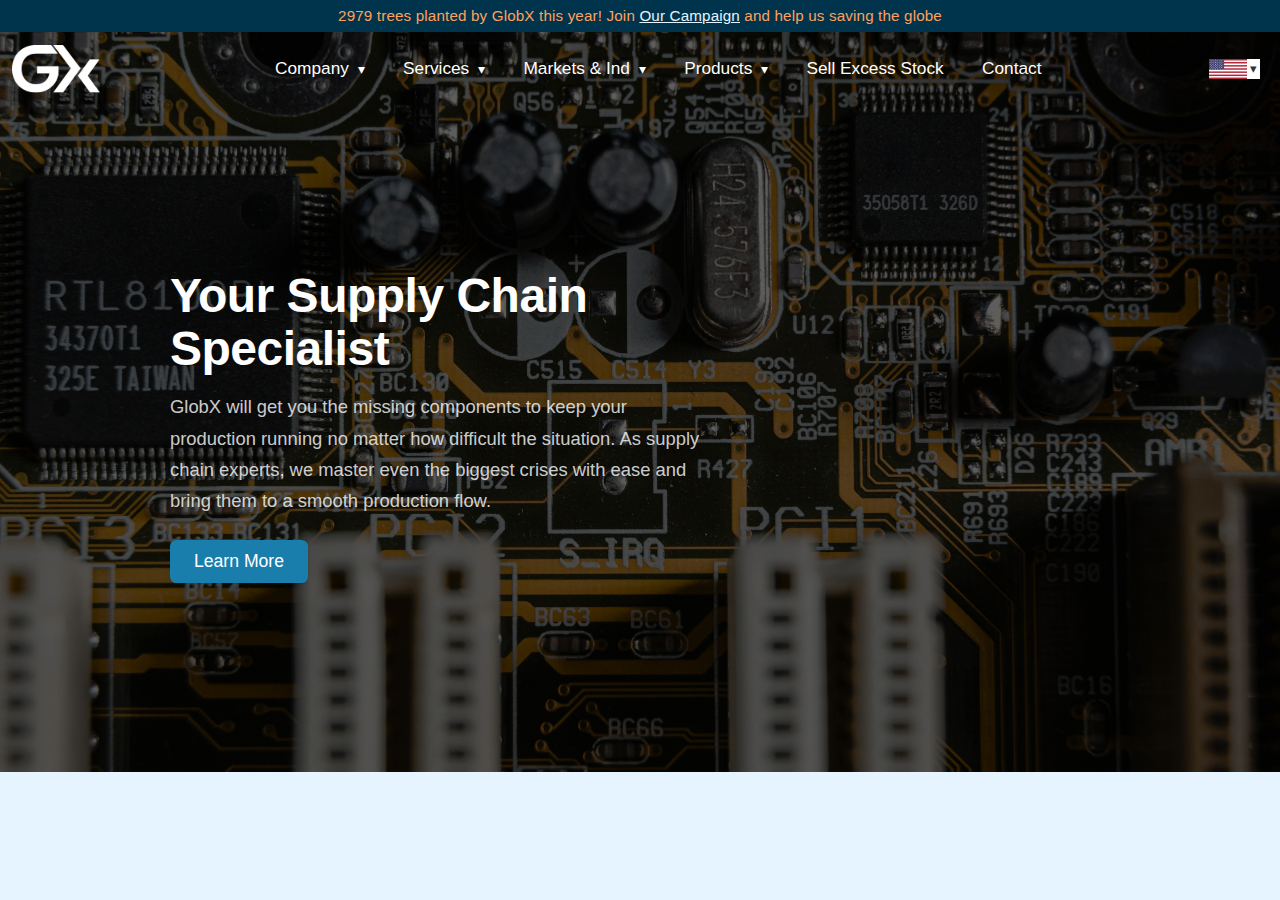
<file: index.html>
<!DOCTYPE html>
<html lang="en">
<head>
  <meta charset="UTF-8">
  <meta http-equiv="X-UA-Compatible" content="IE=edge">
  <meta name="viewport" content="width=device-width, initial-scale=1.0">
  <title>Globx Project</title>
  <link rel="icon" href="favicon.ico">
  <!-- Bootstrap CSS -->
  <link href="https://cdn.jsdelivr.net/npm/bootstrap@5.3.2/dist/css/bootstrap.min.css" rel="stylesheet">
  <!-- Custom CSS -->
  <link rel="stylesheet" href="styles.css">
</head>
<body>
  <!-- Top Bar -->
  <div class="gx-top-bar text-center py-1 px-2">
    <span class="gx-top-bar-text">2979 trees planted by GlobX this year! Join <a href="#" class="gx-top-bar-link">Our Campaign</a> and help us saving the globe</span>
  </div>

  <!-- Header/Navbar -->
  <nav class="navbar navbar-expand-lg gx-navbar py-3">
    <div class="container align-items-center">
      <!-- Logo -->
      <a class="navbar-brand d-flex align-items-center gx-logo" href="#">
        <img src="./assets/logo.png" alt="GX Logo" height="48"/>
      </a>
      <!-- Nav Links -->
      <div class="collapse navbar-collapse justify-content-center" id="navbarNav">
        <ul class="navbar-nav gx-nav-links">
          <li class="nav-item"><a class="nav-link" href="#">Company <span class="ms-1">&#9662;</span></a></li>
          <li class="nav-item"><a class="nav-link" href="#">Services <span class="ms-1">&#9662;</span></a></li>
          <li class="nav-item"><a class="nav-link" href="#">Markets & Ind <span class="ms-1">&#9662;</span></a></li>
          <li class="nav-item"><a class="nav-link" href="#">Products <span class="ms-1">&#9662;</span></a></li>
          <li class="nav-item"><a class="nav-link" href="#">Sell Excess Stock</a></li>
          <li class="nav-item"><a class="nav-link" href="#">Contact</a></li>
        </ul>
      </div>
      <!-- Flag Selector -->
      <div class="gx-flag-selector d-flex align-items-center ms-auto">
        <button class="btn btn-light gx-flag-btn px-2 py-1 d-flex align-items-center">
          <img src="./assets/us-flag-small.jpg" alt="US Flag" height="20" />
          <span class="gx-flag-chevron">&#9662;</span>
        </button>
      </div>
    </div>
  </nav>

  <!-- Hero Section -->
  <section class="gx-hero position-relative d-flex align-items-center">
    <!-- Background Image & Overlay -->
    <div class="gx-hero-bg"></div>
    <div class="gx-hero-overlay"></div>
    <div class="container gx-hero-content position-relative z-2">
      <div class="row align-items-center">
        <!-- Left: Text & Arrows -->
        <div class="col-lg-7 col-md-12 gx-hero-left position-relative">
          <!-- Decorative Arrows -->
          <div class="gx-arrows position-absolute">
            <svg width="120" height="80" viewBox="0 0 120 80" fill="none" xmlns="http://www.w3.org/2000/svg">
              <polyline points="10,40 50,10 50,70 10,40" stroke="white" stroke-width="4" fill="none"/>
              <polyline points="60,40 100,10 100,70 60,40" stroke="white" stroke-width="4" fill="none"/>
            </svg>
          </div>
          <!-- Main Heading -->
          <h1 class="gx-hero-title fw-bold text-white mb-3">Your Supply Chain Specialist</h1>
          <!-- Subtext -->
          <p class="gx-hero-subtext mb-4">GlobX will get you the missing components to keep your production running no matter how difficult the situation. As supply chain experts, we master even the biggest crises with ease and bring them to a smooth production flow.</p>
          <!-- Learn More Button -->
          <a href="#" class="btn gx-btn-primary px-4 py-2">Learn More</a>
        </div>
        <!-- Right: (Sidebar will go here later) -->
        <div class="col-lg-5 col-md-12 gx-hero-right"></div>
      </div>
    </div>
  </section>

  <!-- Bootstrap JS Bundle (with Popper) -->
  <script src="https://cdn.jsdelivr.net/npm/bootstrap@5.3.2/dist/js/bootstrap.bundle.min.js"></script>
</body>
</html>
</file>
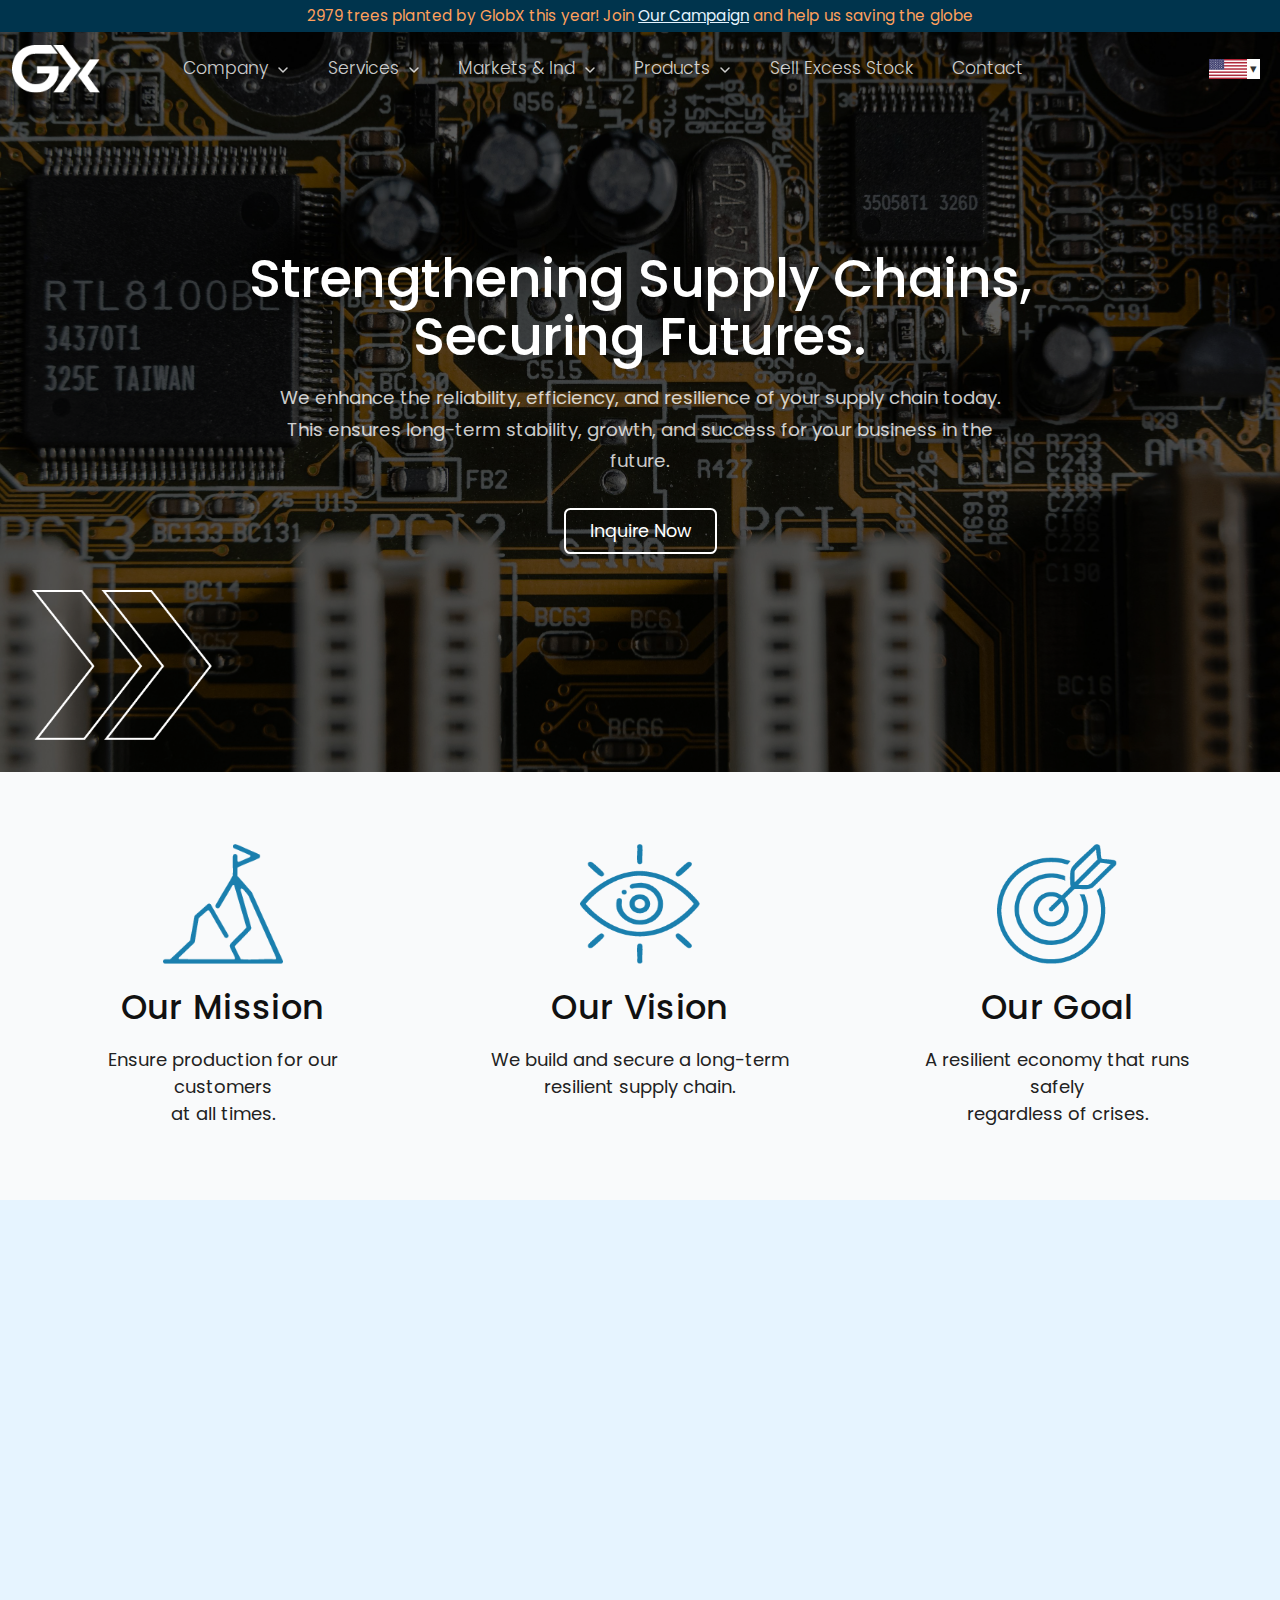
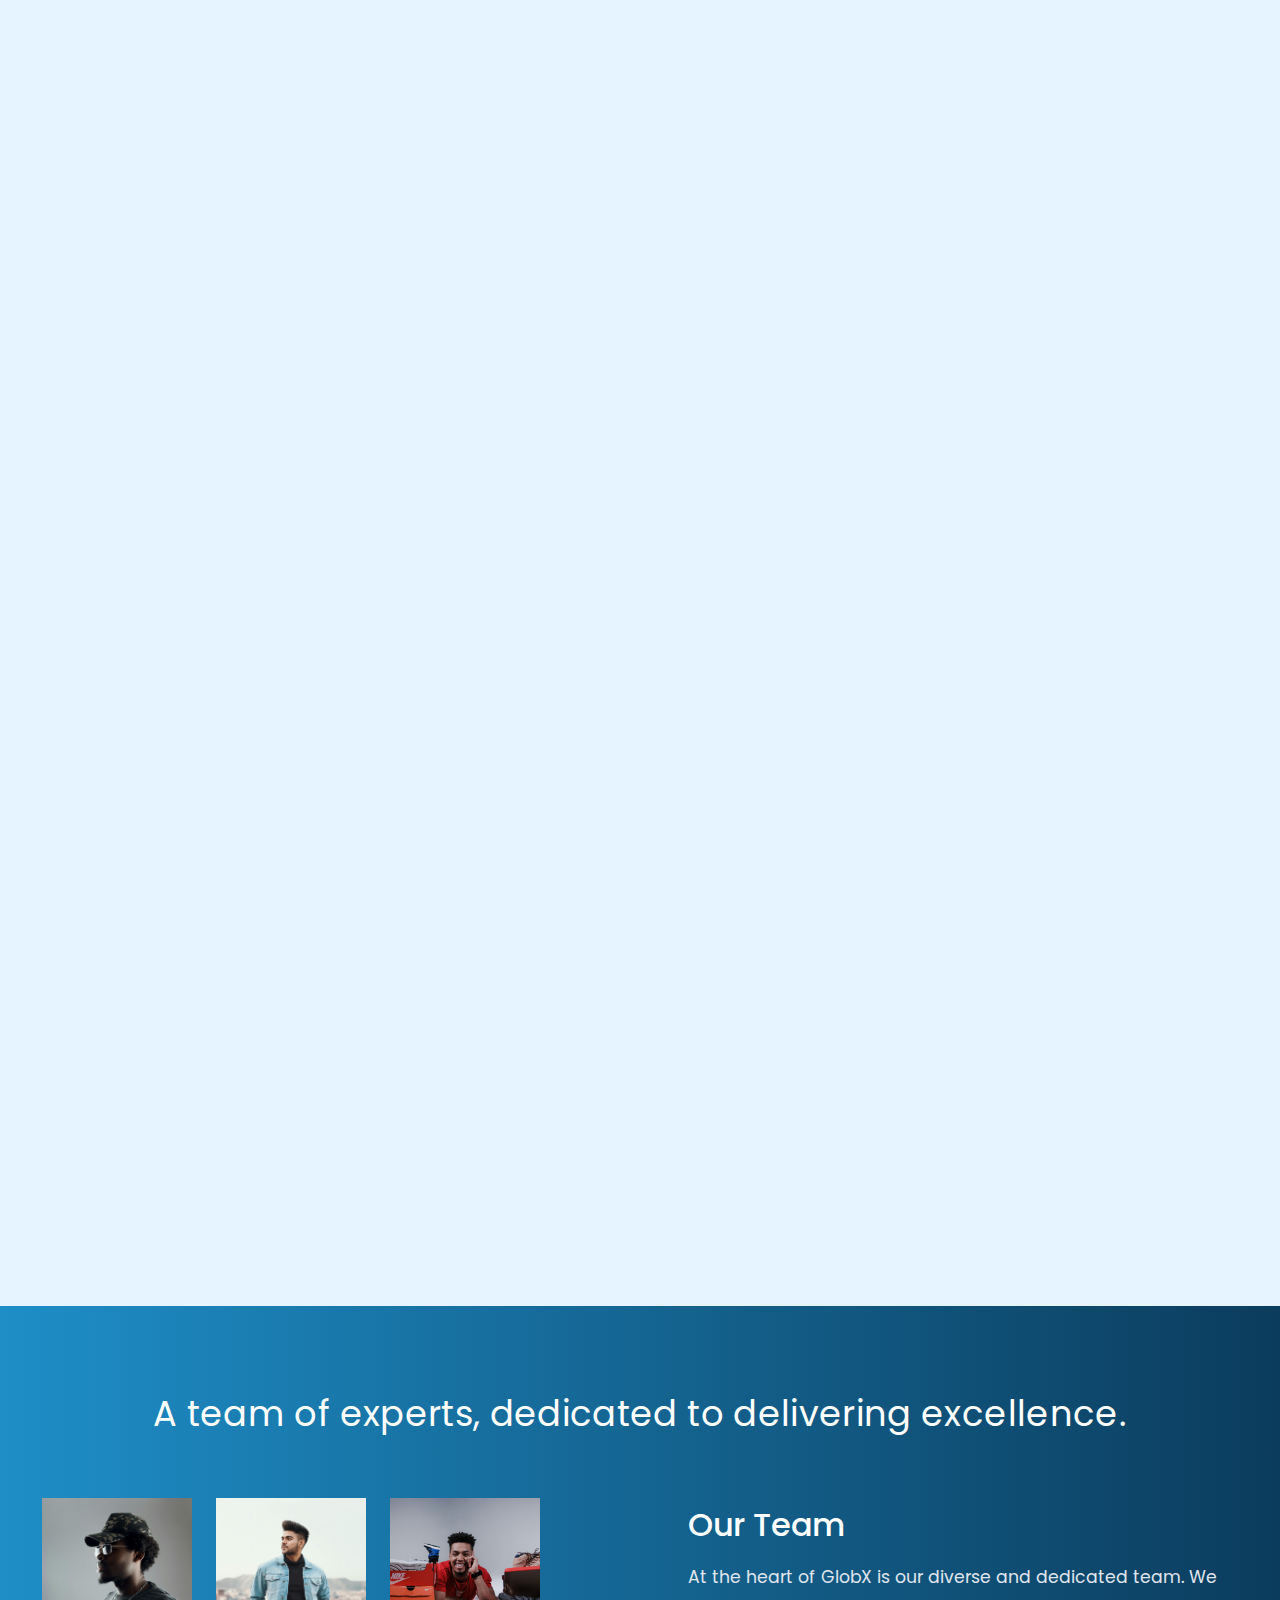
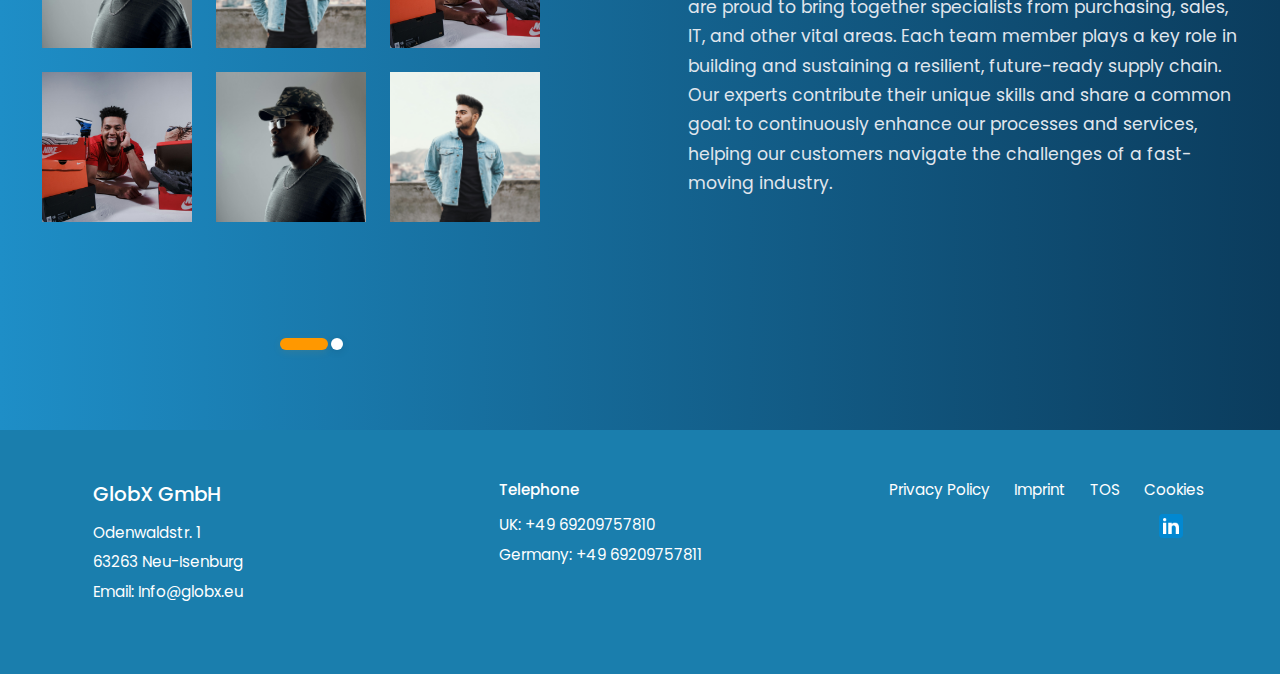
<file: about-us/index.html>
<!DOCTYPE html>
<html lang="en">
<head>
  <meta charset="UTF-8">
  <meta http-equiv="X-UA-Compatible" content="IE=edge">
  <meta name="viewport" content="width=device-width, initial-scale=1.0">
  <title>Strengthening Supply Chains | GlobX</title>
  <link rel="icon" href="../favicon.ico">
  <!-- Bootstrap CSS -->
  <link href="https://cdn.jsdelivr.net/npm/bootstrap@5.3.2/dist/css/bootstrap.min.css" rel="stylesheet">
  <!-- Custom CSS (reuse home page styles) -->
  <link rel="stylesheet" href="../base.css">
  <link rel="stylesheet" href="../shared-utilities.css">
  <link rel="stylesheet" href="../hero.css">
  <link rel="stylesheet" href="../footer.css">
  <link rel="stylesheet" href="./about-us.css">
</head>
<body class="hero-landing-page">
  <!-- Top Bar (Announcement) -->
  <div class="gx-top-bar text-center py-1 px-2">
    <span class="gx-top-bar-text">2979 trees planted by GlobX this year! Join <a href="#" class="gx-top-bar-link">Our Campaign</a> and help us saving the globe</span>
  </div>

  <!-- Header/Navbar -->
  <nav class="navbar navbar-expand-lg gx-navbar py-3">
    <div class="container align-items-center">
      <!-- Logo -->
      <a class="navbar-brand d-flex align-items-center gx-logo" href="#">
        <img src="../assets/logo.png" alt="GX Logo" height="48"/>
      </a>
      <!-- Navbar Toggler for Mobile -->
      <button class="navbar-toggler ms-auto" type="button" data-bs-toggle="collapse" data-bs-target="#navbarNav" aria-controls="navbarNav" aria-expanded="false" aria-label="Toggle navigation">
        <span class="navbar-toggler-icon"></span>
      </button>
      <!-- Nav Links and Flag Selector -->
      <div class="collapse navbar-collapse justify-content-between" id="navbarNav">
        <ul class="navbar-nav gx-nav-links">
          <li class="nav-item"><a class="nav-link" href="#">Company <span class="ms-1 align-middle gx-chevron"><svg width="12" height="8" viewBox="0 0 12 8" fill="none" xmlns="http://www.w3.org/2000/svg"><polyline points="2,2 6,6 10,2" stroke="currentColor" stroke-width="1.5" fill="none" stroke-linecap="round" stroke-linejoin="round"/></svg></span></a></li>
          <li class="nav-item"><a class="nav-link" href="#">Services <span class="ms-1 align-middle gx-chevron"><svg width="12" height="8" viewBox="0 0 12 8" fill="none" xmlns="http://www.w3.org/2000/svg"><polyline points="2,2 6,6 10,2" stroke="currentColor" stroke-width="1.5" fill="none" stroke-linecap="round" stroke-linejoin="round"/></svg></span></a></li>
          <li class="nav-item"><a class="nav-link" href="#">Markets & Ind <span class="ms-1 align-middle gx-chevron"><svg width="12" height="8" viewBox="0 0 12 8" fill="none" xmlns="http://www.w3.org/2000/svg"><polyline points="2,2 6,6 10,2" stroke="currentColor" stroke-width="1.5" fill="none" stroke-linecap="round" stroke-linejoin="round"/></svg></span></a></li>
          <li class="nav-item"><a class="nav-link" href="#">Products <span class="ms-1 align-middle gx-chevron"><svg width="12" height="8" viewBox="0 0 12 8" fill="none" xmlns="http://www.w3.org/2000/svg"><polyline points="2,2 6,6 10,2" stroke="currentColor" stroke-width="1.5" fill="none" stroke-linecap="round" stroke-linejoin="round"/></svg></span></a></li>
          <li class="nav-item"><a class="nav-link" href="#">Sell Excess Stock</a></li>
          <li class="nav-item"><a class="nav-link" href="#">Contact</a></li>
        </ul>
        <!-- Flag Selector -->
        <div class="gx-flag-selector d-flex align-items-center ms-lg-3 mt-3 mt-lg-0">
          <button class="btn btn-light gx-flag-btn px-2 py-1 d-flex align-items-center">
            <img src="../assets/us-flag-small.jpg" alt="US Flag" height="20" />
            <span class="gx-flag-chevron">&#9662;</span>
          </button>
        </div>
      </div>
    </div>
  </nav>

  <!-- Hero Section -->
  <section class="gx-hero position-relative d-flex align-items-center justify-content-center">
    <!-- Background Image & Overlay -->
    <div class="gx-hero-bg"></div>
    <div class="gx-hero-overlay"></div>
    <div class="container gx-hero-content position-relative z-2 d-flex flex-column align-items-center justify-content-center" style="min-height: 70vh;">
      <h1 class="gx-hero-title fw-medium mb-3 text-center">Strengthening Supply Chains,<br>Securing Futures.</h1>
      <p class="gx-hero-subtext mb-4 text-center">We enhance the reliability, efficiency, and resilience of your supply chain today.<br>This ensures long-term stability, growth, and success for your business in the future.</p>
      <a href="#" class="btn gx-btn-primary gx-btn-ghost px-4 py-2 mt-2">Inquire Now</a>
    </div>
    <!-- Decorative Chevron (bottom left) -->
    <div class="gx-arrows position-absolute" style="left: 2.5vw; bottom: 2.5vw;">
      <img src="../assets/hero-arrow.png" alt="Decorative Arrows" width="180" height="150" />
    </div>
  </section>

  <!-- Values Section: Mission, Vision, Goal -->
  <section class="gx-values-section py-6 gx-reveal-section">
    <div class="container gx-values-row gx-reveal-content">
      <!-- Mission -->
      <div class="gx-value-col d-flex flex-column align-items-center text-center gx-reveal-grid-item">
        <img src="../assets/about-us/value-2.png" alt="Mission Icon" class="gx-value-icon mb-4" width="140" height="140" loading="lazy" />
        <h3 class="gx-value-title">Our Mission</h3>
        <p class="gx-value-desc">Ensure production for our customers<br>at all times.</p>
      </div>
      <!-- Vision -->
      <div class="gx-value-col d-flex flex-column align-items-center text-center gx-reveal-grid-item">
        <img src="../assets/about-us/value-1.png" alt="Vision Icon" class="gx-value-icon mb-4" width="140" height="140" loading="lazy" />
        <h3 class="gx-value-title">Our Vision</h3>
        <p class="gx-value-desc">We build and secure a long-term<br>resilient supply chain.</p>
      </div>
      <!-- Goal -->
      <div class="gx-value-col d-flex flex-column align-items-center text-center gx-reveal-grid-item">
        <img src="../assets/about-us/value-3.png" alt="Goal Icon" class="gx-value-icon mb-4" width="140" height="140" loading="lazy" />
        <h3 class="gx-value-title">Our Goal</h3>
        <p class="gx-value-desc">A resilient economy that runs safely<br>regardless of crises.</p>
      </div>
    </div>
  </section>

  <!-- What We Do Section -->
  <section class="gx-what-we-do-section gx-reveal-section">
    <div class="container gx-wwd-row">
      <!-- Left: Chevron Visual -->
      <div class="gx-wwd-visual gx-reveal-slide-left">
        <img src="../assets/about-us/chevron.png" alt="Chevron Outline" class="gx-wwd-chevron-outline" loading="lazy" />
        <img src="../assets/about-us/chevron-masked.png" alt="Chevron Masked Photo" class="gx-wwd-chevron-masked" loading="lazy" />
      </div>
      <!-- Right: Text Content -->
      <div class="gx-wwd-content gx-reveal-slide-right">
        <h2 class="gx-wwd-title">What we do</h2>
        <p class="gx-wwd-body">GlobX is your trusted global sourcing partner, delivering innovative supply chain and procurement solutions for the electronics industry.</p>
        <p class="gx-wwd-body">We seamlessly integrate component sourcing, franchise distribution, and aftermarket services with deep open-market expertise. With GlobX, you gain the advantage of our extensive international network of reliable suppliers and strategic partners — ensuring quality, flexibility, and competitive pricing at every stage of your supply chain.</p>
        <a href="#" class="btn gx-btn-primary gx-wwd-btn mt-3">Inquire Now</a>
      </div>
    </div>
  </section>

  <!-- Certifications Section -->
  <section class="gx-certifications-section gx-section-common gx-section-common--white gx-reveal-section">
    <div class="container">
      <!-- Section Header -->
      <div class="gx-section-header-common mb-4 gx-reveal-content">
        <div class="gx-section-label-common gx-section-label-common--medium">Certifications</div>
        <h2 class="gx-section-headline-common gx-section-headline-common--medium">Certifications and Membership</h2>
      </div>
      <!-- Scrollable Card Row -->
      <div class="gx-certifications-scroll owl-carousel gx-reveal-content gx-reveal-delay-1">
        <a href="#" class="gx-cert-card" aria-label="View Certificate">
          <div class="gx-cert-card-logo">
            <img src="../assets/about-us/certification.jpg" alt="Certification Logo" loading="lazy" />
          </div>
          <div class="gx-cert-card-btn">View Certificate</div>
        </a>
        <a href="#" class="gx-cert-card" aria-label="View Certificate">
          <div class="gx-cert-card-logo">
            <img src="../assets/about-us/certification.jpg" alt="Certification Logo" loading="lazy" />
          </div>
          <div class="gx-cert-card-btn">View Certificate</div>
        </a>
        <a href="#" class="gx-cert-card" aria-label="View Certificate">
          <div class="gx-cert-card-logo">
            <img src="../assets/about-us/certification.jpg" alt="Certification Logo" loading="lazy" />
          </div>
          <div class="gx-cert-card-btn">View Certificate</div>
        </a>
        <a href="#" class="gx-cert-card" aria-label="View Certificate">
          <div class="gx-cert-card-logo">
            <img src="../assets/about-us/certification.jpg" alt="Certification Logo" loading="lazy" />
          </div>
          <div class="gx-cert-card-btn">View Certificate</div>
        </a>
        <a href="#" class="gx-cert-card" aria-label="View Certificate">
          <div class="gx-cert-card-logo">
            <img src="../assets/about-us/certification.jpg" alt="Certification Logo" loading="lazy" />
          </div>
          <div class="gx-cert-card-btn">View Certificate</div>
        </a>
        <a href="#" class="gx-cert-card" aria-label="View Certificate">
          <div class="gx-cert-card-logo">
            <img src="../assets/about-us/certification.jpg" alt="Certification Logo" loading="lazy" />
          </div>
          <div class="gx-cert-card-btn">View Certificate</div>
        </a>
        <a href="#" class="gx-cert-card" aria-label="View Certificate">
          <div class="gx-cert-card-logo">
            <img src="../assets/about-us/certification.jpg" alt="Certification Logo" loading="lazy" />
          </div>
          <div class="gx-cert-card-btn">View Certificate</div>
        </a>
        <a href="#" class="gx-cert-card" aria-label="View Certificate">
          <div class="gx-cert-card-logo">
            <img src="../assets/about-us/certification.jpg" alt="Certification Logo" loading="lazy" />
          </div>
          <div class="gx-cert-card-btn">View Certificate</div>
        </a>
      </div>
    </div>
  </section>

  <!-- Track Record Section -->
  <section class="gx-track-record-section gx-section-common gx-section-common--white gx-reveal-section">
    <div class="container">
      <!-- Header Section -->
      <div class="row gx-track-record-header gx-reveal-content">
        <div class="col-lg-6">
          <div class="gx-section-label-common gx-section-label-common--medium">Track Record</div>
          <h2 class="gx-section-headline-common gx-section-headline-common--medium">Our Domain Experience and Track Record</h2>
        </div>
      </div>
      <div class="row gx-reveal-content gx-reveal-delay-1">
        <div class="col-lg-6">
          <p class="gx-track-record-description">
            GlobX connects businesses to the right suppliers across cultures and languages—driven by passion and backed by years of industry expertise, ensuring every partnership is built on trust and performance.
          </p>
        </div>
      </div>
      
      <!-- Statistics Grid -->
      <div class="gx-track-record-grid">
        <!-- Satisfaction Stat -->
        <div class="gx-track-record-stat gx-reveal-grid-item">
          <div class="gx-track-record-stat-number" data-count="98">98%</div>
          <div class="gx-track-record-stat-label">satisfaction</div>
        </div>
        
        <!-- Customers Stat -->
        <div class="gx-track-record-stat gx-reveal-grid-item">
          <div class="gx-track-record-stat-number" data-count="500">500+</div>
          <div class="gx-track-record-stat-label">customers</div>
        </div>
        
        <!-- Years Stat -->
        <div class="gx-track-record-stat gx-reveal-grid-item">
          <div class="gx-track-record-stat-number" data-count="12">12+</div>
          <div class="gx-track-record-stat-label">years in industry</div>
        </div>
      </div>
    </div>
  </section>

  <!-- Team Section (matches reference image) -->
  <section class="gx-team-section gx-section-common gx-section-common--gradient">
    <div class="container gx-team-container">
      <!-- Top Tagline -->
      <div class="gx-team-tagline">A team of experts, dedicated to delivering excellence.</div>
      <!-- Central Content Area -->
      <div class="gx-team-content-row">
        <!-- Team Content Container -->
        <div class="gx-team-content-container">
          <!-- Team Pane 1 (Active) -->
          <div class="gx-team-pane gx-team-pane-active" id="team-1">
            <!-- Left: 3x2 Image Grid -->
            <div class="gx-team-image-grid">
              <img src="../assets/about-us/member-1.jpg" alt="Team Member 1" class="gx-team-member-img" />
              <img src="../assets/about-us/member-2.jpg" alt="Team Member 2" class="gx-team-member-img" />
              <img src="../assets/about-us/member-3.jpg" alt="Team Member 3" class="gx-team-member-img" />
              <img src="../assets/about-us/member-3.jpg" alt="Team Member 6" class="gx-team-member-img" />
              <img src="../assets/about-us/member-1.jpg" alt="Team Member 4" class="gx-team-member-img" />
              <img src="../assets/about-us/member-2.jpg" alt="Team Member 5" class="gx-team-member-img" />
            </div>
            <!-- Right: Text Block -->
            <div class="gx-team-text-block">
              <h2 class="gx-team-heading">Our Team</h2>
              <p class="gx-team-description">
                At the heart of GlobX is our diverse and dedicated team. We are proud to bring together specialists from purchasing, sales, IT, and other vital areas. Each team member plays a key role in building and sustaining a resilient, future-ready supply chain. Our experts contribute their unique skills and share a common goal: to continuously enhance our processes and services, helping our customers navigate the challenges of a fast-moving industry.
              </p>
            </div>
          </div>
          
          <!-- Team Pane 2 (Inactive) -->
          <div class="gx-team-pane" id="team-2">
            <!-- Left: 3x2 Image Grid (Different arrangement) -->
            <div class="gx-team-image-grid">
              <img src="../assets/about-us/member-2.jpg" alt="Team Member 2" class="gx-team-member-img" />
              <img src="../assets/about-us/member-3.jpg" alt="Team Member 3" class="gx-team-member-img" />
              <img src="../assets/about-us/member-1.jpg" alt="Team Member 1" class="gx-team-member-img" />
              <img src="../assets/about-us/member-1.jpg" alt="Team Member 4" class="gx-team-member-img" />
              <img src="../assets/about-us/member-2.jpg" alt="Team Member 5" class="gx-team-member-img" />
              <img src="../assets/about-us/member-3.jpg" alt="Team Member 6" class="gx-team-member-img" />
            </div>
            <!-- Right: Text Block -->
            <div class="gx-team-text-block">
              <h2 class="gx-team-heading">Our Leadership</h2>
              <p class="gx-team-description">
                Our leadership team brings decades of combined experience in supply chain management and global sourcing. With backgrounds spanning multiple industries and continents, we understand the unique challenges that businesses face in today's interconnected world. Our collaborative approach ensures that every decision is made with our clients' success in mind, driving innovation and delivering exceptional results.
              </p>
            </div>
          </div>
        </div>
      </div>
      <!-- Pagination Control -->
      <div class="gx-team-pagination">
        <span class="gx-team-pagination-pill" data-team="1"></span>
        <span class="gx-team-pagination-dot" data-team="2"></span>
      </div>
    </div>
  </section>
    <!-- Footer -->
    <footer class="gx-footer">
      <div class="container">
        <div class="row justify-content-around">
          <!-- Left Column: Company Contact Information -->
          <div class="col-lg-3 col-md-4 col-sm-6 gx-footer-col">
            <div class="gx-footer-company">
              <div class="gx-footer-company-name">GlobX GmbH</div>
              <div class="gx-footer-address">Odenwaldstr. 1</div>
              <div class="gx-footer-city">63263 Neu-Isenburg</div>
              <div class="gx-footer-email">Email: Info@globx.eu</div>
            </div>
          </div>
          
          <!-- Middle Column: Telephone Numbers -->
          <div class="col-lg-3 col-md-4 col-sm-6 gx-footer-col">
            <div class="gx-footer-telephone">
              <div class="gx-footer-telephone-title">Telephone</div>
              <div class="gx-footer-phone">UK: +49 69209757810</div>
              <div class="gx-footer-phone">Germany: +49 69209757811</div>
            </div>
          </div>
          
          <!-- Right Column: Legal Links and Social Media -->
          <div class="col-lg-3 col-md-4 col-sm-6 gx-footer-col">
            <div class="gx-footer-links">
              <div class="gx-footer-legal-links">
                <a href="#" class="gx-footer-link">Privacy Policy</a>
                <a href="#" class="gx-footer-link">Imprint</a>
                <a href="#" class="gx-footer-link">TOS</a>
                <a href="#" class="gx-footer-link">Cookies</a>
              </div>
              <div class="gx-footer-social">
                <a href="#" class="gx-footer-linkedin" aria-label="LinkedIn">
                  <img src="../assets/linkedin-icon.png" alt="LinkedIn" width="32" height="32" />
                </a>
              </div>
            </div>
          </div>
        </div>
      </div>
  </footer>

  <!-- Bootstrap JS Bundle (with Popper) -->
  <script src="https://cdn.jsdelivr.net/npm/bootstrap@5.3.2/dist/js/bootstrap.bundle.min.js"></script>
  <script src="../testimonials.js"></script>
  <script src="../scroll-reveal.js"></script>
  <script src="../infinite-scroll.js"></script>
  <script src="./about-us.js"></script>
  <script src="../services-illustration-scroll.js"></script>
</body>
</html>
</file>
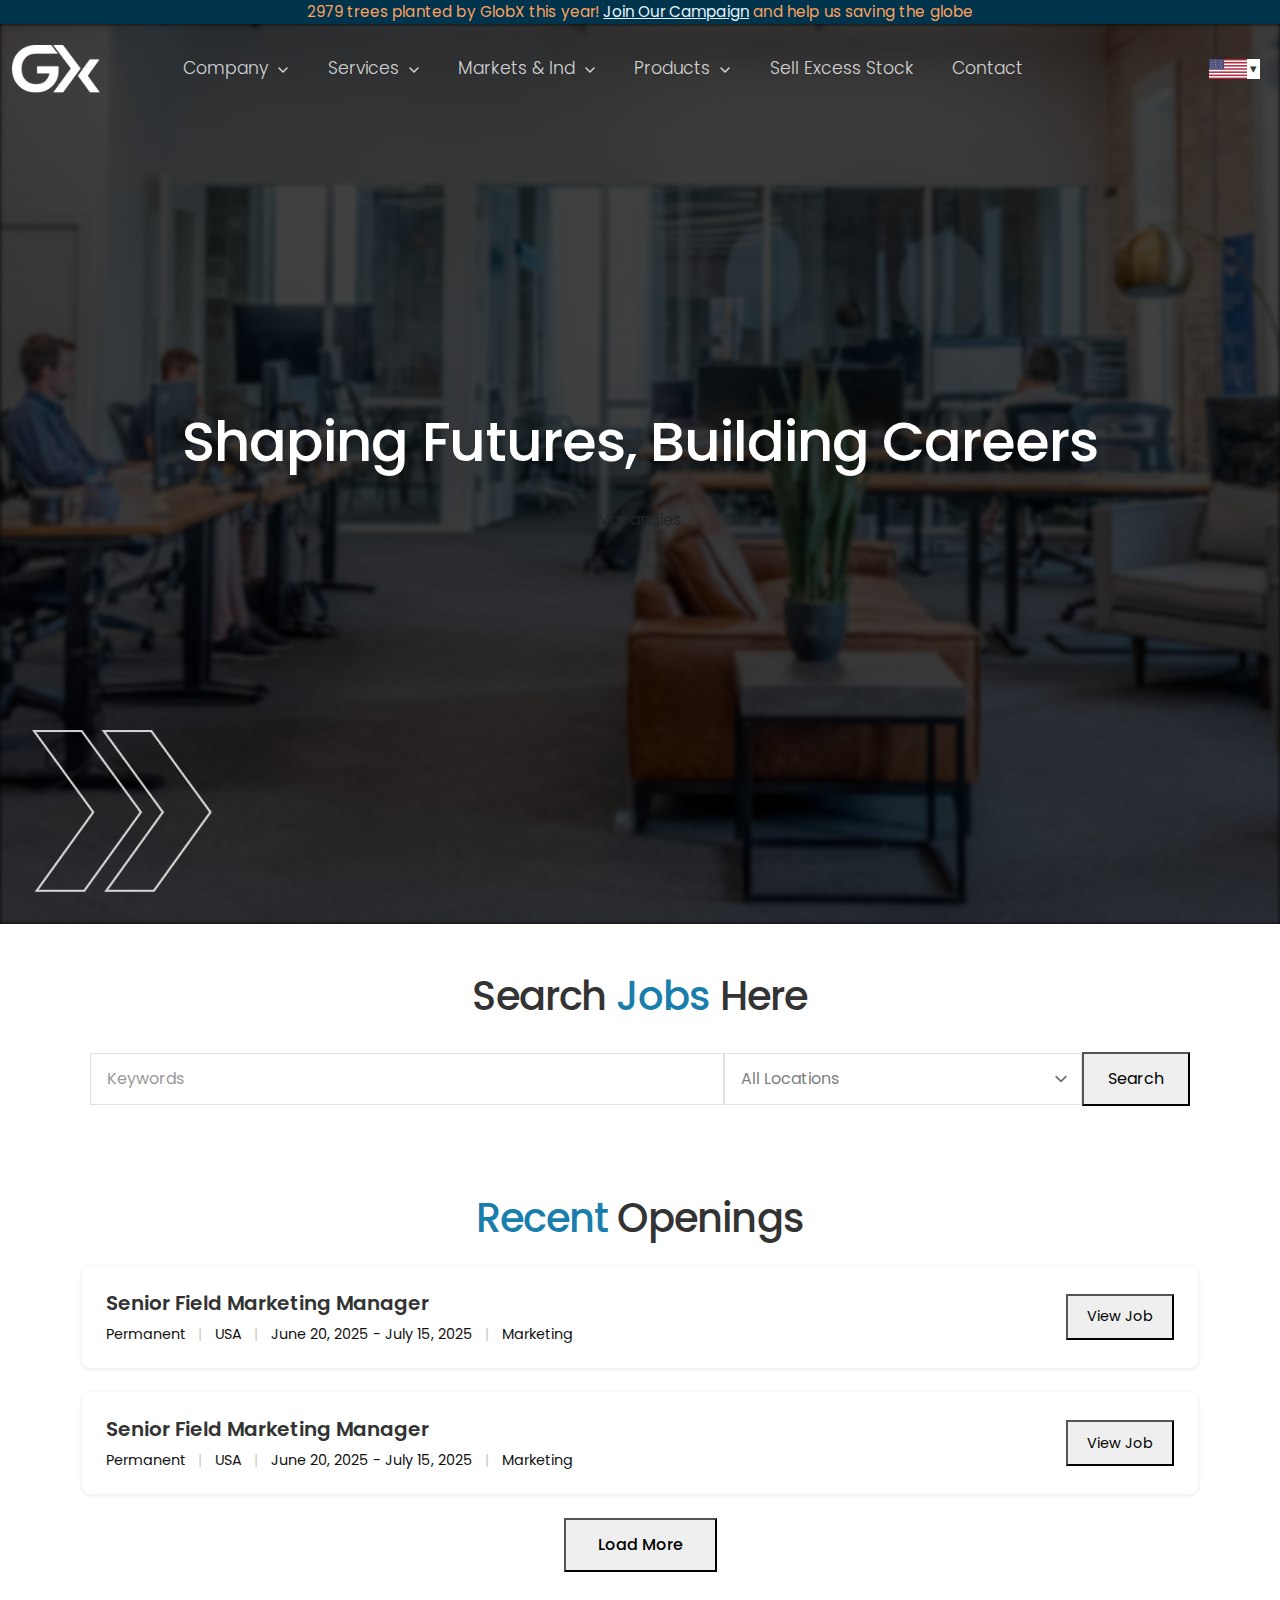
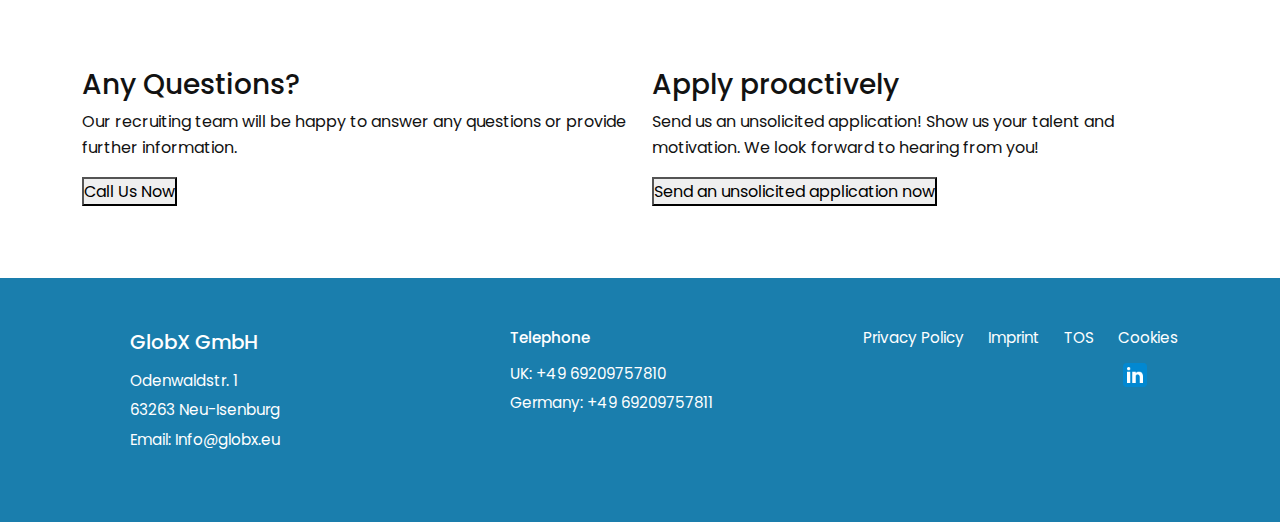
<file: careers/index.html>
<!DOCTYPE html>
<html lang="en">
<head>
    <meta charset="UTF-8">
    <meta name="viewport" content="width=device-width, initial-scale=1.0">
    <title>Careers - GlobX</title>
    
    <!-- Bootstrap CSS -->
    <link href="https://cdn.jsdelivr.net/npm/bootstrap@5.3.0/dist/css/bootstrap.min.css" rel="stylesheet">
    
    <!-- Custom CSS -->
    <link rel="stylesheet" href="../base.css">
    <link rel="stylesheet" href="../shared-utilities.css">
    <link rel="stylesheet" href="careers.css">
    <link rel="stylesheet" href="../footer.css">

    
    <!-- Font Awesome -->
    <link rel="stylesheet" href="https://cdnjs.cloudflare.com/ajax/libs/font-awesome/6.4.0/css/all.min.css">
</head>
<body>
    <!-- Top Bar -->
    <div class="gx-top-bar">
        <div class="container">
            <div class="row align-items-center">
                <div class="col-12 text-center">
                    <p class="gx-top-bar-text mb-0">
                        2979 trees planted by GlobX this year! 
                        <a href="#" class="gx-top-bar-link">Join Our Campaign</a> 
                        and help us saving the globe
                    </p>
                </div>
            </div>
        </div>
    </div>

      <!-- Header/Navbar -->
  <nav class="navbar navbar-expand-lg gx-navbar py-3">
    <div class="container align-items-center">
      <!-- Logo -->
      <a class="navbar-brand d-flex align-items-center gx-logo" href="#">
        <img src="../assets/logo.png" alt="GX Logo" height="48"/>
      </a>
      <!-- Navbar Toggler for Mobile -->
      <button class="navbar-toggler ms-auto" type="button" data-bs-toggle="collapse" data-bs-target="#navbarNav" aria-controls="navbarNav" aria-expanded="false" aria-label="Toggle navigation">
        <span class="navbar-toggler-icon"></span>
      </button>
      <!-- Nav Links and Flag Selector -->
      <div class="collapse navbar-collapse justify-content-between" id="navbarNav">
        <ul class="navbar-nav gx-nav-links">
          <li class="nav-item"><a class="nav-link" href="#">Company <span class="ms-1 align-middle gx-chevron"><svg width="12" height="8" viewBox="0 0 12 8" fill="none" xmlns="http://www.w3.org/2000/svg"><polyline points="2,2 6,6 10,2" stroke="currentColor" stroke-width="1.5" fill="none" stroke-linecap="round" stroke-linejoin="round"/></svg></span></a></li>
          <li class="nav-item"><a class="nav-link" href="#">Services <span class="ms-1 align-middle gx-chevron"><svg width="12" height="8" viewBox="0 0 12 8" fill="none" xmlns="http://www.w3.org/2000/svg"><polyline points="2,2 6,6 10,2" stroke="currentColor" stroke-width="1.5" fill="none" stroke-linecap="round" stroke-linejoin="round"/></svg></span></a></li>
          <li class="nav-item"><a class="nav-link" href="#">Markets & Ind <span class="ms-1 align-middle gx-chevron"><svg width="12" height="8" viewBox="0 0 12 8" fill="none" xmlns="http://www.w3.org/2000/svg"><polyline points="2,2 6,6 10,2" stroke="currentColor" stroke-width="1.5" fill="none" stroke-linecap="round" stroke-linejoin="round"/></svg></span></a></li>
          <li class="nav-item"><a class="nav-link" href="#">Products <span class="ms-1 align-middle gx-chevron"><svg width="12" height="8" viewBox="0 0 12 8" fill="none" xmlns="http://www.w3.org/2000/svg"><polyline points="2,2 6,6 10,2" stroke="currentColor" stroke-width="1.5" fill="none" stroke-linecap="round" stroke-linejoin="round"/></svg></span></a></li>
          <li class="nav-item"><a class="nav-link" href="#">Sell Excess Stock</a></li>
          <li class="nav-item"><a class="nav-link" href="#">Contact</a></li>
        </ul>
        <!-- Flag Selector (move inside collapse for mobile) -->
        <div class="gx-flag-selector d-flex align-items-center ms-lg-3 mt-3 mt-lg-0">
          <button class="btn btn-light gx-flag-btn px-2 py-1 d-flex align-items-center">
            <img src="../assets/us-flag-small.jpg" alt="US Flag" height="20" />
            <span class="gx-flag-chevron">&#9662;</span>
          </button>
        </div>
      </div>
    </div>
  </nav>

    <!-- Hero Section -->
    <section class="gx-careers-hero position-relative d-flex align-items-center">
        <!-- Background Image -->
        <div class="gx-careers-bg"></div>
        
        <!-- Dark Overlay -->
        <div class="gx-careers-overlay"></div>
        
        <!-- Hero Content -->
        <div class="container gx-careers-content position-relative z-2">
            <div class="row justify-content-center">
                <div class="col-lg-12 col-md-10 text-center">
                    <h1 class="gx-careers-title mb-4">Shaping Futures, Building Careers</h1>
                    <div class="gx-careers-cta">
                        <a href="#" class="btn gx-btn-primary px-4 py-2">Vacancies</a>
                    </div>
                </div>
            </div>
        </div>
        
        <!-- Decorative Arrows -->
        <div class="gx-careers-arrows gx-arrows position-absolute">
            <img src="../assets/hero-arrow.png" alt="Decorative Arrows" width="180" height="150" />
        </div>
    </section>

    <!-- Job Search and Listings Section -->
    <section class="gx-job-search-section gx-section-common gx-section-common--white py-5">
        <div class="container">
            <!-- Search Section -->
            <div class="gx-search-section text-center mb-5">
                <h2 class="gx-search-heading mb-4">
                    Search <span class="gx-search-highlight">Jobs</span> Here
                </h2>
                
                <div class="gx-search-form">
                    <div class="row justify-content-center">
                        <div class="col-lg-12">
                            <div class="gx-search-form-container">
                                <div class="gx-search-input-group">
                                    <input type="text" class="gx-search-input" placeholder="Keywords">
                                    <select class="gx-search-dropdown">
                                        <option value="">All Locations</option>
                                        <option value="usa">USA</option>
                                        <option value="europe">Europe</option>
                                        <option value="asia">Asia</option>
                                    </select>
                                    <button class="gx-search-btn gx-btn-primary">Search</button>
                                </div>
                            </div>
                        </div>
                    </div>
                </div>
            </div>

            <!-- Job Listings Section -->
            <div class="gx-listings-section">
                <h3 class="gx-listings-heading text-center mb-4">
                    <span class="gx-listings-highlight">Recent</span> Openings
                </h3>
                
                <div class="gx-job-cards-container">
                    <!-- Job Card 1 -->
                    <div class="gx-job-card">
                        <div class="gx-job-card-content">
                            <div class="gx-job-info">
                                <h4 class="gx-job-title">Senior Field Marketing Manager</h4>
                                <div class="gx-job-meta">
                                    <span>Permanent</span>
                                    <span class="gx-meta-separator">|</span>
                                    <span>USA</span>
                                    <span class="gx-meta-separator">|</span>
                                    <span>June 20, 2025 - July 15, 2025</span>
                                    <span class="gx-meta-separator">|</span>
                                    <span>Marketing</span>
                                </div>
                            </div>
                            <div class="gx-job-action">
                                <button class="gx-view-job-btn gx-save-globe-btn">View Job</button>
                            </div>
                        </div>
                    </div>

                    <!-- Job Card 2 -->
                    <div class="gx-job-card">
                        <div class="gx-job-card-content">
                            <div class="gx-job-info">
                                <h4 class="gx-job-title">Senior Field Marketing Manager</h4>
                                <div class="gx-job-meta">
                                    <span>Permanent</span>
                                    <span class="gx-meta-separator">|</span>
                                    <span>USA</span>
                                    <span class="gx-meta-separator">|</span>
                                    <span>June 20, 2025 - July 15, 2025</span>
                                    <span class="gx-meta-separator">|</span>
                                    <span>Marketing</span>
                                </div>
                            </div>
                            <div class="gx-job-action">
                                <button class="gx-view-job-btn gx-save-globe-btn">View Job</button>
                            </div>
                        </div>
                    </div>
                </div>

                <!-- Load More Button -->
                <div class="gx-load-more-container text-center mt-4">
                    <button class="gx-load-more-btn gx-btn-primary">Load More</button>
                </div>
            </div>
        </div>
    </section>

    <!-- Dual CTA Section -->
    <section class="gx-cta-section gx-section-common gx-section-common--white py-5">
        <div class="container">
            <div class="row">
                <!-- Left CTA Card -->
                <div class="col-lg-6 mb-4">
                    <div class="gx-cta-card gx-cta-card--blue">
                        <div class="gx-cta-content">
                            <h3 class="gx-cta-heading">Any Questions?</h3>
                            <p class="gx-cta-description">
                                Our recruiting team will be happy to answer any questions or provide further information.
                            </p>
                            <button class="gx-cta-btn gx-cta-btn--blue">Call Us Now</button>
                        </div>
                    </div>
                </div>

                <!-- Right CTA Card -->
                <div class="col-lg-6 mb-4">
                    <div class="gx-cta-card gx-cta-card--orange">
                        <div class="gx-cta-content">
                            <h3 class="gx-cta-heading">Apply proactively</h3>
                            <p class="gx-cta-description">
                                Send us an unsolicited application! Show us your talent and motivation. We look forward to hearing from you!
                            </p>
                            <button class="gx-cta-btn gx-cta-btn--orange">Send an unsolicited application now</button>
                        </div>
                    </div>
                </div>
            </div>
        </div>
    </section>

     <!-- Footer -->
  <footer class="gx-footer">
    <div class="container">
      <div class="row justify-content-around">
        <!-- Left Column: Company Contact Information -->
        <div class="col-lg-3 col-md-4 col-sm-6 gx-footer-col">
          <div class="gx-footer-company">
            <div class="gx-footer-company-name">GlobX GmbH</div>
            <div class="gx-footer-address">Odenwaldstr. 1</div>
            <div class="gx-footer-city">63263 Neu-Isenburg</div>
            <div class="gx-footer-email">Email: Info@globx.eu</div>
          </div>
        </div>
        
        <!-- Middle Column: Telephone Numbers -->
        <div class="col-lg-3 col-md-4 col-sm-6 gx-footer-col">
          <div class="gx-footer-telephone">
            <div class="gx-footer-telephone-title">Telephone</div>
            <div class="gx-footer-phone">UK: +49 69209757810</div>
            <div class="gx-footer-phone">Germany: +49 69209757811</div>
          </div>
        </div>
        
        <!-- Right Column: Legal Links and Social Media -->
        <div class="col-lg-3 col-md-4 col-sm-6 gx-footer-col">
          <div class="gx-footer-links">
            <div class="gx-footer-legal-links">
              <a href="#" class="gx-footer-link">Privacy Policy</a>
              <a href="#" class="gx-footer-link">Imprint</a>
              <a href="#" class="gx-footer-link">TOS</a>
              <a href="#" class="gx-footer-link">Cookies</a>
            </div>
            <div class="gx-footer-social">
              <a href="#" class="gx-footer-linkedin" aria-label="LinkedIn">
                <img src="../assets/linkedin-icon.png" alt="LinkedIn" width="32" height="32" />
              </a>
            </div>
          </div>
        </div>
      </div>
    </div>
  </footer>
    <!-- Bootstrap JS -->
    <script src="https://cdn.jsdelivr.net/npm/bootstrap@5.3.0/dist/js/bootstrap.bundle.min.js"></script>
    
    <!-- Custom JS -->
    <script src="../scroll-reveal.js"></script>
</body>
</html>
</file>
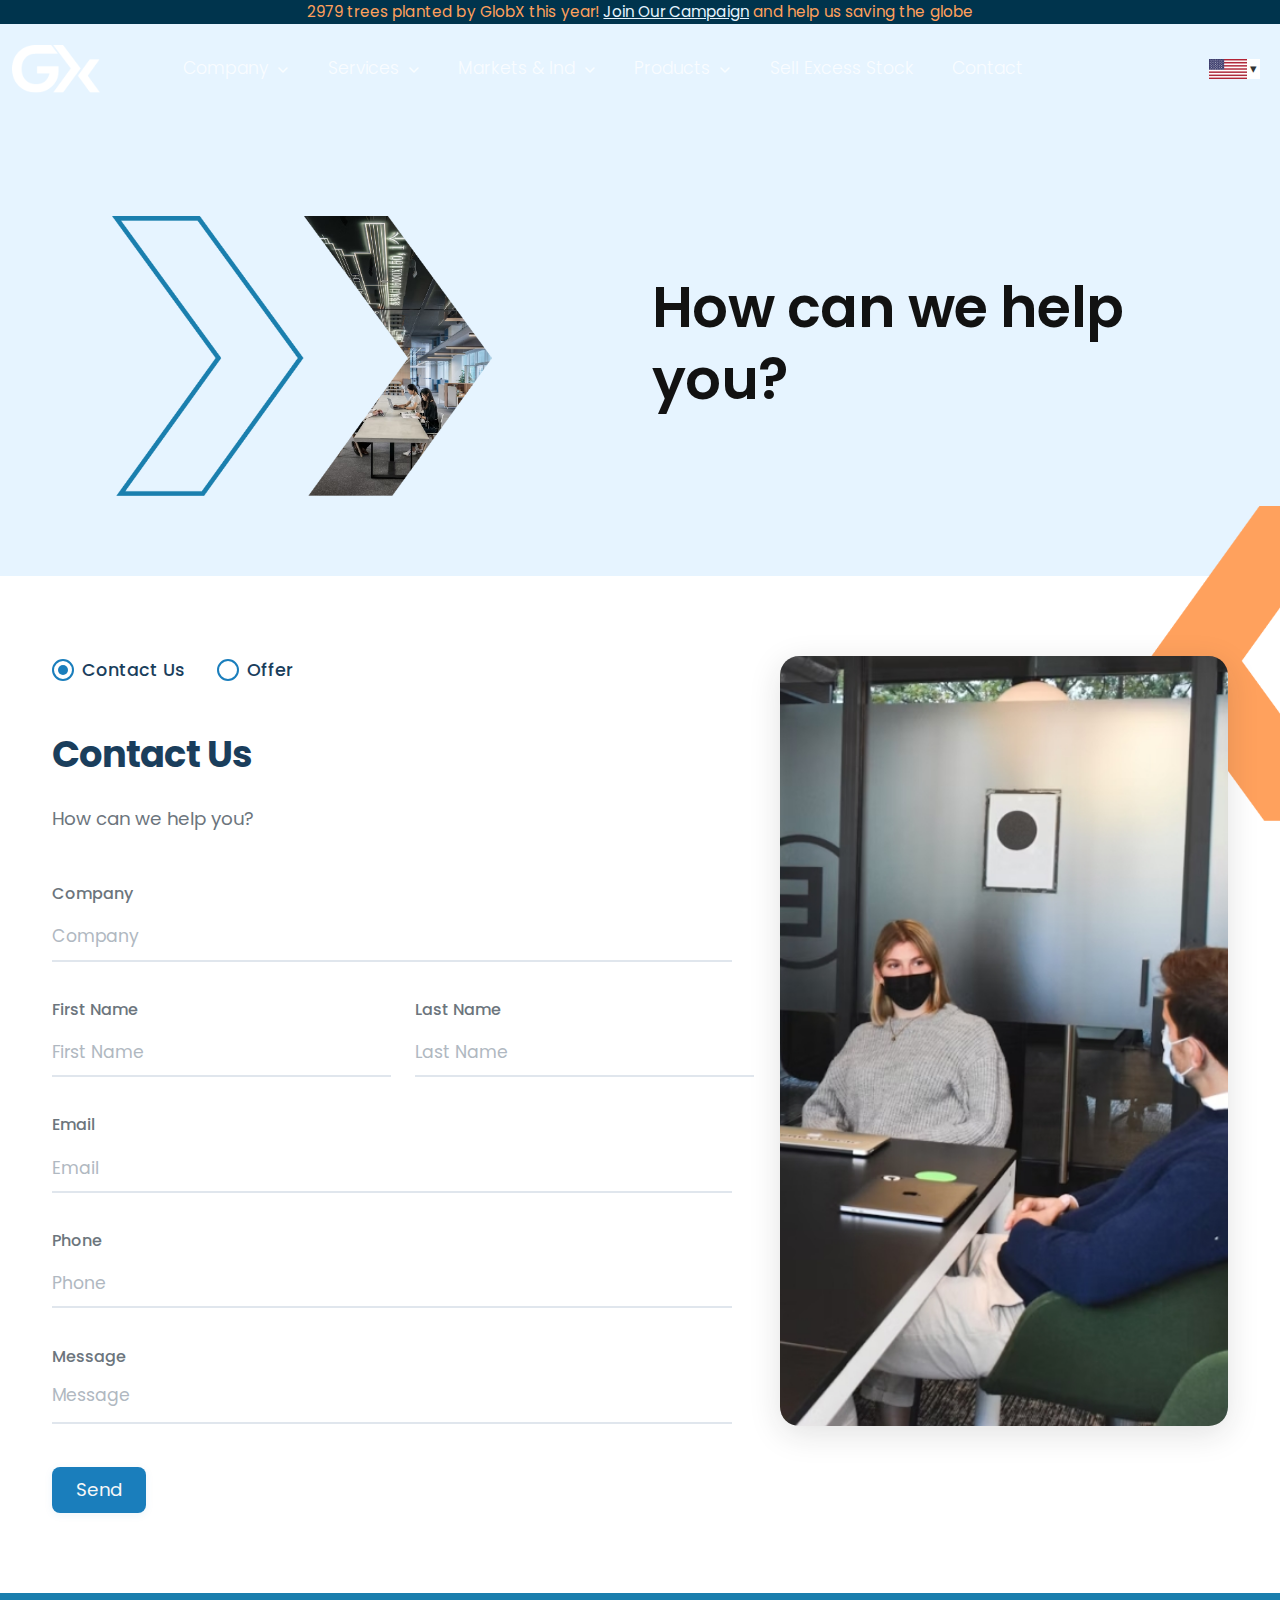
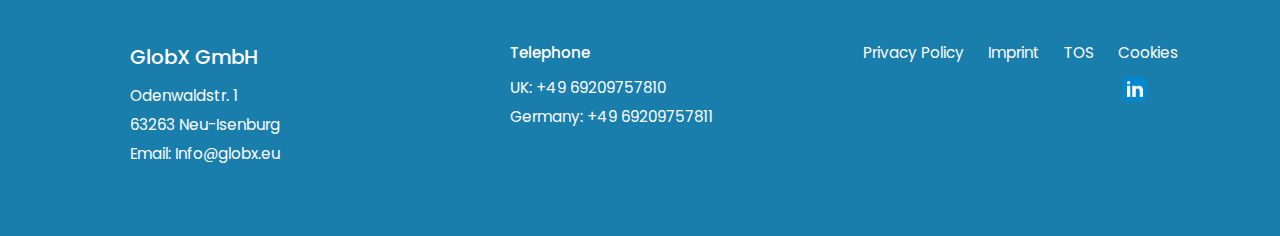
<file: contact/index.html>
<!DOCTYPE html>
<html lang="en">
<head>
    <meta charset="UTF-8">
    <meta name="viewport" content="width=device-width, initial-scale=1.0">
    <title>Contact Us - GlobX</title>
    
    <!-- Bootstrap CSS -->
    <link href="https://cdn.jsdelivr.net/npm/bootstrap@5.3.0/dist/css/bootstrap.min.css" rel="stylesheet">
    
    <!-- Custom CSS -->
    <link rel="stylesheet" href="../base.css">
    <link rel="stylesheet" href="../shared-utilities.css">
    <link rel="stylesheet" href="contact.css">
    <link rel="stylesheet" href="../contact-us.css">
    <link rel="stylesheet" href="../footer.css">
    
    <!-- Font Awesome -->
    <link rel="stylesheet" href="https://cdnjs.cloudflare.com/ajax/libs/font-awesome/6.4.0/css/all.min.css">
</head>
<body>
    <!-- Top Bar -->
    <div class="gx-top-bar">
        <div class="container">
            <div class="row align-items-center">
                <div class="col-12 text-center">
                    <p class="gx-top-bar-text mb-0">
                        2979 trees planted by GlobX this year! 
                        <a href="#" class="gx-top-bar-link">Join Our Campaign</a> 
                        and help us saving the globe
                    </p>
                </div>
            </div>
        </div>
    </div>

    <!-- Header/Navbar -->
    <nav class="navbar navbar-expand-lg gx-navbar gx-navbar--application py-3">
        <div class="container align-items-center">
            <!-- Logo -->
            <a class="navbar-brand d-flex align-items-center gx-logo" href="#">
                <img src="../assets/logo.png" alt="GX Logo" height="48"/>
            </a>
            <!-- Navbar Toggler for Mobile -->
            <button class="navbar-toggler ms-auto" type="button" data-bs-toggle="collapse" data-bs-target="#navbarNav" aria-controls="navbarNav" aria-expanded="false" aria-label="Toggle navigation">
                <span class="navbar-toggler-icon"></span>
            </button>
            <!-- Nav Links and Flag Selector -->
            <div class="collapse navbar-collapse justify-content-between" id="navbarNav">
                <ul class="navbar-nav gx-nav-links">
                    <li class="nav-item"><a class="nav-link" href="#">Company <span class="ms-1 align-middle gx-chevron"><svg width="12" height="8" viewBox="0 0 12 8" fill="none" xmlns="http://www.w3.org/2000/svg"><polyline points="2,2 6,6 10,2" stroke="currentColor" stroke-width="1.5" fill="none" stroke-linecap="round" stroke-linejoin="round"/></svg></span></a></li>
                    <li class="nav-item"><a class="nav-link" href="#">Services <span class="ms-1 align-middle gx-chevron"><svg width="12" height="8" viewBox="0 0 12 8" fill="none" xmlns="http://www.w3.org/2000/svg"><polyline points="2,2 6,6 10,2" stroke="currentColor" stroke-width="1.5" fill="none" stroke-linecap="round" stroke-linejoin="round"/></svg></span></a></li>
                    <li class="nav-item"><a class="nav-link" href="#">Markets & Ind <span class="ms-1 align-middle gx-chevron"><svg width="12" height="8" viewBox="0 0 12 8" fill="none" xmlns="http://www.w3.org/2000/svg"><polyline points="2,2 6,6 10,2" stroke="currentColor" stroke-width="1.5" fill="none" stroke-linecap="round" stroke-linejoin="round"/></svg></span></a></li>
                    <li class="nav-item"><a class="nav-link" href="#">Products <span class="ms-1 align-middle gx-chevron"><svg width="12" height="8" viewBox="0 0 12 8" fill="none" xmlns="http://www.w3.org/2000/svg"><polyline points="2,2 6,6 10,2" stroke="currentColor" stroke-width="1.5" fill="none" stroke-linecap="round" stroke-linejoin="round"/></svg></span></a></li>
                    <li class="nav-item"><a class="nav-link" href="#">Sell Excess Stock</a></li>
                    <li class="nav-item"><a class="nav-link" href="#">Contact</a></li>
                </ul>
                <!-- Flag Selector -->
                <div class="gx-flag-selector d-flex align-items-center ms-lg-3 mt-3 mt-lg-0">
                    <button class="btn btn-light gx-flag-btn px-2 py-1 d-flex align-items-center">
                        <img src="../assets/us-flag-small.jpg" alt="US Flag" height="20" />
                        <span class="gx-flag-chevron">&#9662;</span>
                    </button>
                </div>
            </div>
        </div>
    </nav>

    <!-- Page Title Section (Same as About Us Banner) -->
    <section class="gx-section-common">
        <div class="container">
            <div class="row align-items-center">
                <!-- Left Column: Chevron with Masked Image -->
                <div class="col-lg-6">
                    <div class="gx-illustration-container-common">
                        <div class="gx-wwd-visual gx-reveal-slide-left gx-contact-visual" style="opacity: 1;">
                            <!-- Background Chevron -->
                            <img src="../assets/about-us/chevron.png" alt="Decorative Chevron" class="gx-wwd-chevron-masked gx-contact-chevron-masked" />
                            <!-- Foreground Image -->
                            <img src="../assets/about-us/chevron-masked.png" alt="Office Environment" class="gx-wwd-chevron-outline gx-contact-chevron-outline" />
                        </div>
                    </div>
                </div>
                
                <!-- Right Column: Page Heading -->
                <div class="col-lg-6">
                    <div class="gx-content-area-common">
                        <h1 class="gx-content-title-common gx-content-title-common--large">
                            How can we help you?
                        </h1>
                    </div>
                </div>
            </div>
        </div>
    </section>

    <!-- Contact Section -->
    <section class="gx-contact-section gx-reveal-section">
        <div class="gx-contact-container container">
          <!-- Left: Form -->
          <div class="gx-contact-form-col gx-reveal-slide-left">
            <form class="gx-contact-form">
              <div class="gx-form-type-selector">
                <label class="gx-radio-label">
                  <input type="radio" name="formType" value="contact" checked>
                  <span class="gx-custom-radio"></span>
                  Contact Us
                </label>
                <label class="gx-radio-label">
                  <input type="radio" name="formType" value="offer">
                  <span class="gx-custom-radio"></span>
                  Offer
                </label>
              </div>
              <h1 class="gx-contact-heading gx-section-headline-common">Contact Us</h1>
              <div class="gx-contact-subheading">How can we help you?</div>
              <div class="gx-form-group">
                <label for="company">Company</label>
                <input type="text" id="company" name="company" placeholder="Company" autocomplete="organization">
              </div>
              <div class="gx-form-row">
                <div class="gx-form-group gx-form-half">
                  <label for="firstName">First Name</label>
                  <input type="text" id="firstName" name="firstName" placeholder="First Name" autocomplete="given-name">
                </div>
                <div class="gx-form-group gx-form-half">
                  <label for="lastName">Last Name</label>
                  <input type="text" id="lastName" name="lastName" placeholder="Last Name" autocomplete="family-name">
                </div>
              </div>
              <div class="gx-form-group">
                <label for="email">Email</label>
                <input type="email" id="email" name="email" placeholder="Email" autocomplete="email">
              </div>
              <div class="gx-form-group">
                <label for="phone">Phone</label>
                <input type="tel" id="phone" name="phone" placeholder="Phone" autocomplete="tel">
              </div>
              <div class="gx-form-group">
                <label for="message">Message</label>
                <textarea id="message" name="message" placeholder="Message" rows="4"></textarea>
              </div>
              <button type="submit" class="gx-contact-submit px-4 py-2">Send</button>
            </form>
          </div>
          <!-- Right: Image & Chevron -->
          <div class="gx-contact-image-col gx-reveal-slide-right">
            <div class="gx-contact-chevron-bg">
              <img src="../assets/contact-us-arrow.png" alt="Decorative Chevron" class="gx-contact-chevron" />
            </div>
            <img src="../assets/contact-us.jpg" alt="Contact Us" class="gx-contact-image" />
          </div>
        </div>
      </section>

    <!-- Footer -->
    <footer class="gx-footer">
        <div class="container">
            <div class="row justify-content-around">
                <!-- Left Column: Company Contact Information -->
                <div class="col-lg-3 col-md-4 col-sm-6 gx-footer-col">
                    <div class="gx-footer-company">
                        <div class="gx-footer-company-name">GlobX GmbH</div>
                        <div class="gx-footer-address">Odenwaldstr. 1</div>
                        <div class="gx-footer-city">63263 Neu-Isenburg</div>
                        <div class="gx-footer-email">Email: Info@globx.eu</div>
                    </div>
                </div>
                
                <!-- Middle Column: Telephone Numbers -->
                <div class="col-lg-3 col-md-4 col-sm-6 gx-footer-col">
                    <div class="gx-footer-telephone">
                        <div class="gx-footer-telephone-title">Telephone</div>
                        <div class="gx-footer-phone">UK: +49 69209757810</div>
                        <div class="gx-footer-phone">Germany: +49 69209757811</div>
                    </div>
                </div>
                
                <!-- Right Column: Legal Links and Social Media -->
                <div class="col-lg-3 col-md-4 col-sm-6 gx-footer-col">
                    <div class="gx-footer-links">
                        <div class="gx-footer-legal-links">
                            <a href="#" class="gx-footer-link">Privacy Policy</a>
                            <a href="#" class="gx-footer-link">Imprint</a>
                            <a href="#" class="gx-footer-link">TOS</a>
                            <a href="#" class="gx-footer-link">Cookies</a>
                        </div>
                        <div class="gx-footer-social">
                            <a href="#" class="gx-footer-linkedin" aria-label="LinkedIn">
                                <img src="../assets/linkedin-icon.png" alt="LinkedIn" width="32" height="32" />
                            </a>
                        </div>
                    </div>
                </div>
            </div>
        </div>
    </footer>

    <!-- Bootstrap JS -->
    <script src="https://cdn.jsdelivr.net/npm/bootstrap@5.3.0/dist/js/bootstrap.bundle.min.js"></script>
    
    <!-- Custom JS -->
    <script src="../scroll-reveal.js"></script>
</body>
</html>
</file>
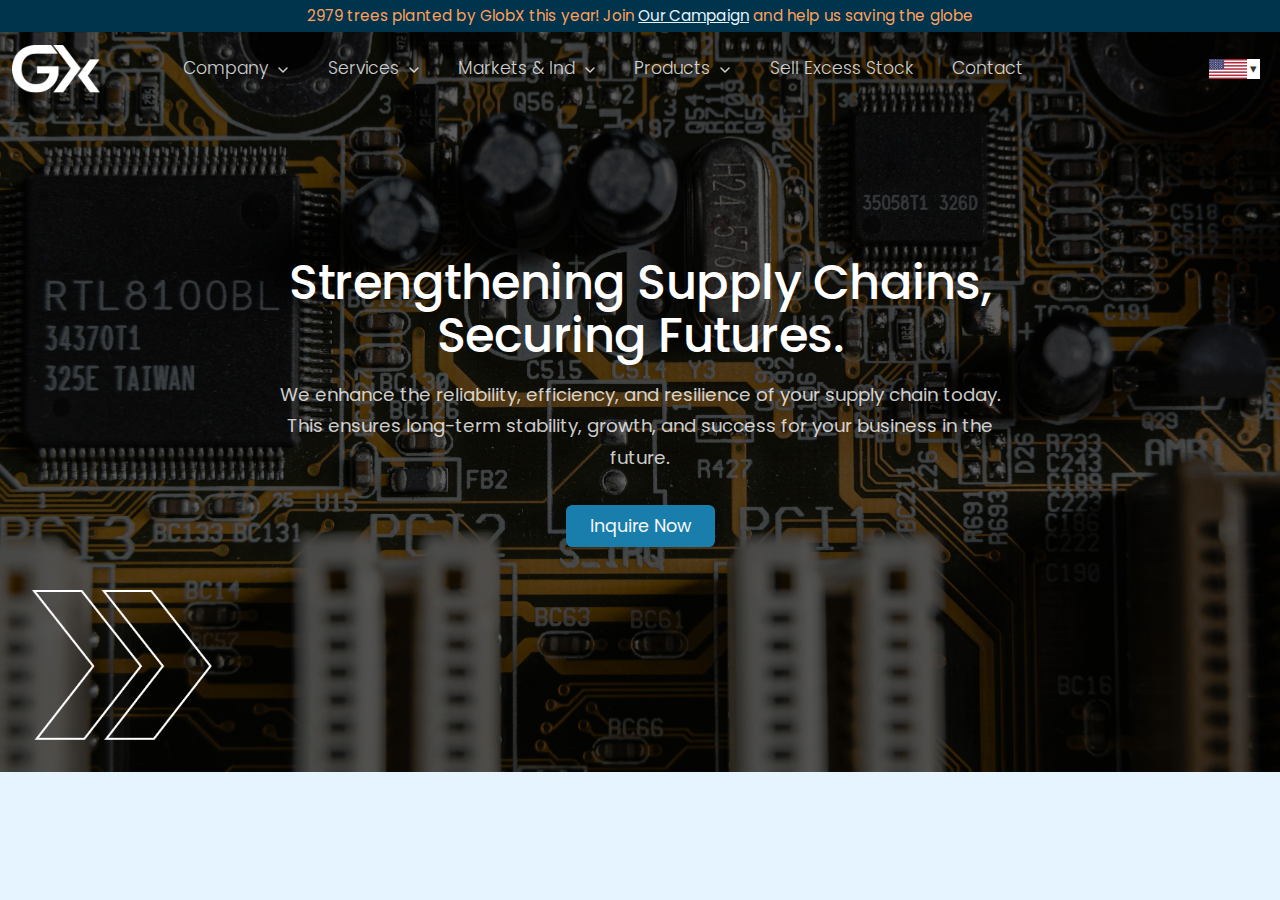
<file: hero-landing/index.html>
<!DOCTYPE html>
<html lang="en">
<head>
  <meta charset="UTF-8">
  <meta http-equiv="X-UA-Compatible" content="IE=edge">
  <meta name="viewport" content="width=device-width, initial-scale=1.0">
  <title>Strengthening Supply Chains | GlobX</title>
  <link rel="icon" href="../favicon.ico">
  <!-- Bootstrap CSS -->
  <link href="https://cdn.jsdelivr.net/npm/bootstrap@5.3.2/dist/css/bootstrap.min.css" rel="stylesheet">
  <!-- Custom CSS (reuse home page styles) -->
  <link rel="stylesheet" href="../base.css">
  <link rel="stylesheet" href="../shared-utilities.css">
  <link rel="stylesheet" href="../hero.css">
  <link rel="stylesheet" href="./hero-landing.css">
</head>
<body class="hero-landing-page">
  <!-- Top Bar (Announcement) -->
  <div class="gx-top-bar text-center py-1 px-2">
    <span class="gx-top-bar-text">2979 trees planted by GlobX this year! Join <a href="#" class="gx-top-bar-link">Our Campaign</a> and help us saving the globe</span>
  </div>

  <!-- Header/Navbar -->
  <nav class="navbar navbar-expand-lg gx-navbar py-3">
    <div class="container align-items-center">
      <!-- Logo -->
      <a class="navbar-brand d-flex align-items-center gx-logo" href="#">
        <img src="../assets/logo.png" alt="GX Logo" height="48"/>
      </a>
      <!-- Navbar Toggler for Mobile -->
      <button class="navbar-toggler ms-auto" type="button" data-bs-toggle="collapse" data-bs-target="#navbarNav" aria-controls="navbarNav" aria-expanded="false" aria-label="Toggle navigation">
        <span class="navbar-toggler-icon"></span>
      </button>
      <!-- Nav Links and Flag Selector -->
      <div class="collapse navbar-collapse justify-content-between" id="navbarNav">
        <ul class="navbar-nav gx-nav-links">
          <li class="nav-item"><a class="nav-link" href="#">Company <span class="ms-1 align-middle gx-chevron"><svg width="12" height="8" viewBox="0 0 12 8" fill="none" xmlns="http://www.w3.org/2000/svg"><polyline points="2,2 6,6 10,2" stroke="currentColor" stroke-width="1.5" fill="none" stroke-linecap="round" stroke-linejoin="round"/></svg></span></a></li>
          <li class="nav-item"><a class="nav-link" href="#">Services <span class="ms-1 align-middle gx-chevron"><svg width="12" height="8" viewBox="0 0 12 8" fill="none" xmlns="http://www.w3.org/2000/svg"><polyline points="2,2 6,6 10,2" stroke="currentColor" stroke-width="1.5" fill="none" stroke-linecap="round" stroke-linejoin="round"/></svg></span></a></li>
          <li class="nav-item"><a class="nav-link" href="#">Markets & Ind <span class="ms-1 align-middle gx-chevron"><svg width="12" height="8" viewBox="0 0 12 8" fill="none" xmlns="http://www.w3.org/2000/svg"><polyline points="2,2 6,6 10,2" stroke="currentColor" stroke-width="1.5" fill="none" stroke-linecap="round" stroke-linejoin="round"/></svg></span></a></li>
          <li class="nav-item"><a class="nav-link" href="#">Products <span class="ms-1 align-middle gx-chevron"><svg width="12" height="8" viewBox="0 0 12 8" fill="none" xmlns="http://www.w3.org/2000/svg"><polyline points="2,2 6,6 10,2" stroke="currentColor" stroke-width="1.5" fill="none" stroke-linecap="round" stroke-linejoin="round"/></svg></span></a></li>
          <li class="nav-item"><a class="nav-link" href="#">Sell Excess Stock</a></li>
          <li class="nav-item"><a class="nav-link" href="#">Contact</a></li>
        </ul>
        <!-- Flag Selector -->
        <div class="gx-flag-selector d-flex align-items-center ms-lg-3 mt-3 mt-lg-0">
          <button class="btn btn-light gx-flag-btn px-2 py-1 d-flex align-items-center">
            <img src="../assets/us-flag-small.jpg" alt="US Flag" height="20" />
            <span class="gx-flag-chevron">&#9662;</span>
          </button>
        </div>
      </div>
    </div>
  </nav>

  <!-- Hero Section -->
  <section class="gx-hero position-relative d-flex align-items-center justify-content-center">
    <!-- Background Image & Overlay -->
    <div class="gx-hero-bg"></div>
    <div class="gx-hero-overlay"></div>
    <div class="container gx-hero-content position-relative z-2 d-flex flex-column align-items-center justify-content-center" style="min-height: 70vh;">
      <h1 class="gx-hero-title fw-medium mb-3 text-center">Strengthening Supply Chains,<br>Securing Futures.</h1>
      <p class="gx-hero-subtext mb-4 text-center">We enhance the reliability, efficiency, and resilience of your supply chain today.<br>This ensures long-term stability, growth, and success for your business in the future.</p>
      <a href="#" class="btn gx-btn-primary gx-btn-ghost px-4 py-2 mt-2">Inquire Now</a>
    </div>
    <!-- Decorative Chevron (bottom left) -->
    <div class="gx-arrows position-absolute" style="left: 2.5vw; bottom: 2.5vw;">
      <img src="../assets/hero-arrow.png" alt="Decorative Arrows" width="180" height="150" />
    </div>
  </section>

  <!-- Bootstrap JS Bundle (with Popper) -->
  <script src="https://cdn.jsdelivr.net/npm/bootstrap@5.3.2/dist/js/bootstrap.bundle.min.js"></script>
</body>
</html>
</file>
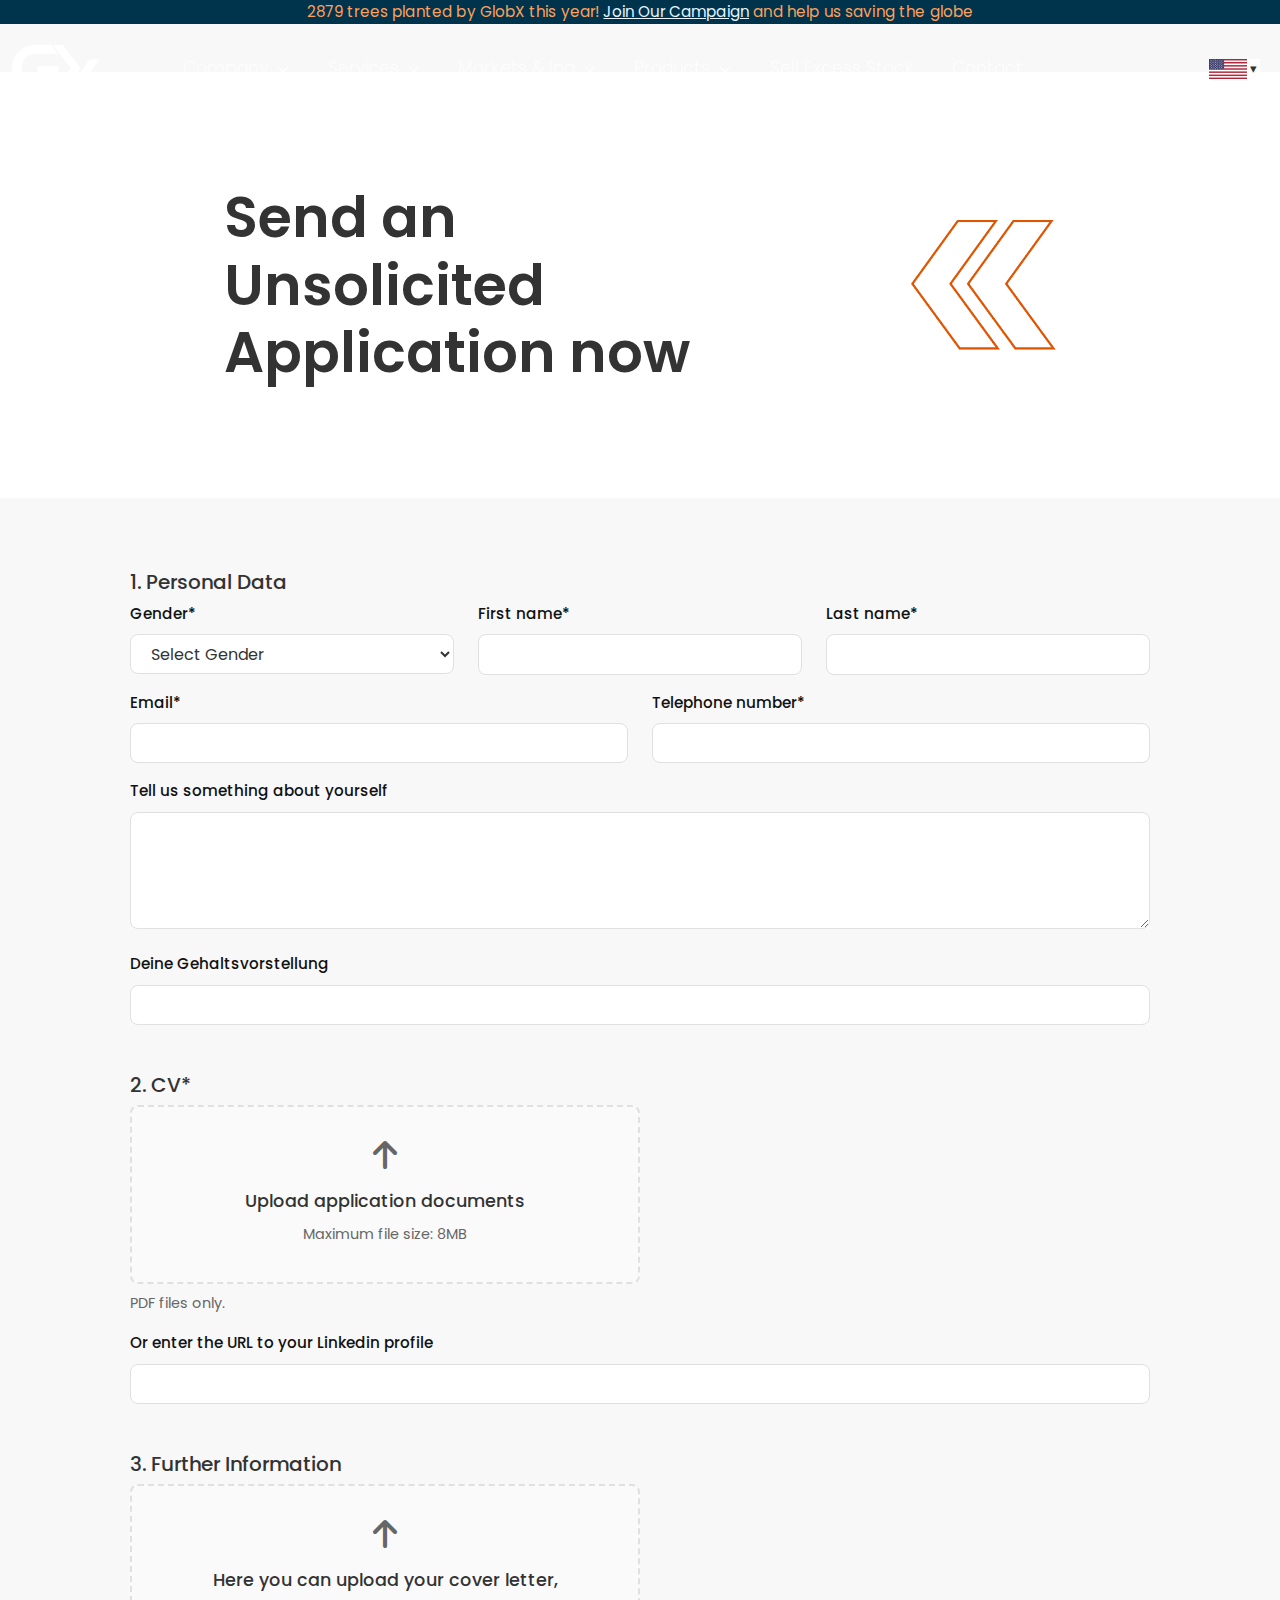
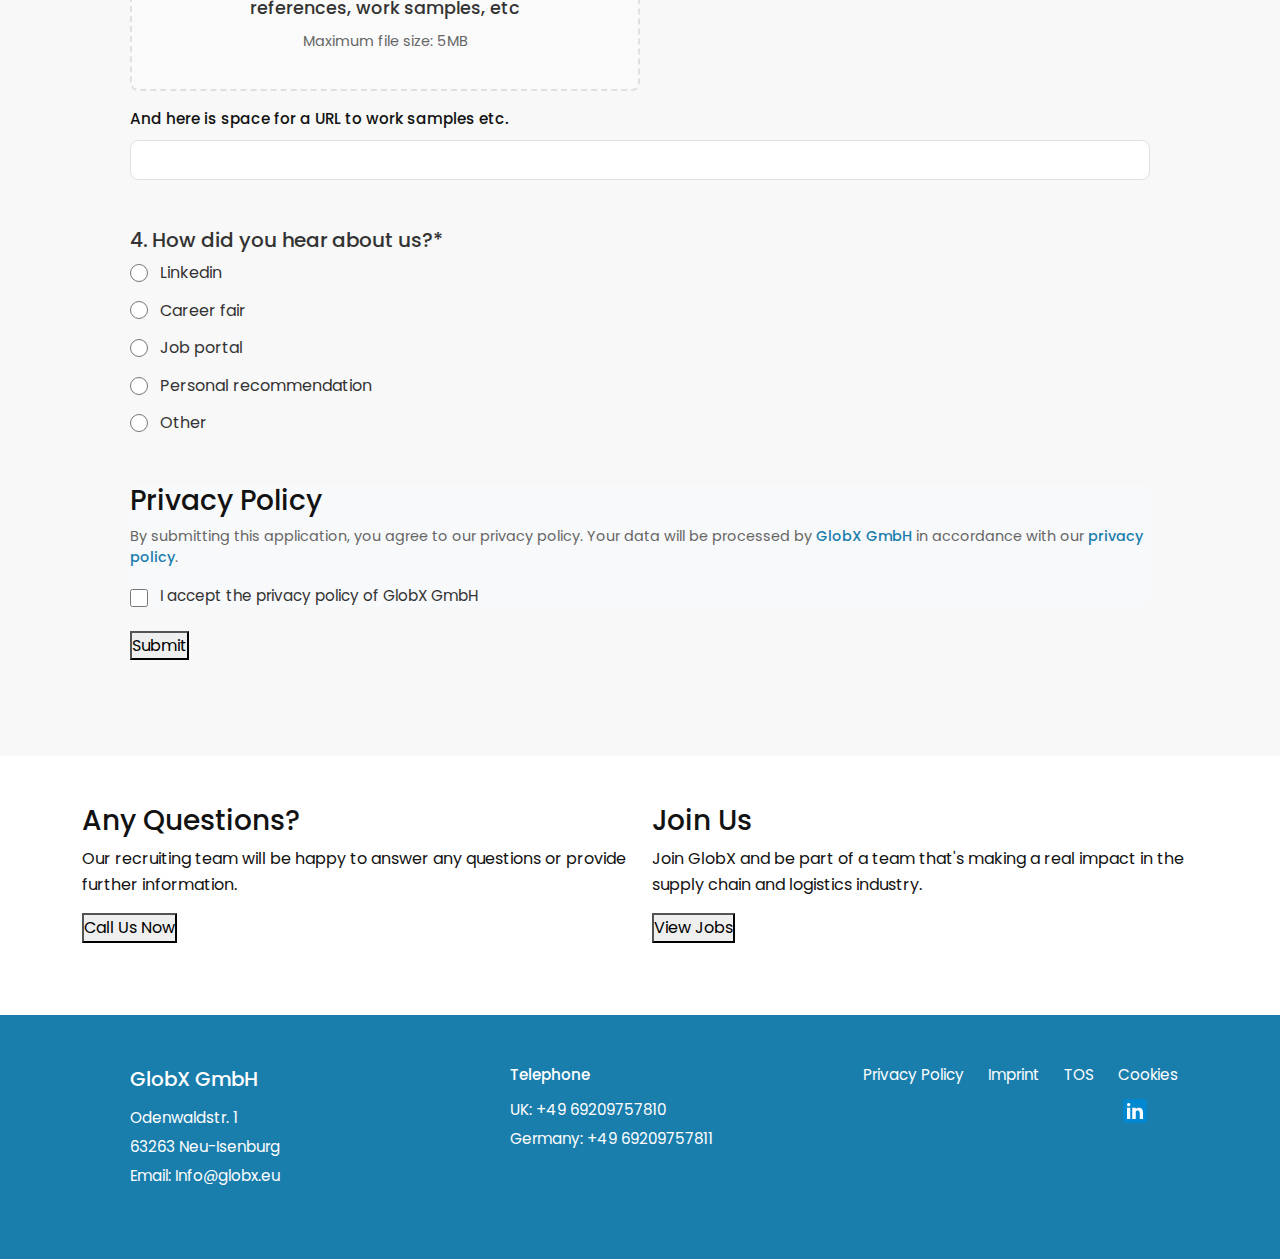
<file: job-application/index.html>
<!DOCTYPE html>
<html lang="en">
<head>
    <meta charset="UTF-8">
    <meta name="viewport" content="width=device-width, initial-scale=1.0">
    <title>Job Application - GlobX</title>
    
    <!-- Bootstrap CSS -->
    <link href="https://cdn.jsdelivr.net/npm/bootstrap@5.3.0/dist/css/bootstrap.min.css" rel="stylesheet">
    
    <!-- Custom CSS -->
    <link rel="stylesheet" href="../base.css">
    <link rel="stylesheet" href="../shared-utilities.css">
    <link rel="stylesheet" href="job-application.css">
    <link rel="stylesheet" href="../footer.css">
    
    <!-- Font Awesome -->
    <link rel="stylesheet" href="https://cdnjs.cloudflare.com/ajax/libs/font-awesome/6.4.0/css/all.min.css">
</head>
<body>
    <!-- Top Bar -->
    <div class="gx-top-bar">
        <div class="container">
            <div class="row align-items-center">
                <div class="col-12 text-center">
                    <p class="gx-top-bar-text mb-0">
                        2879 trees planted by GlobX this year! 
                        <a href="#" class="gx-top-bar-link">Join Our Campaign</a> 
                        and help us saving the globe
                    </p>
                </div>
            </div>
        </div>
    </div>

    <!-- Header/Navbar -->
    <nav class="navbar navbar-expand-lg gx-navbar gx-navbar--application py-3">
        <div class="container align-items-center">
            <!-- Logo -->
            <a class="navbar-brand d-flex align-items-center gx-logo" href="#">
                <img src="../assets/logo.png" alt="GX Logo" height="48"/>
            </a>
            <!-- Navbar Toggler for Mobile -->
            <button class="navbar-toggler ms-auto" type="button" data-bs-toggle="collapse" data-bs-target="#navbarNav" aria-controls="navbarNav" aria-expanded="false" aria-label="Toggle navigation">
                <span class="navbar-toggler-icon"></span>
            </button>
            <!-- Nav Links and Flag Selector -->
            <div class="collapse navbar-collapse justify-content-between" id="navbarNav">
                <ul class="navbar-nav gx-nav-links">
                    <li class="nav-item"><a class="nav-link" href="#">Company <span class="ms-1 align-middle gx-chevron"><svg width="12" height="8" viewBox="0 0 12 8" fill="none" xmlns="http://www.w3.org/2000/svg"><polyline points="2,2 6,6 10,2" stroke="currentColor" stroke-width="1.5" fill="none" stroke-linecap="round" stroke-linejoin="round"/></svg></span></a></li>
                    <li class="nav-item"><a class="nav-link" href="#">Services <span class="ms-1 align-middle gx-chevron"><svg width="12" height="8" viewBox="0 0 12 8" fill="none" xmlns="http://www.w3.org/2000/svg"><polyline points="2,2 6,6 10,2" stroke="currentColor" stroke-width="1.5" fill="none" stroke-linecap="round" stroke-linejoin="round"/></svg></span></a></li>
                    <li class="nav-item"><a class="nav-link" href="#">Markets & Ind <span class="ms-1 align-middle gx-chevron"><svg width="12" height="8" viewBox="0 0 12 8" fill="none" xmlns="http://www.w3.org/2000/svg"><polyline points="2,2 6,6 10,2" stroke="currentColor" stroke-width="1.5" fill="none" stroke-linecap="round" stroke-linejoin="round"/></svg></span></a></li>
                    <li class="nav-item"><a class="nav-link" href="#">Products <span class="ms-1 align-middle gx-chevron"><svg width="12" height="8" viewBox="0 0 12 8" fill="none" xmlns="http://www.w3.org/2000/svg"><polyline points="2,2 6,6 10,2" stroke="currentColor" stroke-width="1.5" fill="none" stroke-linecap="round" stroke-linejoin="round"/></svg></span></a></li>
                    <li class="nav-item"><a class="nav-link" href="#">Sell Excess Stock</a></li>
                    <li class="nav-item"><a class="nav-link" href="#">Contact</a></li>
                </ul>
                <!-- Flag Selector -->
                <div class="gx-flag-selector d-flex align-items-center ms-lg-3 mt-3 mt-lg-0">
                    <button class="btn btn-light gx-flag-btn px-2 py-1 d-flex align-items-center">
                        <img src="../assets/us-flag-small.jpg" alt="US Flag" height="20" />
                        <span class="gx-flag-chevron">&#9662;</span>
                    </button>
                </div>
            </div>
        </div>
    </nav>

    <!-- Main Form Area -->
    <section class="gx-application-form-section py-5">
        <!-- Banner Area -->
        <div class="gx-form-banner text-center mb-4">
            <div class="row align-items-center">
                <div class="col-lg-8 col-md-8 col-sm-8">
                    <h1 class="gx-form-title">Send an Unsolicited Application now</h1>
                </div>
                <div class="col-lg-4 col-md-4 col-sm-4">
                    <div class="gx-form-chevron">
                        <img src="../assets/problem-arrow.png" alt="Decorative Chevron" width="180" height="180" />
                    </div>
                </div>
            </div>
        </div>
        <div class="container">

            <!-- Application Form -->
            <div class="gx-application-form-container">
                <form class="gx-application-form">
                    <!-- Section 1: Personal Data -->
                    <div class="gx-form-section">
                        <h3 class="gx-form-section-title">1. Personal Data</h3>
                        
                        <div class="row">
                            <div class="col-md-4 mb-3">
                                <label for="gender" class="gx-form-label">Gender*</label>
                                <select class="gx-form-select" id="gender" required>
                                    <option value="">Select Gender</option>
                                    <option value="male">Male</option>
                                    <option value="female">Female</option>
                                    <option value="other">Other</option>
                                </select>
                            </div>
                            <div class="col-md-4 mb-3">
                                <label for="firstName" class="gx-form-label">First name*</label>
                                <input type="text" class="gx-form-input" id="firstName" required>
                            </div>
                            <div class="col-md-4 mb-3">
                                <label for="lastName" class="gx-form-label">Last name*</label>
                                <input type="text" class="gx-form-input" id="lastName" required>
                            </div>
                        </div>
                        
                        <div class="row">
                            <div class="col-md-6 mb-3">
                                <label for="email" class="gx-form-label">Email*</label>
                                <input type="email" class="gx-form-input" id="email" required>
                            </div>
                            <div class="col-md-6 mb-3">
                                <label for="phone" class="gx-form-label">Telephone number*</label>
                                <input type="tel" class="gx-form-input" id="phone" required>
                            </div>
                        </div>
                        
                        <div class="mb-3">
                            <label for="about" class="gx-form-label">Tell us something about yourself</label>
                            <textarea class="gx-form-textarea" id="about" rows="4"></textarea>
                        </div>
                        
                        <div class="mb-3">
                            <label for="salary" class="gx-form-label">Deine Gehaltsvorstellung</label>
                            <input type="text" class="gx-form-input" id="salary">
                        </div>
                    </div>

                    <!-- Section 2: CV -->
                    <div class="gx-form-section">
                        <h3 class="gx-form-section-title">2. CV*</h3>
                        
                        <div class="gx-file-upload-container mb-3">
                            <div class="gx-file-upload">
                                <i class="fas fa-arrow-up gx-upload-icon"></i>
                                <p class="gx-upload-text">Upload application documents</p>
                                <p class="gx-upload-details">Maximum file size: 8MB</p>
                                <input type="file" class="gx-file-input" accept=".pdf" required>
                            </div>
                            <p class="gx-upload-details mt-2">PDF files only.</p>
                        </div>
                        
                        <div class="mb-3">
                            <label for="linkedin" class="gx-form-label">Or enter the URL to your Linkedin profile</label>
                            <input type="url" class="gx-form-input" id="linkedin">
                        </div>
                    </div>

                    <!-- Section 3: Further Information -->
                    <div class="gx-form-section">
                        <h3 class="gx-form-section-title">3. Further Information</h3>
                        
                        <div class="gx-file-upload-container mb-3">
                            <div class="gx-file-upload">
                                <i class="fas fa-arrow-up gx-upload-icon"></i>
                                <p class="gx-upload-text">Here you can upload your cover letter, references, work samples, etc</p>
                                <p class="gx-upload-details">Maximum file size: 5MB</p>
                                <input type="file" class="gx-file-input" accept=".pdf,.doc,.docx">
                            </div>
                        </div>
                        
                        <div class="mb-3">
                            <label for="workSamples" class="gx-form-label">And here is space for a URL to work samples etc.</label>
                            <input type="url" class="gx-form-input" id="workSamples">
                        </div>
                    </div>

                    <!-- Section 4: How did you hear about us? -->
                    <div class="gx-form-section">
                        <h3 class="gx-form-section-title">4. How did you hear about us?*</h3>
                        
                        <div class="gx-radio-group">
                            <div class="gx-radio-item">
                                <input type="radio" id="linkedin-source" name="source" value="linkedin" required>
                                <label for="linkedin-source">Linkedin</label>
                            </div>
                            <div class="gx-radio-item">
                                <input type="radio" id="career-fair" name="source" value="career-fair" required>
                                <label for="career-fair">Career fair</label>
                            </div>
                            <div class="gx-radio-item">
                                <input type="radio" id="job-portal" name="source" value="job-portal" required>
                                <label for="job-portal">Job portal</label>
                            </div>
                            <div class="gx-radio-item">
                                <input type="radio" id="personal-recommendation" name="source" value="personal-recommendation" required>
                                <label for="personal-recommendation">Personal recommendation</label>
                            </div>
                            <div class="gx-radio-item">
                                <input type="radio" id="other-source" name="source" value="other" required>
                                <label for="other-source">Other</label>
                            </div>
                        </div>
                    </div>

                    <!-- Privacy Policy -->
                    <div class="gx-privacy-section mb-4">
                        <h3 class="gx-privacy-heading">Privacy Policy</h3>
                        <p class="gx-privacy-text">
                            By submitting this application, you agree to our privacy policy. Your data will be processed by 
                            <a href="#" class="gx-privacy-link">GlobX GmbH</a> in accordance with our 
                            <a href="#" class="gx-privacy-link">privacy policy</a>.
                        </p>
                        
                        <div class="gx-checkbox-item">
                            <input type="checkbox" id="privacy-consent" required>
                            <label for="privacy-consent">I accept the privacy policy of GlobX GmbH</label>
                        </div>
                    </div>

                    <!-- Submit Button -->
                    <div class="gx-form-submit">
                        <button type="submit" class="gx-submit-btn gx-btn-primary">Submit</button>
                    </div>
                </form>
            </div>
        </div>
    </section>

    <!-- Dual CTA Section -->
    <section class="gx-cta-section gx-section-common gx-section-common--white py-5">
        <div class="container">
            <div class="row">
                <!-- Left CTA Card -->
                <div class="col-lg-6 mb-4">
                    <div class="gx-cta-card gx-cta-card--blue">
                        <div class="gx-cta-content">
                            <h3 class="gx-cta-heading">Any Questions?</h3>
                            <p class="gx-cta-description">
                                Our recruiting team will be happy to answer any questions or provide further information.
                            </p>
                            <button class="gx-cta-btn gx-cta-btn--blue">Call Us Now</button>
                        </div>
                    </div>
                </div>

                <!-- Right CTA Card -->
                <div class="col-lg-6 mb-4">
                    <div class="gx-cta-card gx-cta-card--orange">
                        <div class="gx-cta-content">
                            <h3 class="gx-cta-heading">Join Us</h3>
                            <p class="gx-cta-description">
                                Join GlobX and be part of a team that's making a real impact in the supply chain and logistics industry.
                            </p>
                            <button class="gx-cta-btn gx-cta-btn--orange">View Jobs</button>
                        </div>
                    </div>
                </div>
            </div>
        </div>
    </section>

    <!-- Footer -->
    <footer class="gx-footer">
        <div class="container">
            <div class="row justify-content-around">
                <!-- Left Column: Company Contact Information -->
                <div class="col-lg-3 col-md-4 col-sm-6 gx-footer-col">
                    <div class="gx-footer-company">
                        <div class="gx-footer-company-name">GlobX GmbH</div>
                        <div class="gx-footer-address">Odenwaldstr. 1</div>
                        <div class="gx-footer-city">63263 Neu-Isenburg</div>
                        <div class="gx-footer-email">Email: Info@globx.eu</div>
                    </div>
                </div>
                
                <!-- Middle Column: Telephone Numbers -->
                <div class="col-lg-3 col-md-4 col-sm-6 gx-footer-col">
                    <div class="gx-footer-telephone">
                        <div class="gx-footer-telephone-title">Telephone</div>
                        <div class="gx-footer-phone">UK: +49 69209757810</div>
                        <div class="gx-footer-phone">Germany: +49 69209757811</div>
                    </div>
                </div>
                
                <!-- Right Column: Legal Links and Social Media -->
                <div class="col-lg-3 col-md-4 col-sm-6 gx-footer-col">
                    <div class="gx-footer-links">
                        <div class="gx-footer-legal-links">
                            <a href="#" class="gx-footer-link">Privacy Policy</a>
                            <a href="#" class="gx-footer-link">Imprint</a>
                            <a href="#" class="gx-footer-link">TOS</a>
                            <a href="#" class="gx-footer-link">Cookies</a>
                        </div>
                        <div class="gx-footer-social">
                            <a href="#" class="gx-footer-linkedin" aria-label="LinkedIn">
                                <img src="../assets/linkedin-icon.png" alt="LinkedIn" width="32" height="32" />
                            </a>
                        </div>
                    </div>
                </div>
            </div>
        </div>
    </footer>

    <!-- Bootstrap JS -->
    <script src="https://cdn.jsdelivr.net/npm/bootstrap@5.3.0/dist/js/bootstrap.bundle.min.js"></script>
    
    <!-- Custom JS -->
    <script src="../scroll-reveal.js"></script>
</body>
</html>
</file>
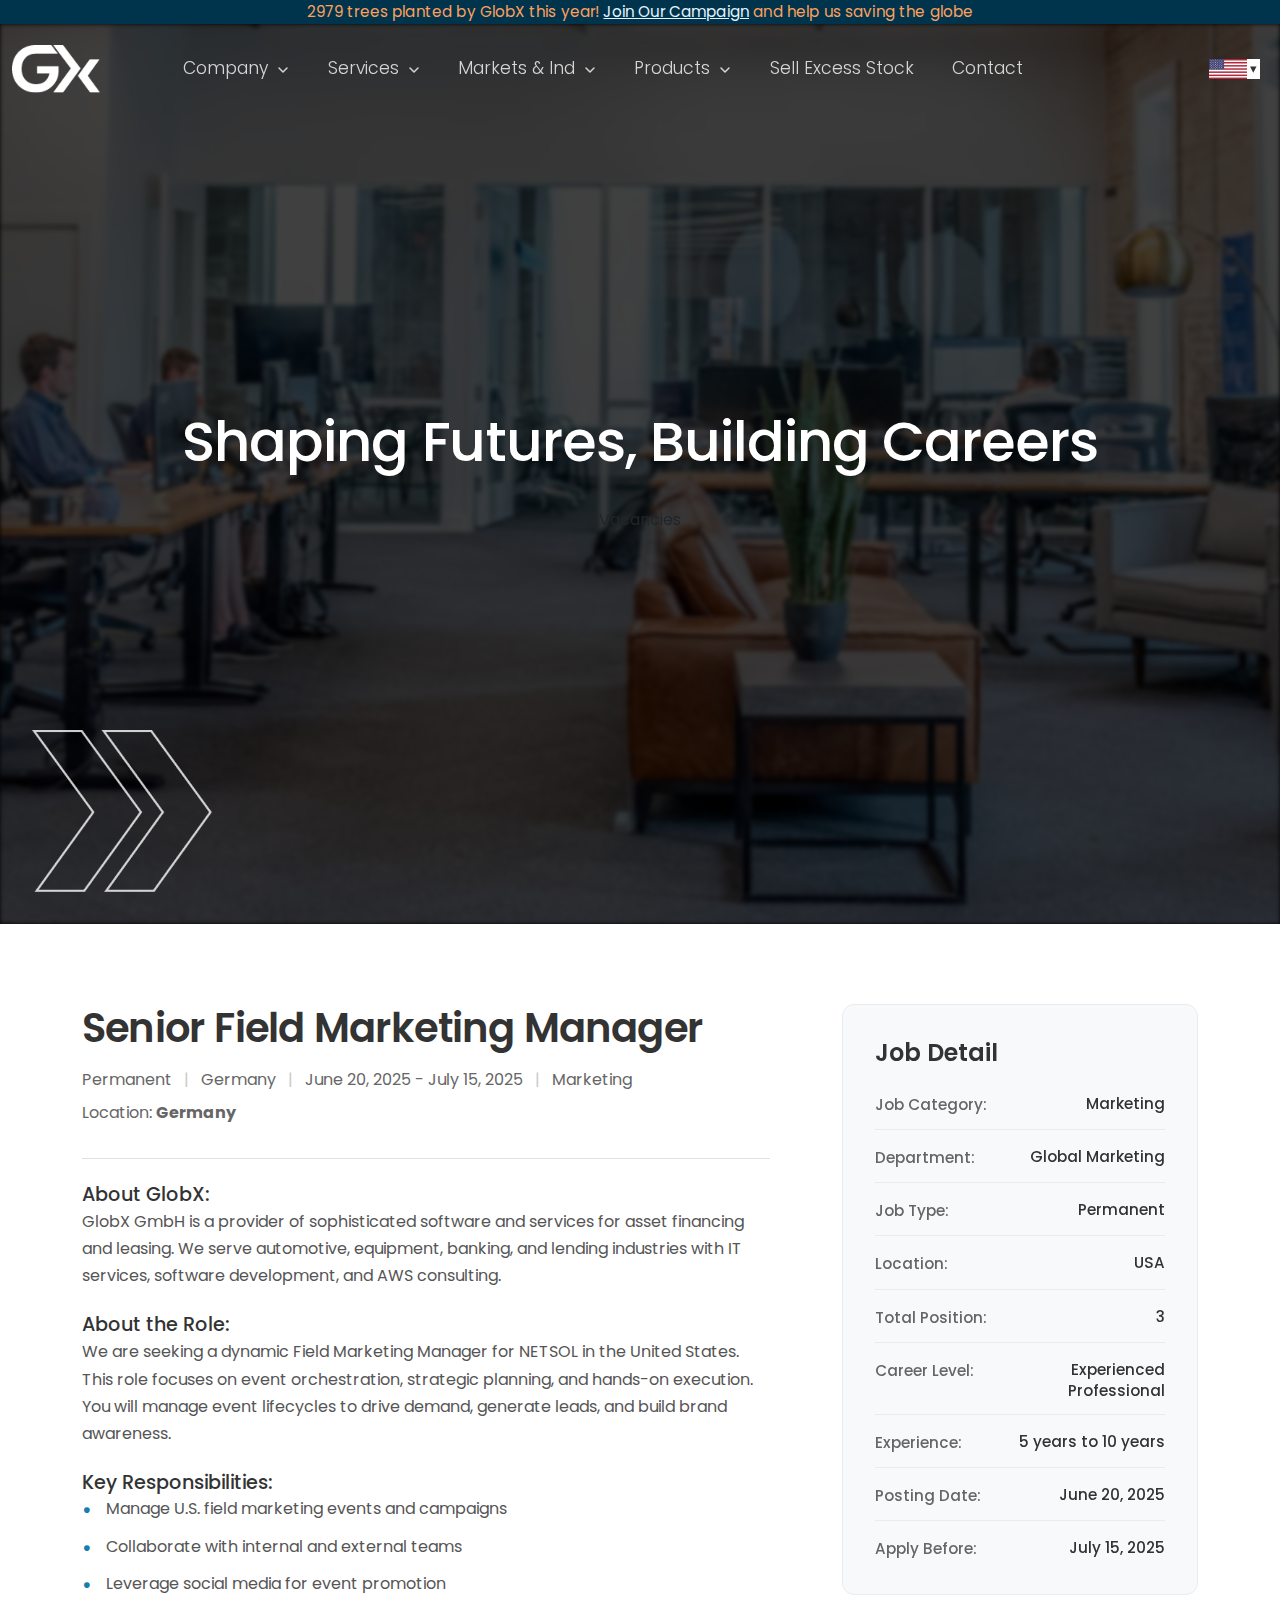
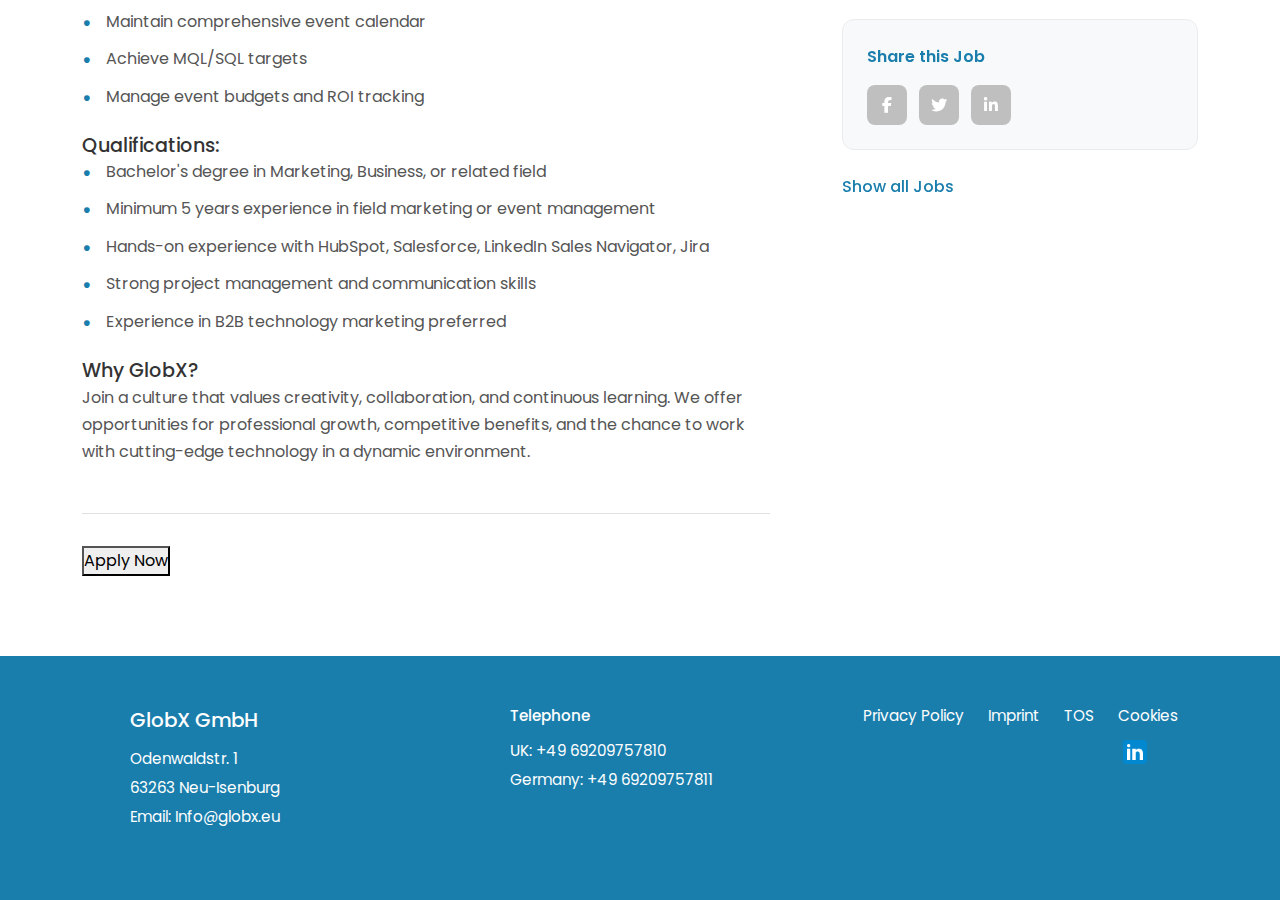
<file: job-detail/index.html>
<!DOCTYPE html>
<html lang="en">
<head>
    <meta charset="UTF-8">
    <meta name="viewport" content="width=device-width, initial-scale=1.0">
    <title>Senior Field Marketing Manager - GlobX</title>
    
    <!-- Bootstrap CSS -->
    <link href="https://cdn.jsdelivr.net/npm/bootstrap@5.3.0/dist/css/bootstrap.min.css" rel="stylesheet">
    
    <!-- Custom CSS -->
    <link rel="stylesheet" href="../base.css">
    <link rel="stylesheet" href="../shared-utilities.css">
    <link rel="stylesheet" href="job-detail.css">
    <link rel="stylesheet" href="../footer.css">
    
    <!-- Font Awesome -->
    <link rel="stylesheet" href="https://cdnjs.cloudflare.com/ajax/libs/font-awesome/6.4.0/css/all.min.css">
</head>
<body>
    <!-- Top Bar -->
    <div class="gx-top-bar">
        <div class="container">
            <div class="row align-items-center">
                <div class="col-12 text-center">
                    <p class="gx-top-bar-text mb-0">
                        2979 trees planted by GlobX this year! 
                        <a href="#" class="gx-top-bar-link">Join Our Campaign</a> 
                        and help us saving the globe
                    </p>
                </div>
            </div>
        </div>
    </div>

    <!-- Header/Navbar -->
    <nav class="navbar navbar-expand-lg gx-navbar py-3">
        <div class="container align-items-center">
            <!-- Logo -->
            <a class="navbar-brand d-flex align-items-center gx-logo" href="#">
                <img src="../assets/logo.png" alt="GX Logo" height="48"/>
            </a>
            <!-- Navbar Toggler for Mobile -->
            <button class="navbar-toggler ms-auto" type="button" data-bs-toggle="collapse" data-bs-target="#navbarNav" aria-controls="navbarNav" aria-expanded="false" aria-label="Toggle navigation">
                <span class="navbar-toggler-icon"></span>
            </button>
            <!-- Nav Links and Flag Selector -->
            <div class="collapse navbar-collapse justify-content-between" id="navbarNav">
                <ul class="navbar-nav gx-nav-links">
                    <li class="nav-item"><a class="nav-link" href="#">Company <span class="ms-1 align-middle gx-chevron"><svg width="12" height="8" viewBox="0 0 12 8" fill="none" xmlns="http://www.w3.org/2000/svg"><polyline points="2,2 6,6 10,2" stroke="currentColor" stroke-width="1.5" fill="none" stroke-linecap="round" stroke-linejoin="round"/></svg></span></a></li>
                    <li class="nav-item"><a class="nav-link" href="#">Services <span class="ms-1 align-middle gx-chevron"><svg width="12" height="8" viewBox="0 0 12 8" fill="none" xmlns="http://www.w3.org/2000/svg"><polyline points="2,2 6,6 10,2" stroke="currentColor" stroke-width="1.5" fill="none" stroke-linecap="round" stroke-linejoin="round"/></svg></span></a></li>
                    <li class="nav-item"><a class="nav-link" href="#">Markets & Ind <span class="ms-1 align-middle gx-chevron"><svg width="12" height="8" viewBox="0 0 12 8" fill="none" xmlns="http://www.w3.org/2000/svg"><polyline points="2,2 6,6 10,2" stroke="currentColor" stroke-width="1.5" fill="none" stroke-linecap="round" stroke-linejoin="round"/></svg></span></a></li>
                    <li class="nav-item"><a class="nav-link" href="#">Products <span class="ms-1 align-middle gx-chevron"><svg width="12" height="8" viewBox="0 0 12 8" fill="none" xmlns="http://www.w3.org/2000/svg"><polyline points="2,2 6,6 10,2" stroke="currentColor" stroke-width="1.5" fill="none" stroke-linecap="round" stroke-linejoin="round"/></svg></span></a></li>
                    <li class="nav-item"><a class="nav-link" href="#">Sell Excess Stock</a></li>
                    <li class="nav-item"><a class="nav-link" href="#">Contact</a></li>
                </ul>
                <!-- Flag Selector -->
                <div class="gx-flag-selector d-flex align-items-center ms-lg-3 mt-3 mt-lg-0">
                    <button class="btn btn-light gx-flag-btn px-2 py-1 d-flex align-items-center">
                        <img src="../assets/us-flag-small.jpg" alt="US Flag" height="20" />
                        <span class="gx-flag-chevron">&#9662;</span>
                    </button>
                </div>
            </div>
        </div>
    </nav>

    <!-- Hero Section (Same as Careers Page) -->
    <section class="gx-careers-hero position-relative d-flex align-items-center">
        <!-- Background Image -->
        <div class="gx-careers-bg"></div>
        
        <!-- Dark Overlay -->
        <div class="gx-careers-overlay"></div>
        
        <!-- Hero Content -->
        <div class="container gx-careers-content position-relative z-2">
            <div class="row justify-content-center">
                <div class="col-lg-12 col-md-10 text-center">
                    <h1 class="gx-careers-title mb-4">Shaping Futures, Building Careers</h1>
                    <div class="gx-careers-cta">
                        <a href="#" class="btn gx-btn-primary px-4 py-2">Vacancies</a>
                    </div>
                </div>
            </div>
        </div>
        
        <!-- Decorative Arrows -->
        <div class="gx-careers-arrows gx-arrows position-absolute">
            <img src="../assets/hero-arrow.png" alt="Decorative Arrows" width="180" height="150" />
        </div>
    </section>

    <!-- Job Detail Content Section -->
    <section class="gx-job-detail-section gx-section-common gx-section-common--white">
        <div class="container">
            <div class="row">
                <!-- Left Column - Main Content -->
                <div class="col-lg-8">
                    <div class="gx-job-main-content">
                        <!-- Job Title and Metadata -->
                        <div class="gx-job-header mb-4">
                            <h1 class="gx-job-title">Senior Field Marketing Manager</h1>
                            <div class="gx-job-meta">
                                <span class="gx-job-meta-item">Permanent</span>
                                <span class="gx-job-meta-separator">|</span>
                                <span class="gx-job-meta-item">Germany</span>
                                <span class="gx-job-meta-separator">|</span>
                                <span class="gx-job-meta-item">June 20, 2025 - July 15, 2025</span>
                                <span class="gx-job-meta-separator">|</span>
                                <span class="gx-job-meta-item">Marketing</span>
                            </div>
                            <div class="gx-job-location mt-2">
                                Location: <strong>Germany</strong>
                            </div>
                        </div>

                        <!-- About GlobX -->
                        <div class="gx-job-section mb-4">
                            <h3 class="gx-job-section-title">About GlobX:</h3>
                            <p class="gx-job-section-text">
                                GlobX GmbH is a provider of sophisticated software and services for asset financing and leasing. 
                                We serve automotive, equipment, banking, and lending industries with IT services, software development, 
                                and AWS consulting.
                            </p>
                        </div>

                        <!-- About the Role -->
                        <div class="gx-job-section mb-4">
                            <h3 class="gx-job-section-title">About the Role:</h3>
                            <p class="gx-job-section-text">
                                We are seeking a dynamic Field Marketing Manager for NETSOL in the United States. This role focuses on 
                                event orchestration, strategic planning, and hands-on execution. You will manage event lifecycles to drive 
                                demand, generate leads, and build brand awareness.
                            </p>
                        </div>

                        <!-- Key Responsibilities -->
                        <div class="gx-job-section mb-4">
                            <h3 class="gx-job-section-title">Key Responsibilities:</h3>
                            <ul class="gx-job-responsibilities">
                                <li>Manage U.S. field marketing events and campaigns</li>
                                <li>Collaborate with internal and external teams</li>
                                <li>Leverage social media for event promotion</li>
                                <li>Maintain comprehensive event calendar</li>
                                <li>Achieve MQL/SQL targets</li>
                                <li>Manage event budgets and ROI tracking</li>
                            </ul>
                        </div>

                        <!-- Qualifications -->
                        <div class="gx-job-section mb-4">
                            <h3 class="gx-job-section-title">Qualifications:</h3>
                            <ul class="gx-job-responsibilities">
                                <li>Bachelor's degree in Marketing, Business, or related field</li>
                                <li>Minimum 5 years experience in field marketing or event management</li>
                                <li>Hands-on experience with HubSpot, Salesforce, LinkedIn Sales Navigator, Jira</li>
                                <li>Strong project management and communication skills</li>
                                <li>Experience in B2B technology marketing preferred</li>
                            </ul>
                        </div>

                        <!-- Why GlobX -->
                        <div class="gx-job-section mb-5">
                            <h3 class="gx-job-section-title">Why GlobX?</h3>
                            <p class="gx-job-section-text">
                                Join a culture that values creativity, collaboration, and continuous learning. We offer opportunities 
                                for professional growth, competitive benefits, and the chance to work with cutting-edge technology 
                                in a dynamic environment.
                            </p>
                        </div>

                        <!-- Apply Now Button -->
                        <div class="gx-job-apply-section">
                            <button class="gx-btn-primary gx-submit-btn">Apply Now</button>
                        </div>
                    </div>
                </div>

                <!-- Right Column - Sidebar -->
                <div class="col-lg-4">
                    <div class="gx-job-sidebar">
                        <!-- Job Detail Summary -->
                        <div class="gx-job-detail-card mb-4">
                            <h3 class="gx-job-detail-title">Job Detail</h3>
                            <div class="gx-job-detail-list">
                                <div class="gx-job-detail-item">
                                    <span class="gx-job-detail-label">Job Category:</span>
                                    <span class="gx-job-detail-value">Marketing</span>
                                </div>
                                <div class="gx-job-detail-item">
                                    <span class="gx-job-detail-label">Department:</span>
                                    <span class="gx-job-detail-value">Global Marketing</span>
                                </div>
                                <div class="gx-job-detail-item">
                                    <span class="gx-job-detail-label">Job Type:</span>
                                    <span class="gx-job-detail-value">Permanent</span>
                                </div>
                                <div class="gx-job-detail-item">
                                    <span class="gx-job-detail-label">Location:</span>
                                    <span class="gx-job-detail-value">USA</span>
                                </div>
                                <div class="gx-job-detail-item">
                                    <span class="gx-job-detail-label">Total Position:</span>
                                    <span class="gx-job-detail-value">3</span>
                                </div>
                                <div class="gx-job-detail-item">
                                    <span class="gx-job-detail-label">Career Level:</span>
                                    <span class="gx-job-detail-value">Experienced Professional</span>
                                </div>
                                <div class="gx-job-detail-item">
                                    <span class="gx-job-detail-label">Experience:</span>
                                    <span class="gx-job-detail-value">5 years to 10 years</span>
                                </div>
                                <div class="gx-job-detail-item">
                                    <span class="gx-job-detail-label">Posting Date:</span>
                                    <span class="gx-job-detail-value">June 20, 2025</span>
                                </div>
                                <div class="gx-job-detail-item">
                                    <span class="gx-job-detail-label">Apply Before:</span>
                                    <span class="gx-job-detail-value">July 15, 2025</span>
                                </div>
                            </div>
                        </div>

                        <!-- Share Job -->
                        <div class="gx-share-job-card mb-4">
                            <a class="gx-share-job-title">Share this Job</a>
                            <div class="gx-share-job-buttons">
                                <a href="#" class="gx-share-btn gx-share-btn--facebook" aria-label="Share on Facebook">
                                    <i class="fab fa-facebook-f"></i>
                                </a>
                                <a href="#" class="gx-share-btn gx-share-btn--twitter" aria-label="Share on Twitter">
                                    <i class="fab fa-twitter"></i>
                                </a>
                                <a href="#" class="gx-share-btn gx-share-btn--linkedin" aria-label="Share on LinkedIn">
                                    <i class="fab fa-linkedin-in"></i>
                                </a>
                            </div>
                        </div>

                        <!-- Show All Jobs -->
                        <div class="gx-show-all-jobs">
                            <a href="../careers/" class="gx-show-all-btn">Show all Jobs</a>
                        </div>
                    </div>
                </div>
            </div>
        </div>
    </section>

    <!-- Footer -->
    <footer class="gx-footer">
        <div class="container">
            <div class="row justify-content-around">
                <!-- Left Column: Company Contact Information -->
                <div class="col-lg-3 col-md-4 col-sm-6 gx-footer-col">
                    <div class="gx-footer-company">
                        <div class="gx-footer-company-name">GlobX GmbH</div>
                        <div class="gx-footer-address">Odenwaldstr. 1</div>
                        <div class="gx-footer-city">63263 Neu-Isenburg</div>
                        <div class="gx-footer-email">Email: Info@globx.eu</div>
                    </div>
                </div>
                
                <!-- Middle Column: Telephone Numbers -->
                <div class="col-lg-3 col-md-4 col-sm-6 gx-footer-col">
                    <div class="gx-footer-telephone">
                        <div class="gx-footer-telephone-title">Telephone</div>
                        <div class="gx-footer-phone">UK: +49 69209757810</div>
                        <div class="gx-footer-phone">Germany: +49 69209757811</div>
                    </div>
                </div>
                
                <!-- Right Column: Legal Links and Social Media -->
                <div class="col-lg-3 col-md-4 col-sm-6 gx-footer-col">
                    <div class="gx-footer-links">
                        <div class="gx-footer-legal-links">
                            <a href="#" class="gx-footer-link">Privacy Policy</a>
                            <a href="#" class="gx-footer-link">Imprint</a>
                            <a href="#" class="gx-footer-link">TOS</a>
                            <a href="#" class="gx-footer-link">Cookies</a>
                        </div>
                        <div class="gx-footer-social">
                            <a href="#" class="gx-footer-linkedin" aria-label="LinkedIn">
                                <img src="../assets/linkedin-icon.png" alt="LinkedIn" width="32" height="32" />
                            </a>
                        </div>
                    </div>
                </div>
            </div>
        </div>
    </footer>

    <!-- Bootstrap JS -->
    <script src="https://cdn.jsdelivr.net/npm/bootstrap@5.3.0/dist/js/bootstrap.bundle.min.js"></script>
    
    <!-- Custom JS -->
    <script src="../scroll-reveal.js"></script>
</body>
</html>
</file>
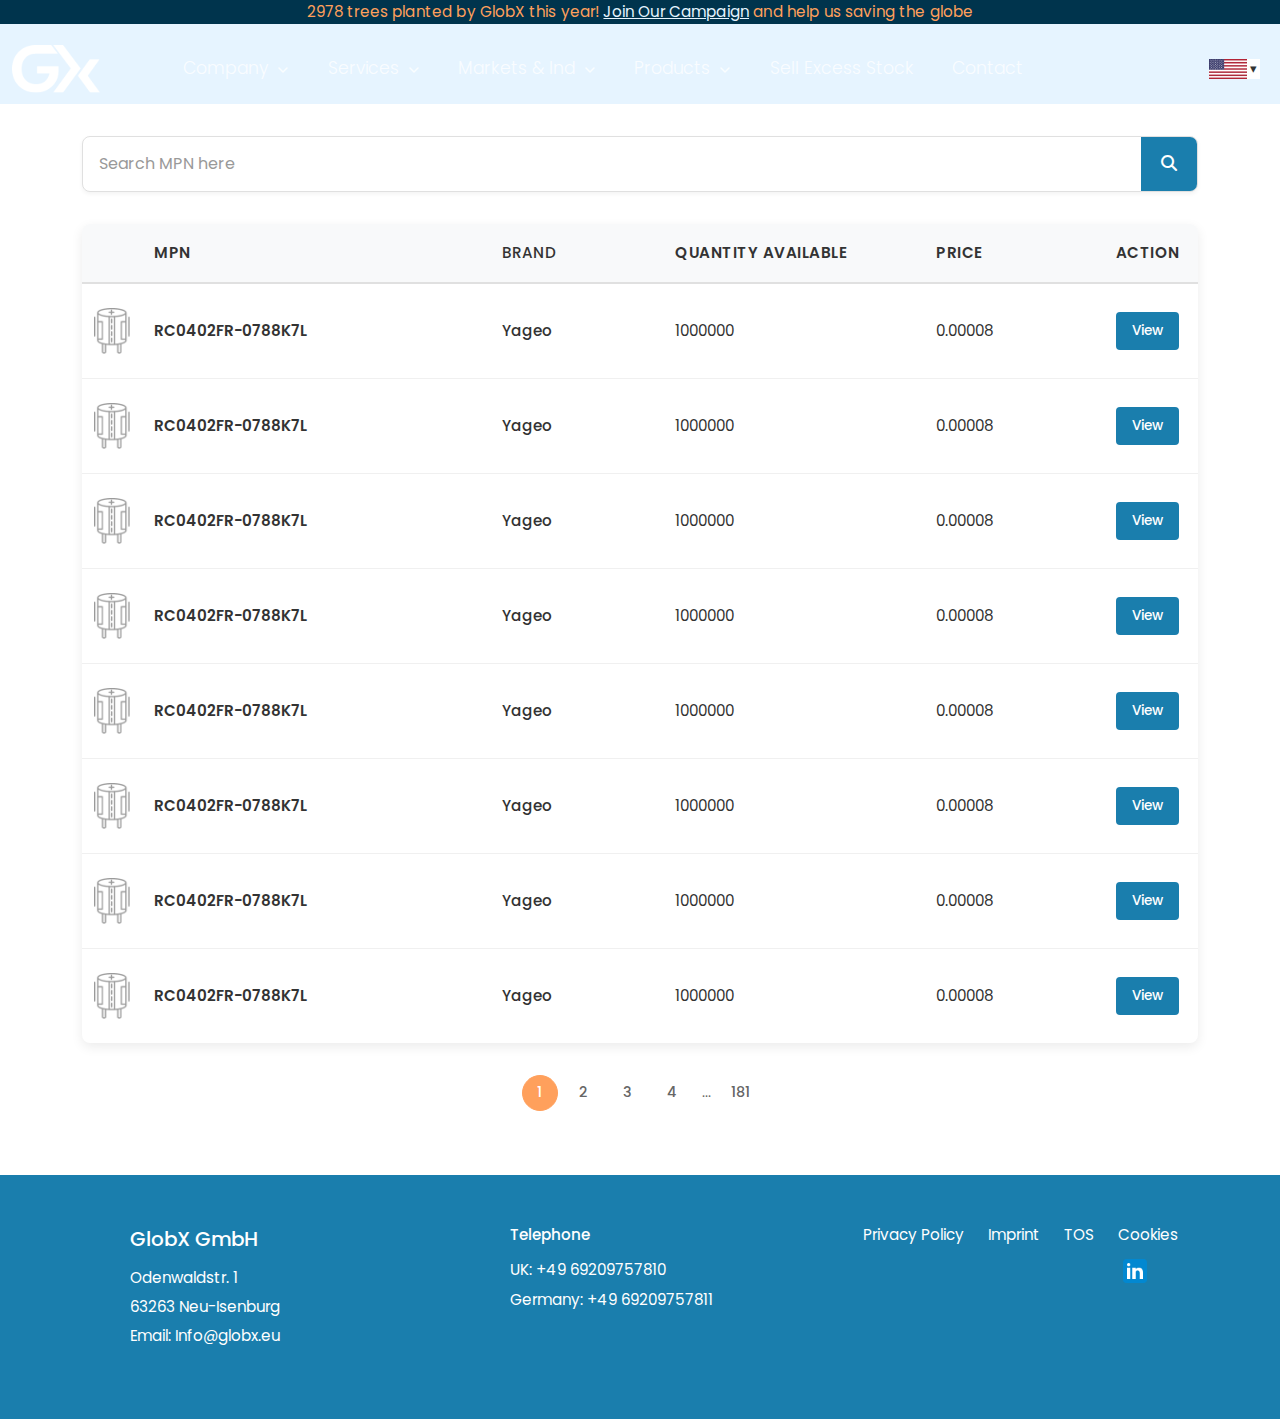
<file: products/index.html>
<!DOCTYPE html>
<html lang="en">
<head>
    <meta charset="UTF-8">
    <meta name="viewport" content="width=device-width, initial-scale=1.0">
    <title>Products - GlobX</title>
    
    <!-- Bootstrap CSS -->
    <link href="https://cdn.jsdelivr.net/npm/bootstrap@5.3.0/dist/css/bootstrap.min.css" rel="stylesheet">
    
    <!-- Custom CSS -->
    <link rel="stylesheet" href="../base.css">
    <link rel="stylesheet" href="../shared-utilities.css">
    <link rel="stylesheet" href="products.css">
    <link rel="stylesheet" href="../footer.css">
    
    <!-- Font Awesome -->
    <link rel="stylesheet" href="https://cdnjs.cloudflare.com/ajax/libs/font-awesome/6.4.0/css/all.min.css">
</head>
<body>
    <!-- Top Bar -->
    <div class="gx-top-bar">
        <div class="container">
            <div class="row align-items-center">
                <div class="col-12 text-center">
                    <p class="gx-top-bar-text mb-0">
                        2978 trees planted by GlobX this year! 
                        <a href="#" class="gx-top-bar-link">Join Our Campaign</a> 
                        and help us saving the globe
                    </p>
                </div>
            </div>
        </div>
    </div>

    <!-- Header/Navbar -->
    <nav class="navbar navbar-expand-lg gx-navbar gx-navbar--application py-3">
        <div class="container align-items-center">
            <!-- Logo -->
            <a class="navbar-brand d-flex align-items-center gx-logo" href="#">
                <img src="../assets/logo.png" alt="GX Logo" height="48"/>
            </a>
            <!-- Navbar Toggler for Mobile -->
            <button class="navbar-toggler ms-auto" type="button" data-bs-toggle="collapse" data-bs-target="#navbarNav" aria-controls="navbarNav" aria-expanded="false" aria-label="Toggle navigation">
                <span class="navbar-toggler-icon"></span>
            </button>
            <!-- Nav Links and Flag Selector -->
            <div class="collapse navbar-collapse justify-content-between" id="navbarNav">
                <ul class="navbar-nav gx-nav-links">
                    <li class="nav-item"><a class="nav-link" href="#">Company <span class="ms-1 align-middle gx-chevron"><svg width="12" height="8" viewBox="0 0 12 8" fill="none" xmlns="http://www.w3.org/2000/svg"><polyline points="2,2 6,6 10,2" stroke="currentColor" stroke-width="1.5" fill="none" stroke-linecap="round" stroke-linejoin="round"/></svg></span></a></li>
                    <li class="nav-item"><a class="nav-link" href="#">Services <span class="ms-1 align-middle gx-chevron"><svg width="12" height="8" viewBox="0 0 12 8" fill="none" xmlns="http://www.w3.org/2000/svg"><polyline points="2,2 6,6 10,2" stroke="currentColor" stroke-width="1.5" fill="none" stroke-linecap="round" stroke-linejoin="round"/></svg></span></a></li>
                    <li class="nav-item"><a class="nav-link" href="#">Markets & Ind <span class="ms-1 align-middle gx-chevron"><svg width="12" height="8" viewBox="0 0 12 8" fill="none" xmlns="http://www.w3.org/2000/svg"><polyline points="2,2 6,6 10,2" stroke="currentColor" stroke-width="1.5" fill="none" stroke-linecap="round" stroke-linejoin="round"/></svg></span></a></li>
                    <li class="nav-item"><a class="nav-link" href="#">Products <span class="ms-1 align-middle gx-chevron"><svg width="12" height="8" viewBox="0 0 12 8" fill="none" xmlns="http://www.w3.org/2000/svg"><polyline points="2,2 6,6 10,2" stroke="currentColor" stroke-width="1.5" fill="none" stroke-linecap="round" stroke-linejoin="round"/></svg></span></a></li>
                    <li class="nav-item"><a class="nav-link" href="#">Sell Excess Stock</a></li>
                    <li class="nav-item"><a class="nav-link" href="#">Contact</a></li>
                </ul>
                <!-- Flag Selector -->
                <div class="gx-flag-selector d-flex align-items-center ms-lg-3 mt-3 mt-lg-0">
                    <button class="btn btn-light gx-flag-btn px-2 py-1 d-flex align-items-center">
                        <img src="../assets/us-flag-small.jpg" alt="US Flag" height="20" />
                        <span class="gx-flag-chevron">&#9662;</span>
                    </button>
                </div>
            </div>
        </div>
    </nav>

    <!-- Main Content Section -->
    <section class="gx-products-section">
        <div class="container">
            <!-- Search Bar Section -->
            <div class="gx-search-section">
                <div class="gx-search-container">
                    <div class="gx-search-input-group">
                        <input type="text" class="gx-search-input" placeholder="Search MPN here">
                        <button class="gx-search-button">
                            <i class="fas fa-search"></i>
                        </button>
                    </div>
                </div>
            </div>

            <!-- Results Table Section -->
            <div class="gx-results-section">
                <div class="gx-results-container">
                    <!-- Table Header -->
                    <div class="gx-table-header">
                        <div class="gx-table-row">
                            <div class="gx-table-cell gx-table-cell-thumbnail"></div>
                            <div class="gx-table-cell gx-table-cell-mpn">MPN</div>
                            <div class="gx-table-cell gx-table-cell-brand">Brand</div>
                            <div class="gx-table-cell gx-table-cell-quantity">Quantity Available</div>
                            <div class="gx-table-cell gx-table-cell-price">Price</div>
                            <div class="gx-table-cell gx-table-cell-action">Action</div>
                        </div>
                    </div>

                    <!-- Table Body -->
                    <div class="gx-table-body">
                        <!-- Product Row 1 -->
                        <div class="gx-table-row">
                            <div class="gx-table-cell gx-table-cell-thumbnail">
                                <img src="../assets/pn-listing/pn.png" alt="Product" class="gx-product-thumbnail">
                            </div>
                            <div class="gx-table-cell gx-table-cell-mpn">RC0402FR-0788K7L</div>
                            <div class="gx-table-cell gx-table-cell-brand">Yageo</div>
                            <div class="gx-table-cell gx-table-cell-quantity">1000000</div>
                            <div class="gx-table-cell gx-table-cell-price">0.00008</div>
                            <div class="gx-table-cell gx-table-cell-action">
                                <button class="gx-view-button">View</button>
                            </div>
                        </div>

                        <!-- Product Row 2 -->
                        <div class="gx-table-row">
                            <div class="gx-table-cell gx-table-cell-thumbnail">
                                <img src="../assets/pn-listing/pn.png" alt="Product" class="gx-product-thumbnail">
                            </div>
                            <div class="gx-table-cell gx-table-cell-mpn">RC0402FR-0788K7L</div>
                            <div class="gx-table-cell gx-table-cell-brand">Yageo</div>
                            <div class="gx-table-cell gx-table-cell-quantity">1000000</div>
                            <div class="gx-table-cell gx-table-cell-price">0.00008</div>
                            <div class="gx-table-cell gx-table-cell-action">
                                <button class="gx-view-button">View</button>
                            </div>
                        </div>

                        <!-- Product Row 3 -->
                        <div class="gx-table-row">
                            <div class="gx-table-cell gx-table-cell-thumbnail">
                                <img src="../assets/pn-listing/pn.png" alt="Product" class="gx-product-thumbnail">
                            </div>
                            <div class="gx-table-cell gx-table-cell-mpn">RC0402FR-0788K7L</div>
                            <div class="gx-table-cell gx-table-cell-brand">Yageo</div>
                            <div class="gx-table-cell gx-table-cell-quantity">1000000</div>
                            <div class="gx-table-cell gx-table-cell-price">0.00008</div>
                            <div class="gx-table-cell gx-table-cell-action">
                                <button class="gx-view-button">View</button>
                            </div>
                        </div>

                        <!-- Product Row 4 -->
                        <div class="gx-table-row">
                            <div class="gx-table-cell gx-table-cell-thumbnail">
                                <img src="../assets/pn-listing/pn.png" alt="Product" class="gx-product-thumbnail">
                            </div>
                            <div class="gx-table-cell gx-table-cell-mpn">RC0402FR-0788K7L</div>
                            <div class="gx-table-cell gx-table-cell-brand">Yageo</div>
                            <div class="gx-table-cell gx-table-cell-quantity">1000000</div>
                            <div class="gx-table-cell gx-table-cell-price">0.00008</div>
                            <div class="gx-table-cell gx-table-cell-action">
                                <button class="gx-view-button">View</button>
                            </div>
                        </div>

                        <!-- Product Row 5 -->
                        <div class="gx-table-row">
                            <div class="gx-table-cell gx-table-cell-thumbnail">
                                <img src="../assets/pn-listing/pn.png" alt="Product" class="gx-product-thumbnail">
                            </div>
                            <div class="gx-table-cell gx-table-cell-mpn">RC0402FR-0788K7L</div>
                            <div class="gx-table-cell gx-table-cell-brand">Yageo</div>
                            <div class="gx-table-cell gx-table-cell-quantity">1000000</div>
                            <div class="gx-table-cell gx-table-cell-price">0.00008</div>
                            <div class="gx-table-cell gx-table-cell-action">
                                <button class="gx-view-button">View</button>
                            </div>
                        </div>

                        <!-- Product Row 6 -->
                        <div class="gx-table-row">
                            <div class="gx-table-cell gx-table-cell-thumbnail">
                                <img src="../assets/pn-listing/pn.png" alt="Product" class="gx-product-thumbnail">
                            </div>
                            <div class="gx-table-cell gx-table-cell-mpn">RC0402FR-0788K7L</div>
                            <div class="gx-table-cell gx-table-cell-brand">Yageo</div>
                            <div class="gx-table-cell gx-table-cell-quantity">1000000</div>
                            <div class="gx-table-cell gx-table-cell-price">0.00008</div>
                            <div class="gx-table-cell gx-table-cell-action">
                                <button class="gx-view-button">View</button>
                            </div>
                        </div>

                        <!-- Product Row 7 -->
                        <div class="gx-table-row">
                            <div class="gx-table-cell gx-table-cell-thumbnail">
                                <img src="../assets/pn-listing/pn.png" alt="Product" class="gx-product-thumbnail">
                            </div>
                            <div class="gx-table-cell gx-table-cell-mpn">RC0402FR-0788K7L</div>
                            <div class="gx-table-cell gx-table-cell-brand">Yageo</div>
                            <div class="gx-table-cell gx-table-cell-quantity">1000000</div>
                            <div class="gx-table-cell gx-table-cell-price">0.00008</div>
                            <div class="gx-table-cell gx-table-cell-action">
                                <button class="gx-view-button">View</button>
                            </div>
                        </div>

                        <!-- Product Row 8 -->
                        <div class="gx-table-row">
                            <div class="gx-table-cell gx-table-cell-thumbnail">
                                <img src="../assets/pn-listing/pn.png" alt="Product" class="gx-product-thumbnail">
                            </div>
                            <div class="gx-table-cell gx-table-cell-mpn">RC0402FR-0788K7L</div>
                            <div class="gx-table-cell gx-table-cell-brand">Yageo</div>
                            <div class="gx-table-cell gx-table-cell-quantity">1000000</div>
                            <div class="gx-table-cell gx-table-cell-price">0.00008</div>
                            <div class="gx-table-cell gx-table-cell-action">
                                <button class="gx-view-button">View</button>
                            </div>
                        </div>
                    </div>
                </div>
            </div>

            <!-- Pagination Section -->
            <div class="gx-pagination-section">
                <div class="gx-pagination-container">
                    <div class="gx-pagination">
                        <span class="gx-pagination-item gx-pagination-item-active">1</span>
                        <span class="gx-pagination-item">2</span>
                        <span class="gx-pagination-item">3</span>
                        <span class="gx-pagination-item">4</span>
                        <span class="gx-pagination-ellipsis">...</span>
                        <span class="gx-pagination-item">181</span>
                    </div>
                </div>
            </div>
        </div>
    </section>

    <!-- Footer -->
    <footer class="gx-footer">
        <div class="container">
            <div class="row justify-content-around">
                <!-- Left Column: Company Contact Information -->
                <div class="col-lg-3 col-md-4 col-sm-6 gx-footer-col">
                    <div class="gx-footer-company">
                        <div class="gx-footer-company-name">GlobX GmbH</div>
                        <div class="gx-footer-address">Odenwaldstr. 1</div>
                        <div class="gx-footer-city">63263 Neu-Isenburg</div>
                        <div class="gx-footer-email">Email: Info@globx.eu</div>
                    </div>
                </div>
                
                <!-- Middle Column: Telephone Numbers -->
                <div class="col-lg-3 col-md-4 col-sm-6 gx-footer-col">
                    <div class="gx-footer-telephone">
                        <div class="gx-footer-telephone-title">Telephone</div>
                        <div class="gx-footer-phone">UK: +49 69209757810</div>
                        <div class="gx-footer-phone">Germany: +49 69209757811</div>
                    </div>
                </div>
                
                <!-- Right Column: Legal Links and Social Media -->
                <div class="col-lg-3 col-md-4 col-sm-6 gx-footer-col">
                    <div class="gx-footer-links">
                        <div class="gx-footer-legal-links">
                            <a href="#" class="gx-footer-link">Privacy Policy</a>
                            <a href="#" class="gx-footer-link">Imprint</a>
                            <a href="#" class="gx-footer-link">TOS</a>
                            <a href="#" class="gx-footer-link">Cookies</a>
                        </div>
                        <div class="gx-footer-social">
                            <a href="#" class="gx-footer-linkedin" aria-label="LinkedIn">
                                <img src="../assets/linkedin-icon.png" alt="LinkedIn" width="32" height="32" />
                            </a>
                        </div>
                    </div>
                </div>
            </div>
        </div>
    </footer>

    <!-- Bootstrap JS -->
    <script src="https://cdn.jsdelivr.net/npm/bootstrap@5.3.0/dist/js/bootstrap.bundle.min.js"></script>
    
    <!-- Custom JS -->
    <script src="../scroll-reveal.js"></script>
</body>
</html>
</file>
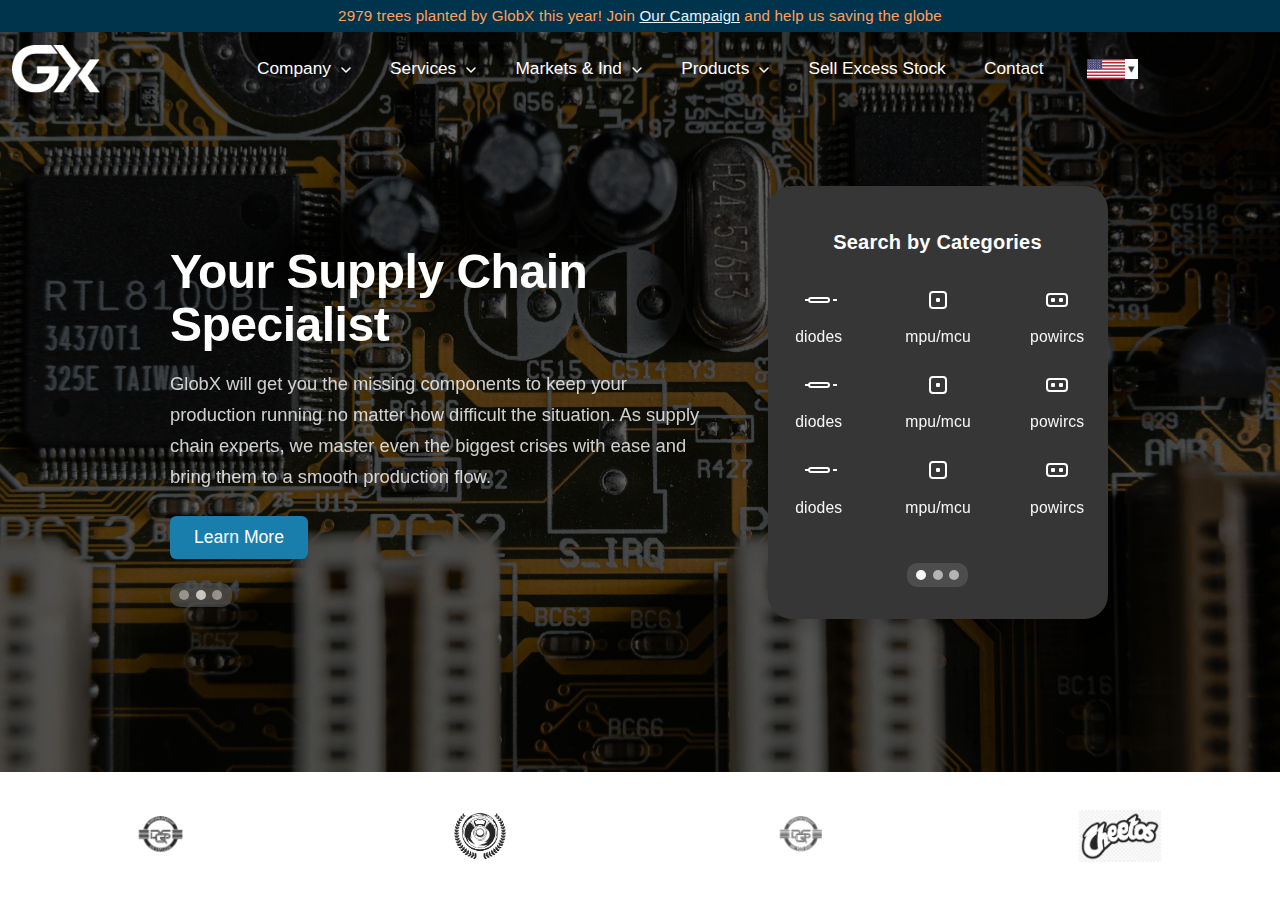
<file: before.html>
<!DOCTYPE html>
<html lang="en">
<head>
  <meta charset="UTF-8">
  <meta http-equiv="X-UA-Compatible" content="IE=edge">
  <meta name="viewport" content="width=device-width, initial-scale=1.0">
  <title>Globx Project</title>
  <link rel="icon" href="favicon.ico">
  <!-- Bootstrap CSS -->
  <link href="https://cdn.jsdelivr.net/npm/bootstrap@5.3.2/dist/css/bootstrap.min.css" rel="stylesheet">
  <!-- Custom CSS -->
  <link rel="stylesheet" href="styles.css">
</head>
<body>
  <!-- Top Bar -->
  <div class="gx-top-bar text-center py-1 px-2">
    <span class="gx-top-bar-text">2979 trees planted by GlobX this year! Join <a href="#" class="gx-top-bar-link">Our Campaign</a> and help us saving the globe</span>
  </div>

  <!-- Header/Navbar -->
  <nav class="navbar navbar-expand-lg gx-navbar py-3">
    <div class="container align-items-center">
      <!-- Logo -->
      <a class="navbar-brand d-flex align-items-center gx-logo" href="#">
        <img src="./assets/logo.png" alt="GX Logo" height="48"/>
      </a>
      <!-- Navbar Toggler for Mobile -->
      <button class="navbar-toggler ms-auto" type="button" data-bs-toggle="collapse" data-bs-target="#navbarNav" aria-controls="navbarNav" aria-expanded="false" aria-label="Toggle navigation">
        <span class="navbar-toggler-icon"></span>
      </button>
      <!-- Nav Links and Flag Selector -->
      <div class="collapse navbar-collapse justify-content-center" id="navbarNav">
        <ul class="navbar-nav gx-nav-links">
          <li class="nav-item"><a class="nav-link" href="#">Company <span class="ms-1 align-middle gx-chevron"><svg width="12" height="8" viewBox="0 0 12 8" fill="none" xmlns="http://www.w3.org/2000/svg"><polyline points="2,2 6,6 10,2" stroke="currentColor" stroke-width="1.5" fill="none" stroke-linecap="round" stroke-linejoin="round"/></svg></span></a></li>
          <li class="nav-item"><a class="nav-link" href="#">Services <span class="ms-1 align-middle gx-chevron"><svg width="12" height="8" viewBox="0 0 12 8" fill="none" xmlns="http://www.w3.org/2000/svg"><polyline points="2,2 6,6 10,2" stroke="currentColor" stroke-width="1.5" fill="none" stroke-linecap="round" stroke-linejoin="round"/></svg></span></a></li>
          <li class="nav-item"><a class="nav-link" href="#">Markets & Ind <span class="ms-1 align-middle gx-chevron"><svg width="12" height="8" viewBox="0 0 12 8" fill="none" xmlns="http://www.w3.org/2000/svg"><polyline points="2,2 6,6 10,2" stroke="currentColor" stroke-width="1.5" fill="none" stroke-linecap="round" stroke-linejoin="round"/></svg></span></a></li>
          <li class="nav-item"><a class="nav-link" href="#">Products <span class="ms-1 align-middle gx-chevron"><svg width="12" height="8" viewBox="0 0 12 8" fill="none" xmlns="http://www.w3.org/2000/svg"><polyline points="2,2 6,6 10,2" stroke="currentColor" stroke-width="1.5" fill="none" stroke-linecap="round" stroke-linejoin="round"/></svg></span></a></li>
          <li class="nav-item"><a class="nav-link" href="#">Sell Excess Stock</a></li>
          <li class="nav-item"><a class="nav-link" href="#">Contact</a></li>
        </ul>
        <!-- Flag Selector (move inside collapse for mobile) -->
        <div class="gx-flag-selector d-flex align-items-center ms-lg-3 mt-3 mt-lg-0">
          <button class="btn btn-light gx-flag-btn px-2 py-1 d-flex align-items-center">
            <img src="./assets/us-flag-small.jpg" alt="US Flag" height="20" />
            <span class="gx-flag-chevron">&#9662;</span>
          </button>
        </div>
      </div>
    </div>
  </nav>

  <!-- Hero Section -->
  <section class="gx-hero position-relative d-flex align-items-center">
    <!-- Background Image & Overlay -->
    <div class="gx-hero-bg"></div>
    <div class="gx-hero-overlay"></div>
    <div class="container gx-hero-content position-relative z-2">
      <div class="row align-items-center">
        <!-- Left: Text & Arrows -->
        <div class="col-lg-7 col-md-12 gx-hero-left position-relative">
          <!-- Decorative Arrows -->
          <div class="gx-arrows position-absolute">
            <img src="./assets/hero-arrow.png" alt="Decorative Arrows" width="180" height="120" />
          </div>
          <!-- Hero Slide Content Wrapper -->
          <div class="gx-hero-slide-content position-relative">
            <div class="gx-hero-slide">
              <h1 class="gx-hero-title fw-bold mb-3">Your Supply Chain Specialist</h1>
              <p class="gx-hero-subtext mb-4">GlobX will get you the missing components to keep your production running no matter how difficult the situation. As supply chain experts, we master even the biggest crises with ease and bring them to a smooth production flow.</p>
            </div>
          </div>
          <!-- Learn More Button -->
          <a href="#" class="btn gx-btn-primary px-4 py-2">Learn More</a>
          <!-- Pagination Dots (same as sidebar) -->
          <div class="gx-sidebar-pagination d-flex justify-content-start align-items-center mt-4 opacity-75">
            <span class="gx-dot"></span>
            <span class="gx-dot active"></span>
            <span class="gx-dot"></span>
          </div>
        </div>
        <!-- Right: Sidebar Card -->
        <div class="col-lg-5 col-md-12 gx-hero-right d-flex align-items-center justify-content-center">
          <div class="gx-sidebar-card shadow">
            <div class="gx-sidebar-title text-center mb-4">Search by Categories</div>
            <div class="gx-sidebar-slide-content position-relative">
              <div class="gx-sidebar-slide">
                <div class="gx-sidebar-grid mb-4">
                  <!-- grid rows/cells will be rendered by JS -->
                </div>
              </div>
            </div>
            <!-- Pagination Dots -->
            <div class="gx-sidebar-pagination d-flex justify-content-center align-items-center">
              <span class="gx-dot"></span>
              <span class="gx-dot active"></span>
              <span class="gx-dot"></span>
            </div>
          </div>
        </div>
      </div>
    </div>
  </section>

  <!-- Hero Footer: Partners Row -->
  <div class="gx-hero-footer bg-white d-flex justify-content-around align-items-center">
    <div class="gx-partner-logo mx-4"><img src="./assets/brand-1.png" alt="Brand 1" height="52" /></div>
    <div class="gx-partner-logo mx-4"><img src="./assets/brand-2.png" alt="Brand 2" height="52" /></div>
    <div class="gx-partner-logo mx-4"><img src="./assets/brand-3.png" alt="Brand 3" height="52" /></div>
    <div class="gx-partner-logo mx-4"><img src="./assets/brand-4.png" alt="Brand 4" height="52" /></div>
  </div>

  <!-- Bootstrap JS Bundle (with Popper) -->
  <script src="https://cdn.jsdelivr.net/npm/bootstrap@5.3.2/dist/js/bootstrap.bundle.min.js"></script>
  <script src="./hero-slider.js"></script>
</body>
</html>
</file>
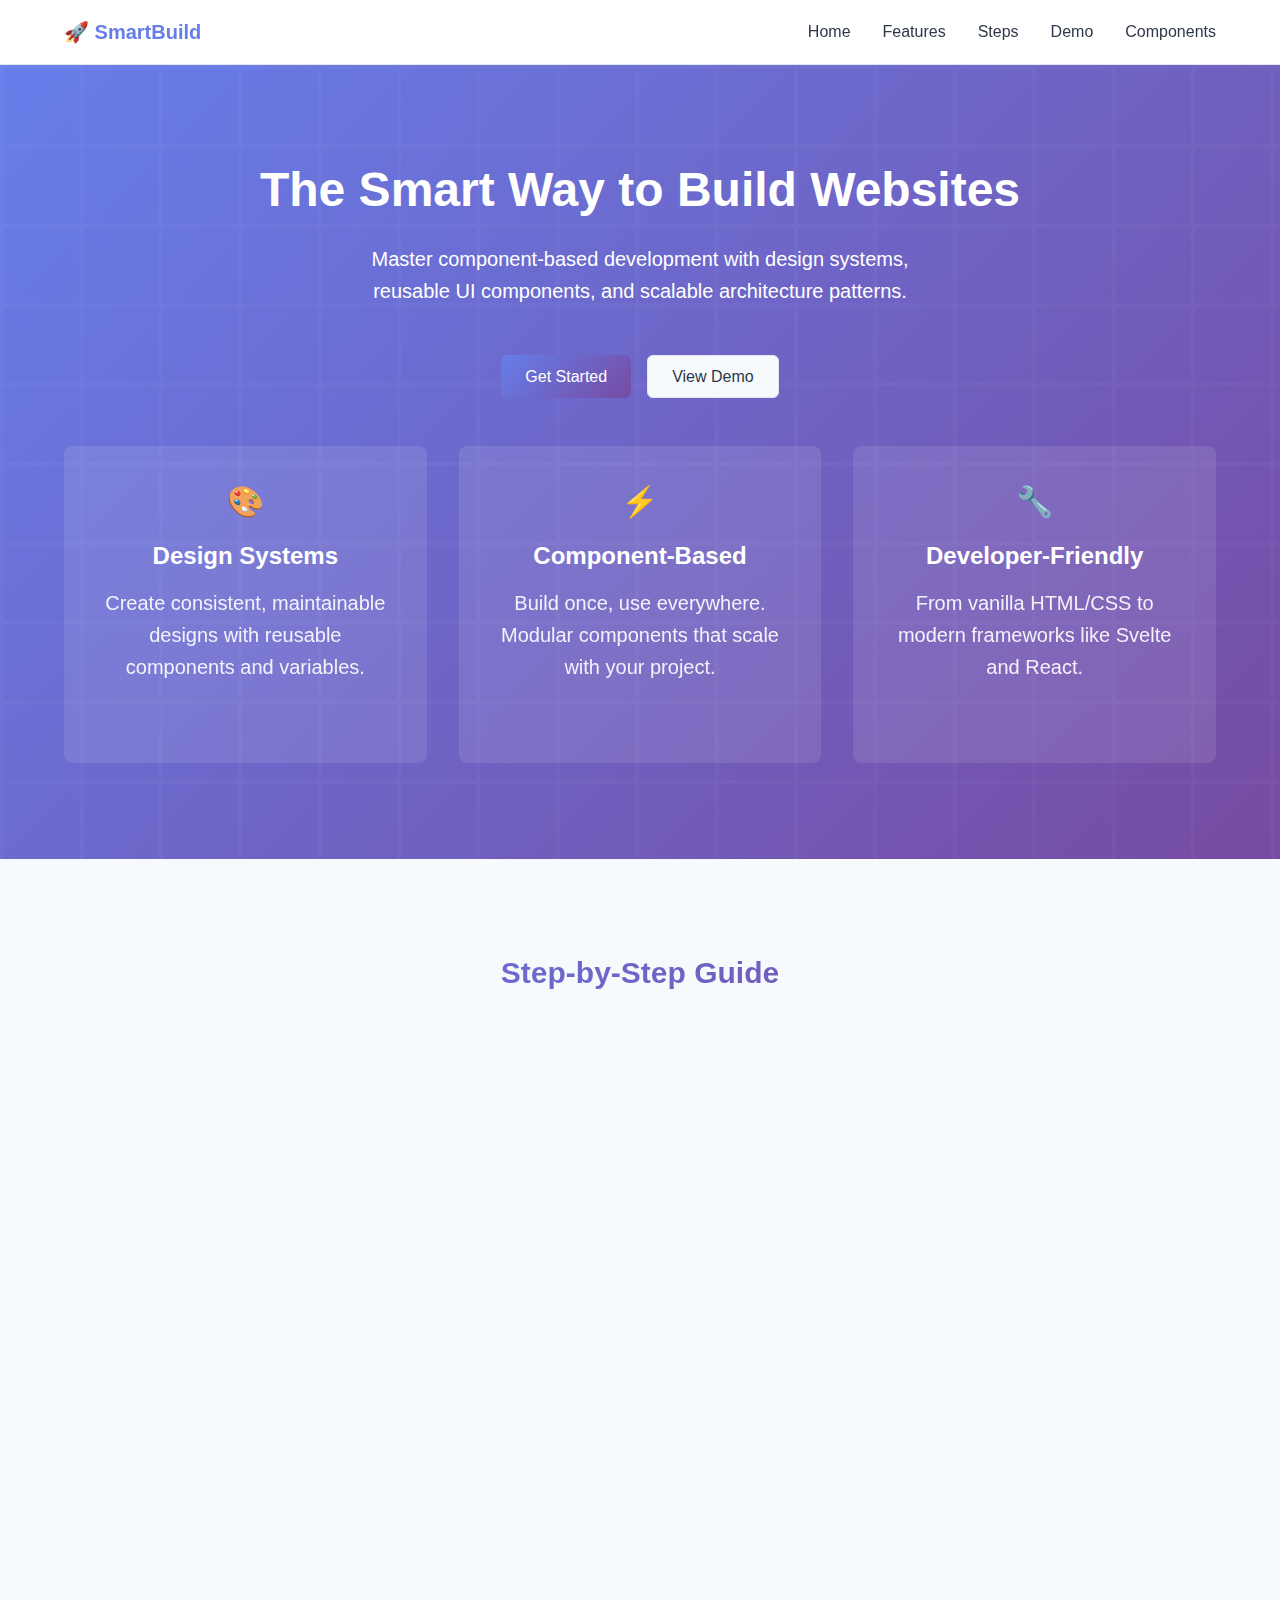
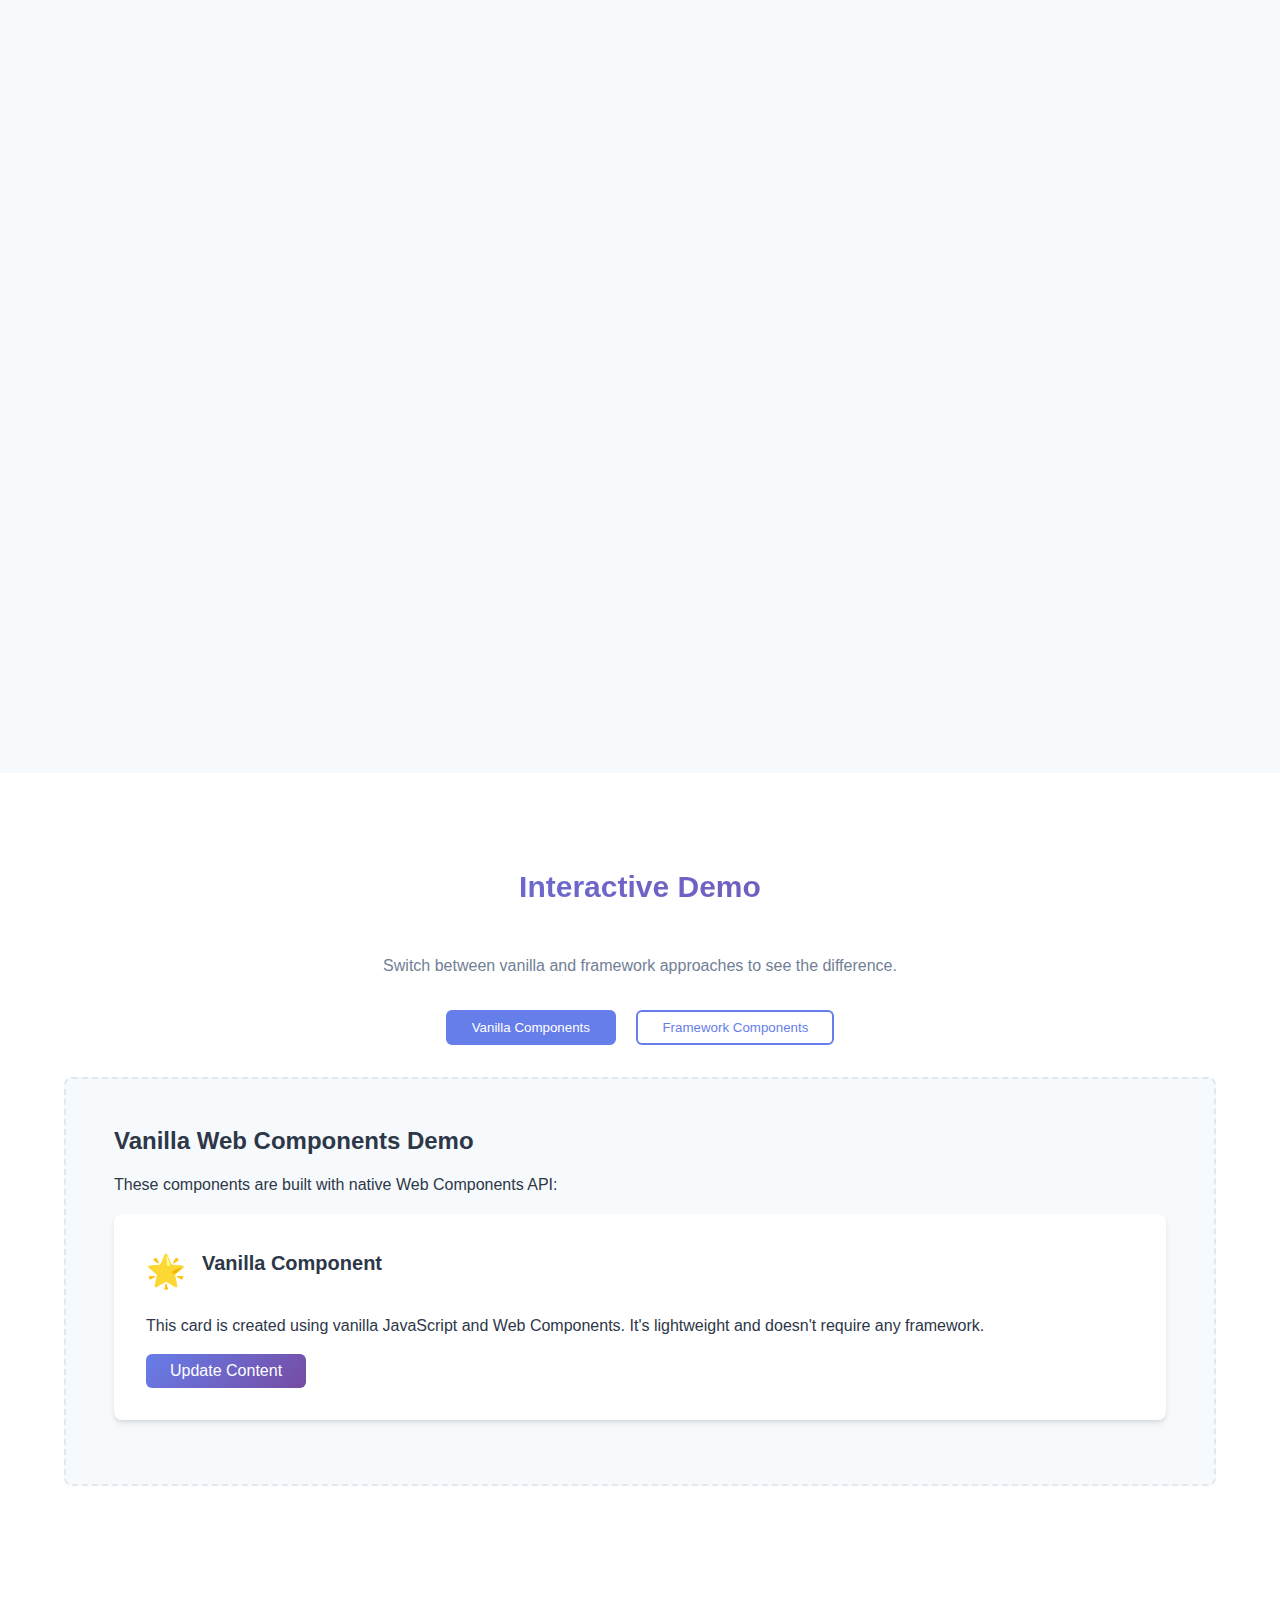
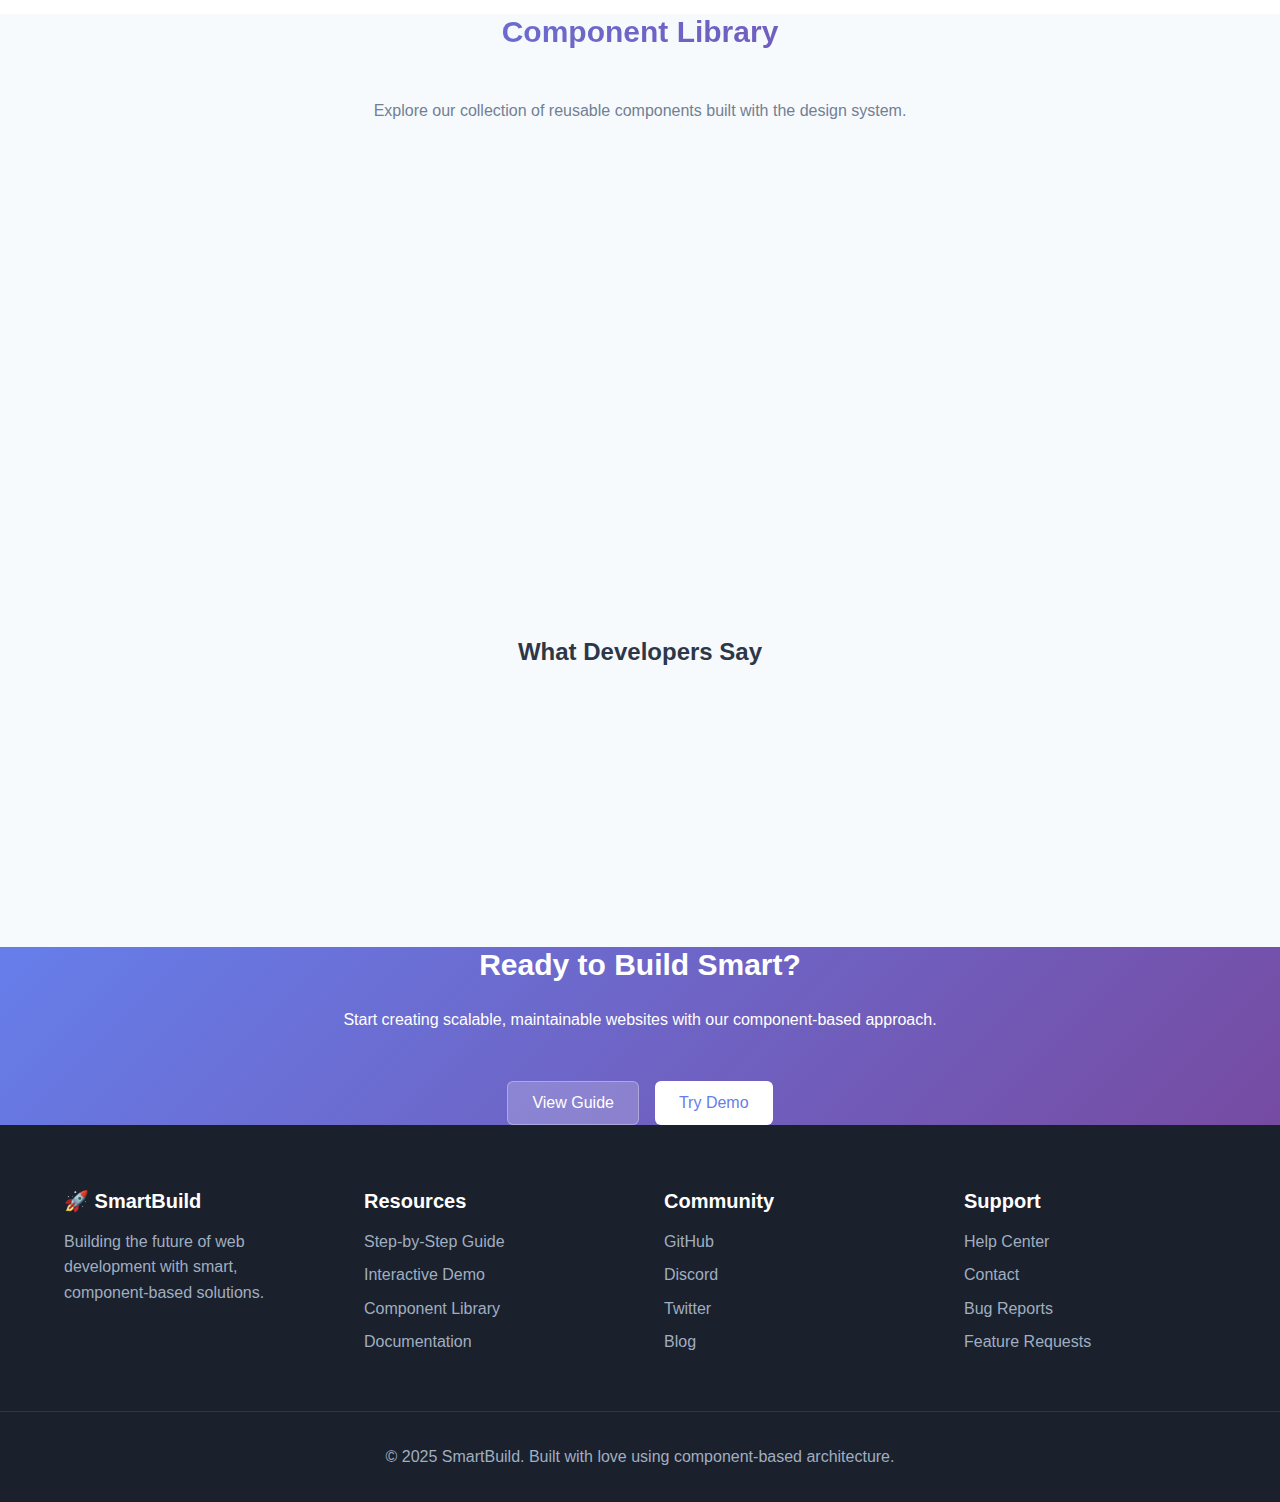
<file: components.html>
<!DOCTYPE html>
<html lang="en">
<head>
    <meta charset="UTF-8">
    <meta name="viewport" content="width=device-width, initial-scale=1.0">
    <title>Smart Website Builder - Component-Based Design System</title>
    <style>
        /* Step 1: Global Styles & Variables */
        * {
            margin: 0;
            padding: 0;
            box-sizing: border-box;
        }

        :root {
            /* Colors */
            --primary-color: #667eea;
            --primary-dark: #5a6fd8;
            --secondary-color: #764ba2;
            --accent-color: #f093fb;
            --text-primary: #2d3748;
            --text-secondary: #718096;
            --text-light: #a0aec0;
            --bg-primary: #ffffff;
            --bg-secondary: #f7fafc;
            --bg-dark: #1a202c;
            --border-light: #e2e8f0;
            --success: #48bb78;
            --warning: #ed8936;
            --error: #f56565;

            /* Typography */
            --font-primary: 'Inter', -apple-system, BlinkMacSystemFont, 'Segoe UI', Roboto, sans-serif;
            --font-mono: 'Fira Code', 'Monaco', 'Consolas', monospace;
            --font-size-xs: 0.75rem;
            --font-size-sm: 0.875rem;
            --font-size-base: 1rem;
            --font-size-lg: 1.125rem;
            --font-size-xl: 1.25rem;
            --font-size-2xl: 1.5rem;
            --font-size-3xl: 1.875rem;
            --font-size-4xl: 2.25rem;
            --font-size-5xl: 3rem;

            /* Spacing */
            --space-xs: 0.25rem;
            --space-sm: 0.5rem;
            --space-md: 1rem;
            --space-lg: 1.5rem;
            --space-xl: 2rem;
            --space-2xl: 3rem;
            --space-3xl: 4rem;
            --space-4xl: 6rem;

            /* Shadows */
            --shadow-sm: 0 1px 2px 0 rgba(0, 0, 0, 0.05);
            --shadow-md: 0 4px 6px -1px rgba(0, 0, 0, 0.1), 0 2px 4px -1px rgba(0, 0, 0, 0.06);
            --shadow-lg: 0 10px 15px -3px rgba(0, 0, 0, 0.1), 0 4px 6px -2px rgba(0, 0, 0, 0.05);
            --shadow-xl: 0 20px 25px -5px rgba(0, 0, 0, 0.1), 0 10px 10px -5px rgba(0, 0, 0, 0.04);

            /* Borders */
            --border-radius-sm: 0.125rem;
            --border-radius-md: 0.375rem;
            --border-radius-lg: 0.5rem;
            --border-radius-xl: 0.75rem;
            --border-radius-2xl: 1rem;
            --border-radius-full: 9999px;

            /* Transitions */
            --transition-fast: 0.15s ease-out;
            --transition-base: 0.3s ease-out;
            --transition-slow: 0.5s ease-out;
        }

        /* Global Element Styles */
        body {
            font-family: var(--font-primary);
            font-size: var(--font-size-base);
            line-height: 1.6;
            color: var(--text-primary);
            background-color: var(--bg-primary);
        }

        h1, h2, h3, h4, h5, h6 {
            font-weight: 600;
            line-height: 1.2;
            margin-bottom: var(--space-md);
        }

        h1 { font-size: var(--font-size-4xl); }
        h2 { font-size: var(--font-size-3xl); }
        h3 { font-size: var(--font-size-2xl); }
        h4 { font-size: var(--font-size-xl); }
        h5 { font-size: var(--font-size-lg); }
        h6 { font-size: var(--font-size-base); }

        a {
            color: var(--primary-color);
            text-decoration: none;
            transition: color var(--transition-fast);
        }

        a:hover {
            color: var(--primary-dark);
        }

        /* Utility Classes */
        .container {
            max-width: 1200px;
            margin: 0 auto;
            padding: 0 var(--space-lg);
        }

        .text-center { text-align: center; }
        .text-left { text-align: left; }
        .text-right { text-align: right; }

        .flex { display: flex; }
        .flex-col { flex-direction: column; }
        .flex-wrap { flex-wrap: wrap; }
        .items-center { align-items: center; }
        .items-start { align-items: flex-start; }
        .items-end { align-items: flex-end; }
        .justify-center { justify-content: center; }
        .justify-between { justify-content: space-between; }
        .justify-around { justify-content: space-around; }
        .gap-sm { gap: var(--space-sm); }
        .gap-md { gap: var(--space-md); }
        .gap-lg { gap: var(--space-lg); }
        .gap-xl { gap: var(--space-xl); }

        .grid { display: grid; }
        .grid-cols-1 { grid-template-columns: repeat(1, 1fr); }
        .grid-cols-2 { grid-template-columns: repeat(2, 1fr); }
        .grid-cols-3 { grid-template-columns: repeat(3, 1fr); }
        .grid-cols-4 { grid-template-columns: repeat(4, 1fr); }

        .p-sm { padding: var(--space-sm); }
        .p-md { padding: var(--space-md); }
        .p-lg { padding: var(--space-lg); }
        .p-xl { padding: var(--space-xl); }
        .p-2xl { padding: var(--space-2xl); }
        .p-3xl { padding: var(--space-3xl); }

        .m-sm { margin: var(--space-sm); }
        .m-md { margin: var(--space-md); }
        .m-lg { margin: var(--space-lg); }
        .m-xl { margin: var(--space-xl); }
        .m-2xl { margin: var(--space-2xl); }

        .mt-sm { margin-top: var(--space-sm); }
        .mt-md { margin-top: var(--space-md); }
        .mt-lg { margin-top: var(--space-lg); }
        .mt-xl { margin-top: var(--space-xl); }
        .mt-2xl { margin-top: var(--space-2xl); }

        .mb-sm { margin-bottom: var(--space-sm); }
        .mb-md { margin-bottom: var(--space-md); }
        .mb-lg { margin-bottom: var(--space-lg); }
        .mb-xl { margin-bottom: var(--space-xl); }
        .mb-2xl { margin-bottom: var(--space-2xl); }

        .rounded-sm { border-radius: var(--border-radius-sm); }
        .rounded-md { border-radius: var(--border-radius-md); }
        .rounded-lg { border-radius: var(--border-radius-lg); }
        .rounded-xl { border-radius: var(--border-radius-xl); }
        .rounded-2xl { border-radius: var(--border-radius-2xl); }
        .rounded-full { border-radius: var(--border-radius-full); }

        .shadow-sm { box-shadow: var(--shadow-sm); }
        .shadow-md { box-shadow: var(--shadow-md); }
        .shadow-lg { box-shadow: var(--shadow-lg); }
        .shadow-xl { box-shadow: var(--shadow-xl); }

        .bg-primary { background-color: var(--bg-primary); }
        .bg-secondary { background-color: var(--bg-secondary); }
        .bg-dark { background-color: var(--bg-dark); }

        .text-primary { color: var(--text-primary); }
        .text-secondary { color: var(--text-secondary); }
        .text-light { color: var(--text-light); }
        .text-white { color: white; }

        .btn {
            display: inline-flex;
            align-items: center;
            justify-content: center;
            gap: var(--space-sm);
            padding: var(--space-sm) var(--space-lg);
            border: none;
            border-radius: var(--border-radius-md);
            font-weight: 500;
            font-size: var(--font-size-base);
            cursor: pointer;
            transition: all var(--transition-fast);
            text-decoration: none;
        }

        .btn-primary {
            background: linear-gradient(135deg, var(--primary-color), var(--secondary-color));
            color: white;
        }

        .btn-primary:hover {
            background: linear-gradient(135deg, var(--primary-dark), var(--secondary-color));
            transform: translateY(-2px);
            box-shadow: var(--shadow-lg);
        }

        .btn-secondary {
            background-color: var(--bg-secondary);
            color: var(--text-primary);
            border: 1px solid var(--border-light);
        }

        .btn-secondary:hover {
            background-color: var(--bg-primary);
            transform: translateY(-2px);
            box-shadow: var(--shadow-md);
        }

        .card {
            background: var(--bg-primary);
            border-radius: var(--border-radius-lg);
            padding: var(--space-xl);
            box-shadow: var(--shadow-md);
            transition: transform var(--transition-base), box-shadow var(--transition-base);
        }

        .card:hover {
            transform: translateY(-4px);
            box-shadow: var(--shadow-xl);
        }

        .gradient-bg {
            background: linear-gradient(135deg, var(--primary-color), var(--secondary-color));
        }

        .gradient-text {
            background: linear-gradient(135deg, var(--primary-color), var(--secondary-color));
            -webkit-background-clip: text;
            -webkit-text-fill-color: transparent;
            background-clip: text;
        }

        /* Step 2: Component Styles */
        .site-header {
            background: rgba(255, 255, 255, 0.95);
            backdrop-filter: blur(10px);
            border-bottom: 1px solid var(--border-light);
            position: sticky;
            top: 0;
            z-index: 100;
            transition: all var(--transition-base);
        }

        .site-header .container {
            display: flex;
            align-items: center;
            justify-content: space-between;
            padding: var(--space-md) var(--space-lg);
        }

        .site-header .logo {
            font-size: var(--font-size-xl);
            font-weight: 700;
            color: var(--primary-color);
        }

        .site-header nav {
            display: flex;
            gap: var(--space-xl);
        }

        .site-header nav a {
            color: var(--text-primary);
            font-weight: 500;
            transition: color var(--transition-fast);
        }

        .site-header nav a:hover {
            color: var(--primary-color);
        }

        .hero-section {
            background: linear-gradient(135deg, var(--primary-color), var(--secondary-color));
            color: white;
            padding: var(--space-4xl) 0;
            text-align: center;
            position: relative;
            overflow: hidden;
        }

        .hero-section::before {
            content: '';
            position: absolute;
            top: 0;
            left: 0;
            right: 0;
            bottom: 0;
            background: url('data:image/svg+xml,<svg xmlns="http://www.w3.org/2000/svg" viewBox="0 0 100 100"><defs><pattern id="grid" width="10" height="10" patternUnits="userSpaceOnUse"><path d="M 10 0 L 0 0 0 10" fill="none" stroke="rgba(255,255,255,0.1)" stroke-width="1"/></pattern></defs><rect width="100" height="100" fill="url(%23grid)"/></svg>');
            opacity: 0.3;
        }

        .hero-section .container {
            position: relative;
            z-index: 1;
        }

        .hero-section h1 {
            font-size: var(--font-size-5xl);
            margin-bottom: var(--space-lg);
        }

        .hero-section p {
            font-size: var(--font-size-xl);
            margin-bottom: var(--space-2xl);
            opacity: 0.9;
            max-width: 600px;
            margin-left: auto;
            margin-right: auto;
        }

        .feature-grid {
            display: grid;
            grid-template-columns: repeat(auto-fit, minmax(300px, 1fr));
            gap: var(--space-xl);
            margin-top: var(--space-2xl);
        }

        .feature-card {
            background: rgba(255, 255, 255, 0.1);
            border-radius: var(--border-radius-lg);
            padding: var(--space-xl);
            text-align: center;
            transition: transform var(--transition-base);
        }

        .feature-card:hover {
            transform: translateY(-4px);
        }

        .feature-card .icon {
            font-size: var(--font-size-3xl);
            margin-bottom: var(--space-md);
        }

        .steps-section {
            padding: var(--space-4xl) 0;
            background: var(--bg-secondary);
        }

        .step-card {
            background: var(--bg-primary);
            border-radius: var(--border-radius-lg);
            padding: var(--space-xl);
            margin-bottom: var(--space-xl);
            position: relative;
            border-left: 4px solid var(--primary-color);
        }

        .step-card .step-number {
            position: absolute;
            top: -10px;
            left: -15px;
            background: var(--primary-color);
            color: white;
            width: 30px;
            height: 30px;
            border-radius: 50%;
            display: flex;
            align-items: center;
            justify-content: center;
            font-weight: bold;
            font-size: var(--font-size-sm);
        }

        .code-example {
            background: var(--bg-dark);
            color: #f7fafc;
            padding: var(--space-lg);
            border-radius: var(--border-radius-md);
            margin: var(--space-md) 0;
            font-family: var(--font-mono);
            font-size: var(--font-size-sm);
            line-height: 1.5;
            overflow-x: auto;
        }

        .code-example .comment {
            color: #68d391;
        }

        .code-example .keyword {
            color: #f093fb;
        }

        .code-example .string {
            color: #fbb6ce;
        }

        .demo-switcher {
            margin: var(--space-xl) 0;
            text-align: center;
        }

        .demo-switcher button {
            background: none;
            border: 2px solid var(--primary-color);
            color: var(--primary-color);
            padding: var(--space-sm) var(--space-lg);
            margin: 0 var(--space-sm);
            border-radius: var(--border-radius-md);
            cursor: pointer;
            font-weight: 500;
            transition: all var(--transition-fast);
        }

        .demo-switcher button.active {
            background: var(--primary-color);
            color: white;
        }

        .demo-switcher button:hover {
            background: var(--primary-color);
            color: white;
        }

        .demo-area {
            border: 2px dashed var(--border-light);
            padding: var(--space-2xl);
            margin: var(--space-xl) 0;
            border-radius: var(--border-radius-lg);
            background: var(--bg-secondary);
        }

        .component-showcase {
            padding: var(--space-4xl) 0;
        }

        .testimonial-card {
            background: var(--bg-primary);
            border-radius: var(--border-radius-lg);
            padding: var(--space-xl);
            text-align: center;
            box-shadow: var(--shadow-md);
        }

        .testimonial-card .avatar {
            width: 60px;
            height: 60px;
            border-radius: 50%;
            margin: 0 auto var(--space-md);
            background: linear-gradient(135deg, var(--primary-color), var(--secondary-color));
            display: flex;
            align-items: center;
            justify-content: center;
            color: white;
            font-weight: bold;
            font-size: var(--font-size-lg);
        }

        .site-footer {
            background: var(--bg-dark);
            color: white;
            padding: var(--space-3xl) 0 var(--space-xl);
        }

        .site-footer .container {
            display: grid;
            grid-template-columns: repeat(auto-fit, minmax(250px, 1fr));
            gap: var(--space-2xl);
        }

        .site-footer h4 {
            margin-bottom: var(--space-md);
        }

        .site-footer a {
            color: var(--text-light);
            display: block;
            margin-bottom: var(--space-sm);
        }

        .site-footer a:hover {
            color: white;
        }

        .footer-bottom {
            border-top: 1px solid #2d3748;
            margin-top: var(--space-2xl);
            padding-top: var(--space-xl);
            text-align: center;
            color: var(--text-light);
        }

        /* Responsive Design */
        @media (max-width: 768px) {
            .site-header nav {
                display: none;
            }
            
            .hero-section h1 {
                font-size: var(--font-size-3xl);
            }
            
            .feature-grid {
                grid-template-columns: 1fr;
            }
            
            .grid-cols-2,
            .grid-cols-3,
            .grid-cols-4 {
                grid-template-columns: 1fr;
            }
        }

        /* Animation Classes */
        .fade-in {
            opacity: 0;
            transform: translateY(20px);
            transition: opacity var(--transition-slow), transform var(--transition-slow);
        }

        .fade-in.visible {
            opacity: 1;
            transform: translateY(0);
        }

        .slide-in-left {
            opacity: 0;
            transform: translateX(-50px);
            transition: opacity var(--transition-slow), transform var(--transition-slow);
        }

        .slide-in-left.visible {
            opacity: 1;
            transform: translateX(0);
        }

        .slide-in-right {
            opacity: 0;
            transform: translateX(50px);
            transition: opacity var(--transition-slow), transform var(--transition-slow);
        }

        .slide-in-right.visible {
            opacity: 1;
            transform: translateX(0);
        }
    </style>
</head>
<body>
    <!-- Step 2: Reusable Components -->
    
    <!-- Header Component -->
    <header class="site-header">
        <div class="container">
            <div class="logo">🚀 SmartBuild</div>
            <nav>
                <a href="#home">Home</a>
                <a href="#features">Features</a>
                <a href="#steps">Steps</a>
                <a href="#demo">Demo</a>
                <a href="#components">Components</a>
            </nav>
        </div>
    </header>

    <!-- Hero Section Component -->
    <section id="home" class="hero-section">
        <div class="container">
            <h1 class="fade-in">The Smart Way to Build Websites</h1>
            <p class="fade-in">Master component-based development with design systems, reusable UI components, and scalable architecture patterns.</p>
            <div class="flex justify-center gap-md">
                <a href="#steps" class="btn btn-primary">Get Started</a>
                <a href="#demo" class="btn btn-secondary">View Demo</a>
            </div>
            
            <div class="feature-grid">
                <div class="feature-card fade-in">
                    <div class="icon">🎨</div>
                    <h3>Design Systems</h3>
                    <p>Create consistent, maintainable designs with reusable components and variables.</p>
                </div>
                <div class="feature-card fade-in">
                    <div class="icon">⚡</div>
                    <h3>Component-Based</h3>
                    <p>Build once, use everywhere. Modular components that scale with your project.</p>
                </div>
                <div class="feature-card fade-in">
                    <div class="icon">🔧</div>
                    <h3>Developer-Friendly</h3>
                    <p>From vanilla HTML/CSS to modern frameworks like Svelte and React.</p>
                </div>
            </div>
        </div>
    </section>

    <!-- Steps Section -->
    <section id="steps" class="steps-section">
        <div class="container">
            <h2 class="text-center mb-2xl gradient-text">Step-by-Step Guide</h2>
            
            <div class="step-card slide-in-left">
                <div class="step-number">0</div>
                <h3>Design Your Website First</h3>
                <p>Before writing code, create a solid design foundation. Identify reusable components and establish your design system.</p>
                <div class="code-example">
<span class="comment">// Design considerations:</span>
<span class="keyword">const</span> designSystem = {
  colors: { primary: <span class="string">'#667eea'</span>, secondary: <span class="string">'#764ba2'</span> },
  typography: { heading: <span class="string">'Inter'</span>, body: <span class="string">'Inter'</span> },
  spacing: { sm: <span class="string">'0.5rem'</span>, md: <span class="string">'1rem'</span>, lg: <span class="string">'1.5rem'</span> },
  components: [<span class="string">'Header'</span>, <span class="string">'Hero'</span>, <span class="string">'Card'</span>, <span class="string">'Footer'</span>]
};
                </div>
            </div>

            <div class="step-card slide-in-right">
                <div class="step-number">1</div>
                <h3>Set Up Global Styles & Variables</h3>
                <p>Create a foundation with CSS variables, utility classes, and global styles for consistency.</p>
                <div class="code-example">
<span class="comment">/* CSS Variables for consistency */</span>
:root {
  <span class="keyword">--primary-color</span>: <span class="string">#667eea</span>;
  <span class="keyword">--space-md</span>: <span class="string">1rem</span>;
  <span class="keyword">--font-primary</span>: <span class="string">'Inter', sans-serif</span>;
}

<span class="comment">/* Utility Classes */</span>
.container { max-width: 1200px; margin: 0 auto; }
.btn { padding: var(--space-sm) var(--space-lg); }
                </div>
            </div>

            <div class="step-card slide-in-left">
                <div class="step-number">2</div>
                <h3>Create Reusable Components</h3>
                <p>Build modular components that can be used across your entire website. Start with vanilla solutions, then scale with frameworks.</p>
                <div class="code-example">
<span class="comment">// Vanilla Web Component</span>
<span class="keyword">class</span> HeaderComponent <span class="keyword">extends</span> HTMLElement {
  connectedCallback() {
    <span class="keyword">this</span>.innerHTML = `
      &lt;header class="site-header"&gt;
        &lt;div class="container"&gt;
          &lt;div class="logo"&gt;${<span class="keyword">this</span>.getAttribute(<span class="string">'logo'</span>)}&lt;/div&gt;
          &lt;nav&gt;${<span class="keyword">this</span>.getAttribute(<span class="string">'nav'</span>)}&lt;/nav&gt;
        &lt;/div&gt;
      &lt;/header&gt;
    `;
  }
}

customElements.define(<span class="string">'site-header'</span>, HeaderComponent);
                </div>
            </div>

            <div class="step-card slide-in-right">
                <div class="step-number">3</div>
                <h3>Use and Maintain Components</h3>
                <p>Implement your components across pages and maintain them from a single source of truth.</p>
                <div class="code-example">
<span class="comment">&lt;!-- Usage across multiple pages --&gt;</span>
&lt;site-header logo="🚀 SmartBuild" nav="Home|Features|Demo"&gt;&lt;/site-header&gt;
&lt;hero-section title="Welcome" subtitle="Build smart websites"&gt;&lt;/hero-section&gt;
&lt;card-grid items="3"&gt;&lt;/card-grid&gt;
&lt;site-footer&gt;&lt;/site-footer&gt;
                </div>
            </div>
        </div>
    </section>

    <!-- Demo Section -->
    <section id="demo" class="component-showcase">
        <div class="container">
            <h2 class="text-center mb-2xl gradient-text">Interactive Demo</h2>
            <p class="text-center text-secondary mb-xl">Switch between vanilla and framework approaches to see the difference.</p>
            
            <div class="demo-switcher">
                <button id="vanilla-btn" class="active">Vanilla Components</button>
                <button id="framework-btn">Framework Components</button>
            </div>

            <div class="demo-area">
                <div id="vanilla-demo">
                    <h3>Vanilla Web Components Demo</h3>
                    <p>These components are built with native Web Components API:</p>
                    <demo-card 
                        title="Vanilla Component" 
                        content="This card is created using vanilla JavaScript and Web Components. It's lightweight and doesn't require any framework."
                        icon="🌟">
                    </demo-card>
                </div>

                <div id="framework-demo" style="display: none;">
                    <h3>Framework Components Demo</h3>
                    <p>These components simulate a framework-based approach:</p>
                    <div class="card">
                        <div class="flex items-center gap-md mb-md">
                            <span style="font-size: 2rem;">⚡</span>
                            <h4>Framework Component</h4>
                        </div>
                        <p>This card demonstrates how framework components would work with reactive data binding and state management.</p>
                        <div class="mt-md">
                            <button class="btn btn-primary" onclick="updateFrameworkDemo()">Update State</button>
                            <span id="framework-state" class="ml-md">State: 0</span>
                        </div>
                    </div>
                </div>
            </div>
        </div>
    </section>

    <!-- Components Showcase -->
    <section id="components" class="bg-secondary p-4xl">
        <div class="container">
            <h2 class="text-center mb-2xl gradient-text">Component Library</h2>
            <p class="text-center text-secondary mb-xl">Explore our collection of reusable components built with the design system.</p>
            
            <div class="grid grid-cols-3 gap-xl">
                <!-- Card Components -->
                <div class="card fade-in">
                    <h4>💳 Cards</h4>
                    <p>Flexible card components for displaying content with consistent styling and hover effects.</p>
                    <div class="mt-md">
                        <span class="btn btn-secondary" style="font-size: 0.875rem;">View Code</span>
                    </div>
                </div>

                <!-- Button Components -->
                <div class="card fade-in">
                    <h4>🔘 Buttons</h4>
                    <p>Various button styles with consistent spacing, colors, and interactive states.</p>
                    <div class="mt-md flex gap-sm">
                        <button class="btn btn-primary">Primary</button>
                        <button class="btn btn-secondary">Secondary</button>
                    </div>
                </div>

                <!-- Typography Components -->
                <div class="card fade-in">
                    <h4>📝 Typography</h4>
                    <p>Consistent typography system with predefined sizes, weights, and spacing.</p>
                    <div class="mt-md">
                        <h5>Heading Example</h5>
                        <p class="text-secondary">Body text example</p>
                    </div>
                </div>

                <!-- Grid Components -->
                <div class="card fade-in">
                    <h4>📊 Grid System</h4>
                    <p>Responsive grid system with utility classes for flexible layouts.</p>
                    <div class="mt-md">
                        <div class="grid grid-cols-2 gap-sm">
                            <div class="bg-secondary p-sm rounded-md text-center">Col 1</div>
                            <div class="bg-secondary p-sm rounded-md text-center">Col 2</div>
                        </div>
                    </div>
                </div>

                <!-- Form Components -->
                <div class="card fade-in">
                    <h4>📝 Forms</h4>
                    <p>Styled form elements with consistent design and validation states.</p>
                    <div class="mt-md">
                        <input type="text" placeholder="Enter text..." style="width: 100%; padding: 0.5rem; border: 1px solid var(--border-light); border-radius: var(--border-radius-md); font-family: var(--font-primary);">
                    </div>
                </div>

                <!-- Navigation Components -->
                <div class="card fade-in">
                    <h4>🧭 Navigation</h4>
                    <p>Flexible navigation components for headers, sidebars, and breadcrumbs.</p>
                    <div class="mt-md">
                        <nav class="flex gap-md">
                            <a href="#" class="text-primary">Home</a>
                            <a href="#" class="text-secondary">About</a>
                            <a href="#" class="text-secondary">Contact</a>
                        </nav>
                    </div>
                </div>
            </div>

            <!-- Testimonials Section -->
            <div class="mt-4xl">
                <h3 class="text-center mb-2xl">What Developers Say</h3>
                <div class="grid grid-cols-2 gap-xl">
                    <div class="testimonial-card fade-in">
                        <div class="avatar">JS</div>
                        <p class="mb-md">"This component-based approach transformed how I build websites. The consistency and maintainability are incredible."</p>
                        <p class="text-secondary">- Jane Smith, Frontend Developer</p>
                    </div>
                    <div class="testimonial-card fade-in">
                        <div class="avatar">MD</div>
                        <p class="mb-md">"Starting with vanilla components and scaling to frameworks is the perfect learning path. Highly recommended!"</p>
                        <p class="text-secondary">- Mike Davis, Full Stack Developer</p>
                    </div>
                </div>
            </div>
        </div>
    </section>

    <!-- CTA Section -->
    <section class="gradient-bg text-white p-4xl text-center">
        <div class="container">
            <h2 class="mb-lg">Ready to Build Smart?</h2>
            <p class="mb-2xl text-lg">Start creating scalable, maintainable websites with our component-based approach.</p>
            <div class="flex justify-center gap-md">
                <a href="#steps" class="btn" style="background: rgba(255,255,255,0.2); color: white; border: 1px solid rgba(255,255,255,0.3);">View Guide</a>
                <a href="#demo" class="btn" style="background: white; color: var(--primary-color);">Try Demo</a>
            </div>
        </div>
    </section>

    <!-- Footer Component -->
    <footer class="site-footer">
        <div class="container">
            <div>
                <h4>🚀 SmartBuild</h4>
                <p class="text-light">Building the future of web development with smart, component-based solutions.</p>
            </div>
            <div>
                <h4>Resources</h4>
                <a href="#steps">Step-by-Step Guide</a>
                <a href="#demo">Interactive Demo</a>
                <a href="#components">Component Library</a>
                <a href="#">Documentation</a>
            </div>
            <div>
                <h4>Community</h4>
                <a href="#">GitHub</a>
                <a href="#">Discord</a>
                <a href="#">Twitter</a>
                <a href="#">Blog</a>
            </div>
            <div>
                <h4>Support</h4>
                <a href="#">Help Center</a>
                <a href="#">Contact</a>
                <a href="#">Bug Reports</a>
                <a href="#">Feature Requests</a>
            </div>
        </div>
        <div class="footer-bottom">
            <p>&copy; 2025 SmartBuild. Built with love using component-based architecture.</p>
        </div>
    </footer>

    <!-- Custom Web Components -->
    <script>
        // Step 2: Creating Reusable Components with Vanilla JavaScript
        
        // Demo Card Component
        class DemoCard extends HTMLElement {
            connectedCallback() {
                const title = this.getAttribute('title') || 'Default Title';
                const content = this.getAttribute('content') || 'Default content';
                const icon = this.getAttribute('icon') || '📦';
                
                this.innerHTML = `
                    <div class="card" style="margin: 1rem 0;">
                        <div style="display: flex; align-items: center; gap: 1rem; margin-bottom: 1rem;">
                            <span style="font-size: 2rem;">${icon}</span>
                            <h4>${title}</h4>
                        </div>
                        <p>${content}</p>
                        <div style="margin-top: 1rem;">
                            <button class="btn btn-primary" onclick="this.parentElement.parentElement.updateContent()">
                                Update Content
                            </button>
                        </div>
                    </div>
                `;
            }
            
            updateContent() {
                const contentP = this.querySelector('p');
                const randomMessages = [
                    'Content updated dynamically!',
                    'This demonstrates component reactivity.',
                    'Vanilla components can be interactive too!',
                    'Building smart websites, one component at a time.'
                ];
                contentP.textContent = randomMessages[Math.floor(Math.random() * randomMessages.length)];
            }
        }

        customElements.define('demo-card', DemoCard);

        // Demo switching functionality
        let frameworkState = 0;
        
        document.getElementById('vanilla-btn').addEventListener('click', function() {
            document.getElementById('vanilla-demo').style.display = 'block';
            document.getElementById('framework-demo').style.display = 'none';
            this.classList.add('active');
            document.getElementById('framework-btn').classList.remove('active');
        });
        
        document.getElementById('framework-btn').addEventListener('click', function() {
            document.getElementById('vanilla-demo').style.display = 'none';
            document.getElementById('framework-demo').style.display = 'block';
            this.classList.add('active');
            document.getElementById('vanilla-btn').classList.remove('active');
        });
        
        function updateFrameworkDemo() {
            frameworkState++;
            document.getElementById('framework-state').textContent = `State: ${frameworkState}`;
        }

        // Scroll animations
        const observerOptions = {
            threshold: 0.1,
            rootMargin: '0px 0px -50px 0px'
        };

        const observer = new IntersectionObserver((entries) => {
            entries.forEach(entry => {
                if (entry.isIntersecting) {
                    entry.target.classList.add('visible');
                }
            });
        }, observerOptions);

        // Observe all elements with animation classes
        document.querySelectorAll('.fade-in, .slide-in-left, .slide-in-right').forEach(el => {
            observer.observe(el);
        });

        // Smooth scrolling for anchor links
        document.querySelectorAll('a[href^="#"]').forEach(anchor => {
            anchor.addEventListener('click', function (e) {
                e.preventDefault();
                const target = document.querySelector(this.getAttribute('href'));
                if (target) {
                    target.scrollIntoView({
                        behavior: 'smooth',
                        block: 'start'
                    });
                }
            });
        });

        // Header scroll effect
        let lastScrollY = window.scrollY;
        
        window.addEventListener('scroll', () => {
            const header = document.querySelector('.site-header');
            const currentScrollY = window.scrollY;
            
            if (currentScrollY > 100) {
                header.style.background = 'rgba(255, 255, 255, 0.95)';
                header.style.backdropFilter = 'blur(10px)';
            } else {
                header.style.background = 'rgba(255, 255, 255, 0.95)';
            }
            
            lastScrollY = currentScrollY;
        });

        // Component usage examples for educational purposes
        console.log(`
🚀 SmartBuild - Component-Based Website Building

This demo showcases the step-by-step approach to building websites:

Step 0: Design First
- Created a consistent design system with variables
- Identified reusable components (Header, Hero, Cards, Footer)
- Established patterns for spacing, colors, and typography

Step 1: Global Styles & Variables
- CSS custom properties for consistency
- Utility classes for common patterns
- Global element styling using variables

Step 2: Reusable Components
- Custom Web Components (vanilla approach)
- Framework-style components (simulated)
- Modular, maintainable code structure

Step 3: Implementation & Maintenance
- Components used across multiple sections
- Single source of truth for updates
- Scalable architecture

Key Benefits:
✅ Consistency across the entire site
✅ Maintainable and scalable codebase
✅ Reusable components save development time
✅ Easy to update and modify
✅ Framework-agnostic approach

Try interacting with the components above to see them in action!
        `);
    </script>
</body>
</html>
</file>
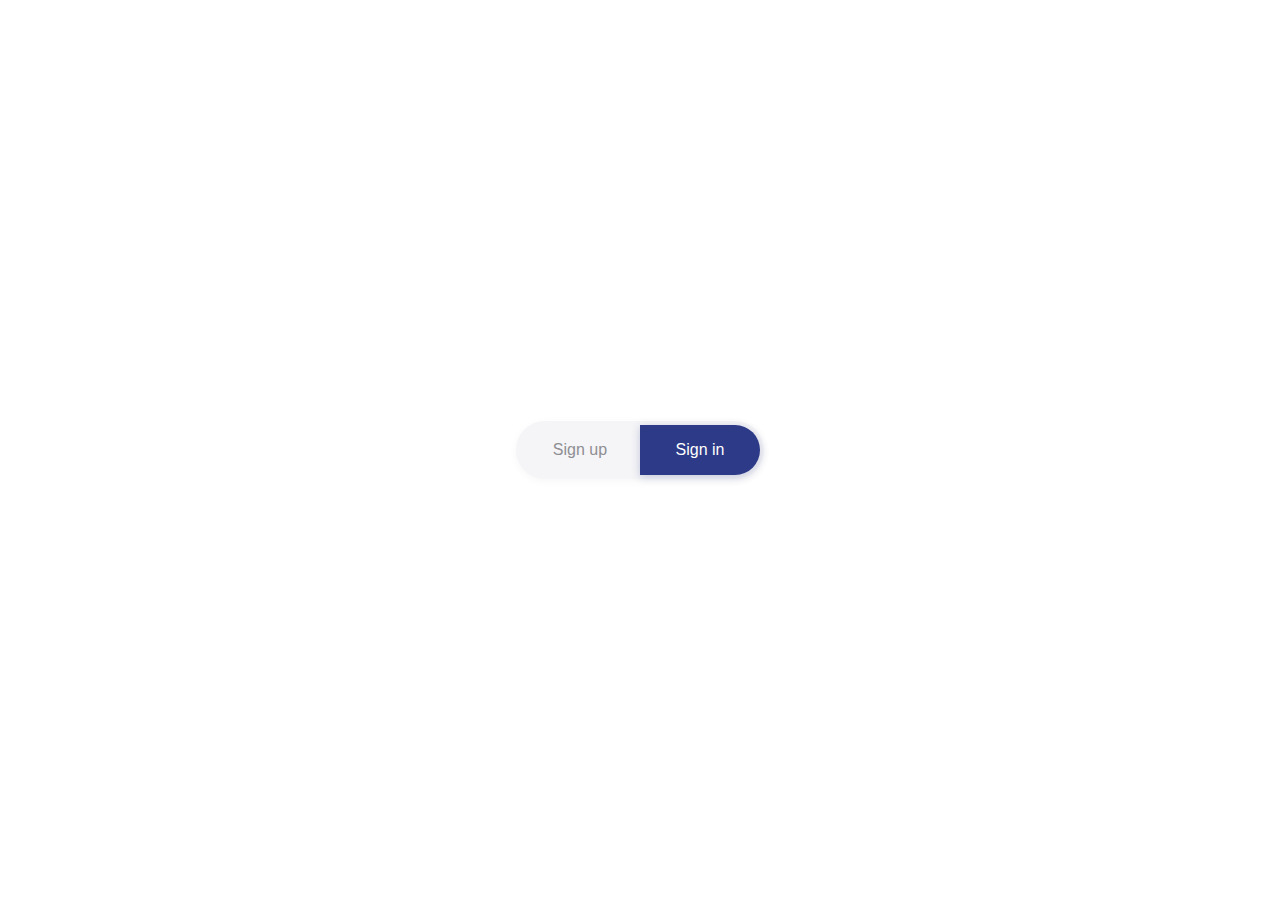
<file: tabs.html>
<!DOCTYPE html>
<html lang="en">
<head>
    <meta charset="UTF-8">
    <meta name="viewport" content="width=device-width, initial-scale=1.0">
    <title>Sign Up / Sign In Tabs</title>
    <style>
        * {
            margin: 0;
            padding: 0;
            box-sizing: border-box;
        }

        body {
            font-family: -apple-system, BlinkMacSystemFont, 'Segoe UI', Roboto, Oxygen, Ubuntu, Cantarell, sans-serif;
            background: #ffffff;
            display: flex;
            justify-content: center;
            align-items: center;
            min-height: 100vh;
            padding: 20px;
        }

        .tab-container {
            background: #f5f5f7;
            border-radius: 50px;
            padding: 4px;
            display: flex;
            gap: 0;
            box-shadow: 0 2px 8px rgba(0, 0, 0, 0.04);
            width: fit-content;
        }

        .tab-button {
            padding: 16px 32px;
            border: none;
            border-radius: 46px;
            font-size: 16px;
            font-weight: 500;
            cursor: pointer;
            transition: all 0.2s ease;
            white-space: nowrap;
            min-width: 120px;
            text-align: center;
        }

        .tab-button.signup {
            background: transparent;
            color: #8e8e93;
            border-radius: 46px 0 0 46px;
        }

        .tab-button.signup:hover {
            background: rgba(142, 142, 147, 0.1);
            color: #6d6d70;
        }

        .tab-button.signin {
            background: #2d3a87;
            color: #ffffff;
            box-shadow: 0 2px 8px rgba(45, 58, 135, 0.25);
            border-radius: 0 46px 46px 0;
        }

        .tab-button.signin:hover {
            background: #253074;
            transform: translateY(-1px);
            box-shadow: 0 4px 12px rgba(45, 58, 135, 0.3);
        }

        .tab-button.signin:active {
            transform: translateY(0);
            box-shadow: 0 2px 6px rgba(45, 58, 135, 0.25);
        }

        /* Active state animation */
        .tab-button:active {
            transform: scale(0.98);
        }

        /* Focus states for accessibility */
        .tab-button:focus {
            outline: none;
            box-shadow: 0 0 0 3px rgba(45, 58, 135, 0.2);
        }

        .tab-button.signup:focus {
            box-shadow: 0 0 0 3px rgba(142, 142, 147, 0.2);
        }
    </style>
</head>
<body>
    <div class="tab-container">
        <button class="tab-button signup" onclick="handleSignUp()">Sign up</button>
        <button class="tab-button signin" onclick="handleSignIn()">Sign in</button>
    </div>

    <script>
        function handleSignUp() {
            // Toggle active states
            const signupBtn = document.querySelector('.tab-button.signup');
            const signinBtn = document.querySelector('.tab-button.signin');
            
            // Switch the classes and update border-radius
            signupBtn.classList.add('signin');
            signupBtn.classList.remove('signup');
            signupBtn.style.borderRadius = '46px 0 0 46px';
            
            signinBtn.classList.add('signup');
            signinBtn.classList.remove('signin');
            signinBtn.style.borderRadius = '0 46px 46px 0';
            
            console.log('Sign up clicked');
        }

        function handleSignIn() {
            // Reset to original state
            const signupBtn = document.querySelector('.tab-button.signup');
            const signinBtn = document.querySelector('.tab-button.signin');
            
            if (signupBtn.classList.contains('signin')) {
                signupBtn.classList.remove('signin');
                signupBtn.classList.add('signup');
                signupBtn.style.borderRadius = '46px 0 0 46px';
                
                signinBtn.classList.remove('signup');
                signinBtn.classList.add('signin');
                signinBtn.style.borderRadius = '0 46px 46px 0';
            }
            
            console.log('Sign in clicked');
        }

        // Add subtle animations on page load
        document.addEventListener('DOMContentLoaded', function() {
            const container = document.querySelector('.tab-container');
            container.style.opacity = '0';
            container.style.transform = 'translateY(10px)';
            
            setTimeout(() => {
                container.style.transition = 'all 0.3s ease';
                container.style.opacity = '1';
                container.style.transform = 'translateY(0)';
            }, 100);
        });
    </script>
</body>
</html>
</file>
<file: base.css>
/* ======================================== */
/* GLOBX - BASE STYLES                     */
/* ======================================== */

/* Google Fonts Import */
@import url('https://fonts.googleapis.com/css2?family=Poppins:ital,wght@0,100;0,200;0,300;0,400;0,500;0,600;0,700;0,800;0,900;1,100;1,200;1,300;1,400;1,500;1,600;1,700;1,800;1,900&display=swap');

/* 1. A Modern CSS Reset & Box-Sizing */
/* ---------------------------------------- */
*, *::before, *::after {
  box-sizing: border-box;
  margin: 0;
  padding: 0;
}

/* 2. Define Global Variables */
/* ---------------------------------------- */
:root {
  /* Project Colors */
  --primary-lightest: hsla(210, 20%, 98%, 1);
  --primary-light: hsla(206, 100%, 95%, 1);
  --primary-light-2: hsla(196, 100%, 81%, 1);
  --primary-light-3: hsla(24, 100%, 99%, 1);
  --primary: hsla(199, 74%, 39%, 1);
  --primary-dark: hsla(199, 100%, 15%, 1);
  --primary-dark-2: hsla(195, 100%, 24%, 1);
  --secondary: hsla(25, 100%, 68%, 1);
  --text-dark: hsla(0, 0%, 7%, 1);
  --text-light: hsla(0, 0%, 100%, 1);
  --text-light-2: hsla(0, 0%, 100%, 0.8);
  --text-light-3: hsla(0, 0%, 97%, 1);
  --text-light-4: hsla(0, 0%, 90%, 1);

  /* Fonts */
  --font-primary: 'Poppins Medium', 'Poppins', 'Helvetica', 'Arial', sans-serif;
  --font-headings: 'Poppins SemiBold', 'Poppins', 'Helvetica', 'Arial', sans-serif;
  --fw-regular: 400;
  --fw-medium: 500;
  --fw-semibold: 600;
  --fw-bold: 700;
  --fw-extrabold: 800;
  --fw-black: 900;

  /* Spacing (based on 1rem = 16px) */
  --spacing-1: 0.25rem; /* 4px */
  --spacing-2: 0.5rem;  /* 8px */
  --spacing-3: 1rem;    /* 16px */
  --spacing-4: 2rem;    /* 32px */
  --spacing-5: 4rem;    /* 64px */
  --section-width: 1220px;
}

/* 3. Utility Classes */
/* ---------------------------------------- */
.primary-light {
  background-color: hsla(206, 100%, 95%, 1) !important;
}

.primary {
  background-color: hsla(199, 74%, 39%, 1) !important;
}

.primary-dark {
  background-color: hsla(199, 100%, 15%, 1) !important;
}

.secondary {
  background-color: hsla(25, 100%, 68%, 1) !important;
}

.text-dark {
  color: hsla(0, 0%, 7%, 1) !important;
}

.text-light {
  color: hsla(0, 0%, 100%, 1) !important;
}

.text-primary {
  color: hsla(199, 74%, 39%, 1) !important;
}

.section-width {
  max-width: var(--section-width);
}

/* 4. Set Base Body & Typography Styles */
/* ---------------------------------------- */
body {
  font-family: var(--font-primary);
  color: var(--text-dark);
  background-color: var(--primary-light);
  line-height: 1.6;
  margin: 0;
  overflow-x: hidden;
}

img, picture, video, canvas, svg {
  display: block;
  max-width: 100%;
}

h1, h2, h3, h4, h5, h6 {
  font-family: var(--font-headings);
  color: var(--text-dark);
  line-height: 1.2;
  margin-bottom: var(--spacing-2);
}

.btn:hover{
  background-color: inherit;
  border-color: inherit;
}

/* 5. Top Bar */
/* ---------------------------------------- */
.gx-top-bar {
  background: var(--primary-dark);
  color: var(--secondary);
  font-size: 0.95rem;
  letter-spacing: 0.01em;
}

.gx-top-bar-link {
  color: var(--primary-light);
  text-decoration: underline;
}

.gx-top-bar-link:hover {
  color: var(--secondary);
}

/* 6. Navbar/Header */
/* ---------------------------------------- */
.gx-navbar {
  background: transparent !important;
  box-shadow: none !important;
  border-bottom: none !important;
  z-index: 20;
  position: absolute;
  top: 1.5rem;
  left: 0;
  width: 100%;
}

.navbar .container{
  max-width: 1450px;
}

#navbarNav{
  padding-left: 3rem;
}

.gx-logo img {
  height: 48px;
  width: auto;
}

.gx-nav-links .nav-link {
  color: var(--text-light-2) !important;
  font-weight: 300;
  font-size: 1.08rem;
  margin: 0 0.7rem;
  position: relative;
  padding: 0.5rem 0.2rem;
  width: 100%;
}

.gx-nav-links .nav-link span {
  font-size: 0.8em;
}

.gx-nav-links .nav-link:hover,
.gx-nav-links .nav-link:focus {
  color: var(--secondary) !important;
}

.gx-flag-selector {
  margin-left: 1.5rem;
}

.gx-flag-btn {
  border-radius: 0.5rem;
  background: transparent;
  border: none;
  box-shadow: none;
  font-size: 1rem;
  font-weight: 500;
}

.gx-flag-btn img {
  /* border-radius: 0.2rem; */
}

.gx-flag-chevron {
  font-size: 0.8em;
  color: #333;
  background-color: white;
  padding: 0rem 0.2rem;
}

.gx-chevron svg {
  display: inline-block;
  vertical-align: middle;
  margin-bottom: 2px;
}

/* 7. Responsive Design - Global */
/* ---------------------------------------- */
@media (max-width: 991.98px) {
  /* Navbar & Header Styles */
  .gx-navbar .container,
  .gx-navbar .container-fluid {
    flex-direction: row !important;
    align-items: flex-start !important;
    padding-left: 1rem;
    padding-right: 1rem;
  }
  
  .gx-logo img {
    height: 36px;
  }
  
  .gx-nav-links {
    width: 100%;
    text-align: left;
    margin-top: 0.5rem;
  }
  
  .gx-nav-links .nav-link {
    font-size: 1rem;
    margin: 0.2rem 0.5rem;
    padding: 0.5rem 0;
  }
  
  .gx-flag-selector {
    margin-left: 0;
    margin-top: 0.5rem;
    align-self: flex-end;
  }
  
  /* Mobile Navigation Collapse */
  .navbar-collapse {
    justify-content: flex-end !important;
    align-items: flex-start !important;
    background: rgba(30, 30, 30, 0.98);
    box-shadow: 0 8px 32px rgba(0,0,0,0.18);
    border-radius: 0 0 1rem 1rem;
    padding: 1.2rem 1.2rem 1.2rem 1.2rem;
    max-width: 320px;
    position: absolute;
    top: 80%;
    right: 0;
    left: auto;
    z-index: 1001;
  }
  
  .gx-nav-links {
    flex-direction: column !important;
    width: 100%;
    text-align: left;
    margin-top: 0;
  }
  
  .gx-nav-links .nav-link {
    font-size: 1.1rem;
    margin: 0.2rem 0;
    padding: 0.7rem 0;
    width: 10rem;
  }
  
  .gx-flag-selector {
    margin-left: 0;
    margin-top: 1rem;
    align-self: flex-start;
  }
  
  /* Top Bar Mobile */
  .gx-top-bar {
    display: none !important;
  }
  
  .gx-navbar {
    top: 0rem;
  }
}

@media (max-width: 1300px) {
  #navbarNav{
    padding-right: 0rem;
  }
}

@media (min-width: 768px) {
  /* Desktop styles */
}

@media (min-width: 992px) {
  /* Desktop styles */
  .gx-why-work-separator {
    width: clamp(200px, 50%, 600px);
    justify-self: end;
  }
  
  /* Desktop-only clip-path effects */
  .gx-reveal-section.gx-revealed .gx-reveal-content {
    clip-path: polygon(0% 0%, 95% 0%, 100% 10.5%, 100% 100%, 0% 100%);
  }
}

@media (min-width: 1200px) {
  /* Styles for XL screens */
}

/* 8. Bootstrap Overrides */
/* ---------------------------------------- */
.navbar-toggler {
  border: none;
  box-shadow: none;
}

.navbar-toggler-icon {
  background-image: url("data:image/svg+xml,%3csvg xmlns='http://www.w3.org/2000/svg' viewBox='0 0 30 30'%3e%3cpath stroke='rgba(255,255,255,1)' stroke-width='2' stroke-linecap='round' stroke-miterlimit='10' d='M4 7h22M4 15h22M4 23h22'/%3e%3c/svg%3e");
  background-size: 100% 100%;
} 

/* Scroll-triggered reveal animations */
.gx-reveal-section {
  opacity: 0;
  transform: translateY(30px);
  transition: opacity 0.8s ease-out, transform 0.8s ease-out;
}

.gx-reveal-section.gx-revealed {
  opacity: 1;
  transform: translateY(0);
}

.gx-reveal-content {
  opacity: 0;
  transform: translateY(20px);
  transition: opacity 0.6s ease-out 0.2s, transform 0.6s ease-out 0.2s;
}

.gx-reveal-section.gx-revealed .gx-reveal-content {
  opacity: 1;
  transform: translateY(0);
}

.gx-reveal-delay-1 {
  transition-delay: 0.1s;
}

.gx-reveal-delay-2 {
  transition-delay: 0.2s;
}

.gx-reveal-delay-3 {
  transition-delay: 0.3s;
}

.gx-reveal-delay-4 {
  transition-delay: 0.4s;
}

/* Staggered animations for grid items */
.gx-reveal-grid-item {
  opacity: 0;
  transform: translateY(20px);
  transition: opacity 0.5s ease-out, transform 0.5s ease-out;
}

.gx-reveal-section.gx-revealed .gx-reveal-grid-item {
  opacity: 1;
  transform: translateY(0);
}

.gx-reveal-grid-item:nth-child(1) { transition-delay: 0.1s; }
.gx-reveal-grid-item:nth-child(2) { transition-delay: 0.2s; }
.gx-reveal-grid-item:nth-child(3) { transition-delay: 0.3s; }
.gx-reveal-grid-item:nth-child(4) { transition-delay: 0.4s; }
.gx-reveal-grid-item:nth-child(5) { transition-delay: 0.5s; }
.gx-reveal-grid-item:nth-child(6) { transition-delay: 0.6s; }

/* Special animations for specific elements */
.gx-reveal-slide-left {
  opacity: 0;
  transform: translateX(-30px);
  transition: opacity 0.8s ease-out, transform 0.8s ease-out;
}

.gx-reveal-section.gx-revealed .gx-reveal-slide-left {
  opacity: 1;
  transform: translateX(0);
}

.gx-reveal-slide-right {
  opacity: 0;
  transform: translateX(30px);
  transition: opacity 0.8s ease-out, transform 0.8s ease-out;
}

.gx-reveal-section.gx-revealed .gx-reveal-slide-right {
  opacity: 1;
  transform: translateX(0);
}

.gx-reveal-scale {
  opacity: 0;
  transform: scale(0.9);
  transition: opacity 0.6s ease-out, transform 0.6s ease-out;
}

.gx-reveal-section.gx-revealed .gx-reveal-scale {
  opacity: 1;
  transform: scale(1);
}

@keyframes gx-slide-in-right-fg {
  0% {
    opacity: 0;
    transform: translateX(60px);
  }
  100% {
    opacity: 1;
    transform: translateX(0);
  }
}

.gx-reveal-slide-right-fg {
  opacity: 0;
  transform: translateX(60px);
  transition: opacity 0.7s cubic-bezier(0.4,0,0.2,1), transform 0.7s cubic-bezier(0.4,0,0.2,1);
  will-change: transform, opacity;
}

.gx-reveal-section.gx-revealed .gx-reveal-slide-right-fg {
  opacity: 1;
  transform: translateX(0);
  animation: gx-slide-in-right-fg 0.7s cubic-bezier(0.4,0,0.2,1);
}

/* Disable animations for users who prefer reduced motion */
@media (prefers-reduced-motion: reduce) {
  .gx-reveal-section,
  .gx-reveal-content,
  .gx-reveal-grid-item,
  .gx-reveal-slide-left,
  .gx-reveal-slide-right,
  .gx-reveal-scale,
  .gx-reveal-slide-right-fg,
  .gx-reveal-section.gx-revealed .gx-reveal-slide-right-fg {
    opacity: 1;
    transform: none;
    transition: none;
  }
}
</file>
<file: shared-utilities.css>
/* ======================================== */
/* GLOBX - SHARED UTILITIES                 */
/* ======================================== */

/* ======================================== */
/* SECTION STRUCTURE & LAYOUT              */
/* ======================================== */

/* Common Section Container */
.gx-section-common {
  padding: 5rem 0;
}

.gx-section-common--white {
  background: #fff;
}

.gx-section-common--light {
  background: var(--primary-light);
}

/* Common Content Container */
.gx-content-container-common {
  background: transparent;
  border-radius: 1rem;
  /* padding: 3rem; */
  width: 100%;
  min-height: 500px;
  position: relative;
}

.gx-content-container-common--bordered {
  border: 3px solid var(--primary-light);
  box-shadow: none;
}

/* ======================================== */
/* HEADER/TYPOGRAPHY HIERARCHY             */
/* ======================================== */

/* Section Header Container */
.gx-section-header-common {
  margin-bottom: 3rem;
}

/* Section Labels */
.gx-section-label-common {
  color: var(--primary);
  font-weight: 600;
  margin-bottom: 0.5rem;
  letter-spacing: 0.02em;
}

.gx-section-label-common--small {
  font-size: 1.1rem;
}

.gx-section-label-common--medium {
  font-size: 1.5rem;
}

/* Section Headlines */
.gx-section-headline-common {
  color: var(--text-dark);
  font-weight: 500;
  line-height: 1.2;
  letter-spacing: -0.02em;
}

.gx-section-headline-common--large {
  font-size: 2.5rem;
  margin-bottom: 1rem;
}

.gx-section-headline-common--medium {
  font-size: 2.5rem;
  margin: 0;
}

/* Section Descriptions */
.gx-section-description-common {
  color: var(--text-dark);
  font-size: 1rem;
  line-height: 1.7;
  font-weight: 400;
}

.gx-section-description-common--with-margin {
  margin-bottom: 0;
}

/* ======================================== */
/* CONTENT TYPOGRAPHY                      */
/* ======================================== */

/* Content Subtitles */
.gx-content-subtitle-common {
  color: var(--primary);
  font-weight: 600;
  margin-bottom: 0.75rem;
  letter-spacing: 0.01em;
}

.gx-content-subtitle-common--medium {
  font-size: 1.2rem;
}

/* Content Titles */
.gx-content-title-common {
  font-weight: 500;
  line-height: 1.3;
  margin-bottom: 1.5rem;
  letter-spacing: -0.01em;
}

.gx-content-title-common--large {
  font-size: 3.5rem;
  font-weight: 600;
}

.gx-content-title-common--medium {
  font-size: 2rem;
}

/* Content Body Text */
.gx-content-text-common {
  color: var(--text-dark);
  font-size: 1rem;
  line-height: 1.7;
  font-weight: 400;
}

.gx-content-text-common--with-margin {
  margin-bottom: 1.25rem;
}

.gx-content-text-common--no-margin {
  margin-bottom: 0;
}

.gx-content-text-common--centered {
  text-align: center;
  max-width: 600px;
  margin-left: auto;
  margin-right: auto;
  margin-bottom: 0.5rem;
}

/* ======================================== */
/* ILLUSTRATION SYSTEM                     */
/* ======================================== */

/* Illustration Container */
.gx-illustration-container-common {
  position: relative;
  display: flex;
  justify-content: center;
  align-items: center;
  width: 100%;
  max-width: 500px;
}

/* Illustration Wrapper */
.gx-illustration-wrapper-common {
  display: flex;
  justify-content: center;
  align-items: center;
  margin-bottom: 2rem;
}

.gx-illustration-wrapper-common--with-padding {
  padding: 1rem;
}

/* Background Images */
.gx-illustration-background-common {
  position: absolute;
  top: 50%;
  left: 45%;
  transform: translate(-50%, -50%);
  max-width: 75%;
  height: auto;
  z-index: 1;
  opacity: 0.8;
}

/* Foreground Images */
.gx-illustration-foreground-common {
  position: relative;
  height: auto;
  z-index: 2;
  border-radius: 0.5rem;
}

.gx-illustration-foreground-common--full {
  max-width: 100%;
}

.gx-illustration-foreground-common--reduced {
  max-width: 62%;
}

/* ======================================== */
/* CONTENT LAYOUT                          */
/* ======================================== */

/* Content Areas */
.gx-content-area-common {
  padding-right: 2rem;
}

.gx-content-area-common--centered {
  text-align: center;
  padding-right: 0;
}

/* Content Display */
.gx-content-display-common {
  display: flex;
  align-items: flex-start;
}

/* ======================================== */
/* RESPONSIVE DESIGN                       */
/* ======================================== */

/* Tablet Breakpoint (max-width: 991.98px) */
@media (max-width: 991.98px) {
  .gx-section-common {
    padding: 3rem 0;
  }
  
  .gx-section-headline-common--large,
  .gx-section-headline-common--medium {
    font-size: 2rem;
  }
  
  .gx-content-container-common {
    padding: 2rem;
    margin-top: 2rem;
  }
  
  .gx-content-title-common--large {
    font-size: 1.75rem;
  }
  
  .gx-content-title-common--medium {
    font-size: 1.75rem;
  }
  
  .gx-content-text-common--centered {
    font-size: 1rem;
  }
  
  .gx-content-area-common {
    padding-right: 0;
    margin-bottom: 2rem;
  }
}

/* Mobile Breakpoint (max-width: 767.98px) */
@media (max-width: 767.98px) {
  .gx-section-common {
    padding: 2rem 0;
  }
  
  .gx-section-headline-common--large,
  .gx-section-headline-common--medium {
    font-size: 1.75rem;
  }
  
  .gx-content-container-common {
    padding: 1.5rem;
  }
  
  .gx-content-title-common--large {
    font-size: 1.5rem;
  }
  
  .gx-content-title-common--medium {
    font-size: 1.5rem;
  }
  
  .gx-content-subtitle-common--medium {
    font-size: 1.1rem;
  }
  
  .gx-content-text-common--centered {
    font-size: 0.95rem;
  }
}

/* Small Mobile Breakpoint (max-width: 575.98px) */
@media (max-width: 575.98px) {
  .gx-content-container-common {
    padding: 1rem;
  }
  
  .gx-section-headline-common--large,
  .gx-section-headline-common--medium {
    font-size: 1.5rem;
  }
  
  .gx-content-title-common--large {
    font-size: 1.25rem;
  }
  
  .gx-content-title-common--medium {
    font-size: 1.25rem;
  }
}
</file>
<file: hero.css>
/* ======================================== */
/* GLOBX - HERO SECTION                     */
/* ======================================== */

/************************************
 * Hero Section
 ************************************/
.gx-hero {
  min-height: 740px;
  height: 80vh;
  position: relative;
  overflow: hidden;
  display: flex;
  align-items: center;
  padding-top: 0;
  padding-bottom: 0;
}

.gx-hero-bg {
  position: absolute;
  top: 0; left: 0; right: 0; bottom: 0;
  background: url('./assets/hero-bg.jpg') center center/cover no-repeat;
  z-index: 0;
  filter: blur(0.5px) brightness(0.7);
}

.gx-hero-overlay {
  position: absolute;
  top: 0; left: 0; right: 0; bottom: 0;
  background: rgba(0,0,0,0.45);
  z-index: 1;
}

.gx-hero-content {
  position: relative;
  z-index: 2;
  padding-top: 3.5rem;
  padding-bottom: 3.5rem;
  padding-inline: 4.5rem;
}

.gx-hero-left {
  position: relative;
  padding-left: 2.5rem;
  padding-top: 5.5rem;
  padding-bottom: 2.5rem;
}

.gx-arrows {
  left: -140px;
  bottom: -77px;
  z-index: 3;
}

.gx-hero-title {
  font-size: 3rem;
  font-weight: 800;
  letter-spacing: -0.5px;
  line-height: 1.1;
  color: var(--text-light);
  max-width: 20ch;
  font-family: 'Poppins', 'Helvetica', 'Arial', sans-serif;
  font: Poppins, SemiBold;
}

.gx-hero-subtext {
  font-size: 1.15rem;
  color: var(--text-light-2);
  max-width: 600px;
  line-height: 1.7;
}

.gx-btn-primary {
  background: var(--primary);
  color: var(--text-light-3);
  border-radius: 0.4rem;
  border: none;
  font-size: 1.1rem;
  box-shadow: 0 2px 8px rgba(0,0,0,0.08);
  transition: background 0.2s;
}

.gx-btn-primary:hover,
.gx-btn-primary:focus {
  background: var(--primary-dark);
  color: var(--text-light);
}

.btn:focus-visible, .btn:active{
  background-color: inherit !important;
}

/* Sidebar Card */
.gx-sidebar-card {
  background: hsla(0, 0%, 21%, 1);
  border-radius: 1.5rem;
  box-shadow: 0 8px 32px rgba(0,0,0,0.18);
  padding: 2.5rem 0rem 2rem 0rem;
  min-width: 340px;
  max-width: 370px;
  min-height: 410px;
  display: flex;
  flex-direction: column;
  align-items: center;
  justify-content: flex-start;
}

.gx-sidebar-title {
  color: var(--text-light-2);
  font-size: 1.25rem;
  font-weight: 600;
  letter-spacing: 0.01em;
  margin-bottom: 2rem;
}

.gx-sidebar-grid {
  width: 100%;
  display: flex;
  flex-direction: column;
  gap: 1.1rem;
}

.gx-sidebar-row {
  display: flex;
  flex-direction: row;
  justify-content: space-between;
  gap: 1.1rem;
}

.gx-sidebar-cell {
  display: flex;
  flex-direction: column;
  align-items: center;
  flex: 1 1 0;
  min-width: 0;
}

.gx-sidebar-icon {
  margin-bottom: 0.3rem;
  display: flex;
  align-items: center;
  justify-content: center;
}

.gx-sidebar-label {
  color: var(--text-light-3);
  font-size: 0.98rem;
  font-weight: 400;
  margin-top: 0.1rem;
  text-align: center;
  letter-spacing: 0.01em;
}

.gx-sidebar-pagination {
  margin-top: 1.2rem;
  gap: 0.1rem;
  padding: 7px;
  background-color: hsla(0, 0%, 30%, 1);
  border-radius: 10px;
  max-width: 3.9rem;
}

.gx-dot {
  display: inline-block;
  width: 10px;
  height: 10px;
  border-radius: 10px;
  background: hsla(0, 0%, 70%, 1);
  margin: 0 0.15rem;
  transition: background 0.2s, border 0.2s;
}

.gx-dot.active {
  background: var(--text-light-3);
  border: 2px solid var(--text-light-3);
}

/* Hero Footer (Partners Row) */
.gx-hero-footer {
  width: 100%;
  min-height: 8rem;
  padding: 0.5rem 0;
  background: var(--primary-lightest);
  border-top: none;
  box-shadow: none;
  position: relative;
  z-index: 10;
}

.gx-partner-logo {
  display: flex;
  align-items: center;
  justify-content: center;
  height: auto;
  width: 200px;
  opacity: 0.85;
}

.gx-partner-logo svg {
  display: block;
  margin: 0 auto;
}

/* Hero Slide Animation (true sliding) */
.gx-hero-slide-content {
  position: relative;
  min-height: 180px;
  overflow: hidden;
  user-select: none;
  -webkit-user-select: none;
  -moz-user-select: none;
  -ms-user-select: none;
}

.gx-hero-slide {
  position: absolute;
  top: 0; left: 0; width: 100%;
  transition: transform 0.5s cubic-bezier(0.4,0,0.2,1);
  will-change: transform;
  opacity: 1;
}

.gx-hero-slide.slide-current {
  position: relative;
  transform: translateX(0);
  z-index: 2;
}

.gx-hero-slide.slide-in {
  z-index: 3;
  transform: translateX(100%);
}

.gx-hero-slide.slide-in.slide-animate {
  transform: translateX(0);
}

.gx-hero-slide.slide-out {
  z-index: 1;
  transform: translateX(0);
}

.gx-hero-slide.slide-out.slide-animate {
  transform: translateX(-100%);
}

/* Sidebar Slide Animation (same as hero) */
.gx-sidebar-slide-content {
  position: relative;
  overflow: hidden;
  width: 100%;
  user-select: none;
  -webkit-user-select: none;
  -moz-user-select: none;
  -ms-user-select: none;
}

.gx-sidebar-slide {
  position: absolute;
  top: 0; left: 0; width: 100%;
  transition: transform 0.5s cubic-bezier(0.4,0,0.2,1);
  will-change: transform;
  opacity: 1;
}

.gx-sidebar-slide.slide-current {
  position: relative;
  transform: translateX(0);
  z-index: 2;
}

.gx-sidebar-slide.slide-in {
  z-index: 3;
  transform: translateX(100%);
}

.gx-sidebar-slide.slide-in.slide-animate {
  transform: translateX(0);
}

.gx-sidebar-slide.slide-out {
  z-index: 1;
  transform: translateX(0);
}

.gx-sidebar-slide.slide-out.slide-animate {
  transform: translateX(-100%);
}

/* Sidebar Icon Colors */
.gx-sidebar-icon svg {
  filter: drop-shadow(0 2px 4px rgba(0, 0, 0, 0.3));
}

.gx-sidebar-icon svg rect,
.gx-sidebar-icon svg path {
  stroke: var(--text-light-2);
  stroke-width: 2;
  fill: none;
}

.gx-sidebar-icon svg rect[fill="white"] {
  fill: var(--text-light-2);
}

.gx-sidebar-icon svg path[stroke="white"] {
  stroke: var(--text-light-2);
}

/* Hover effect for icons */
.gx-sidebar-cell:hover .gx-sidebar-icon svg rect,
.gx-sidebar-cell:hover .gx-sidebar-icon svg path {
  stroke: var(--primary);
  transition: stroke 0.2s ease;
}

.gx-sidebar-cell:hover .gx-sidebar-icon svg rect[fill] {
  fill: var(--primary);
  transition: fill 0.2s ease;
}

/* ======================================== */
/* HERO SECTION RESPONSIVE DESIGN          */
/* ======================================== */
@media (max-width: 991.98px) {
  .gx-arrows {
    display: none !important;
  }
  
  .gx-sidebar-pagination {
    display: none !important;
  }
  
  .gx-hero-slide-content {
    margin-top: 1rem;
  }
  
  .gx-hero {
    min-height: 480px;
    height: auto;
    flex-direction: column;
    padding-top: 2rem;
    padding-bottom: 2rem;
  }
  
  .gx-hero-content {
    padding-inline: 1rem;
    padding-top: 2rem;
    padding-bottom: 2rem;
  }
  
  .gx-hero-left {
    padding-left: 0;
    padding-top: 1rem;
    padding-bottom: 1rem;
    text-align: center;
  }
  
  .gx-arrows {
    left: 0;
    top: 0;
    width: 80px;
    height: 50px;
    position: static;
    margin: 0 auto 1rem auto;
    display: flex;
    justify-content: center;
  }
  
  .gx-hero-title {
    font-size: 2rem;
    line-height: 1.2;
    max-width: 100%;
  }
  
  .gx-hero-subtext {
    font-size: 1rem;
    max-width: 100%;
  }
  
  .gx-btn-primary {
    width: clamp(150px, 20%, 220px);
    font-size: 1rem;
    padding: 0.75rem 0;
  }
  
  .gx-hero-right {
    margin-top: 2rem !important;
    justify-content: center !important;
    margin: 0 auto;
  }
  
  .gx-sidebar-card {
    min-width: 90vw;
    max-width: 98vw;
    padding: 1.5rem 0.5rem 1.5rem 0.5rem;
  }
}

@media (max-width: 600px) {
  .gx-hero {
    min-height: 340px;
    padding-top: 1rem;
    padding-bottom: 1rem;
  }
  
  .gx-hero-title {
    font-size: 1.3rem;
  }
  
  .gx-hero-subtext {
    font-size: 0.95rem;
  }
  
  .gx-sidebar-card {
    min-width: 85vw;
    max-width: 100vw;
    padding: 1rem 0.2rem 1rem 0.2rem;
  }
}
</file>
<file: footer.css>
/* Footer Styles */
.gx-footer {
  background-color: var(--primary); /* Medium-dark blue background */
  color: #ffffff;
  padding: 3rem 0;
  /* font-family: -apple-system, BlinkMacSystemFont, 'Segoe UI', Roboto, 'Helvetica Neue', Arial, sans-serif; */
}

.gx-footer-col {
  margin-bottom: 1.5rem;
}

/* Company Information Styles */
.gx-footer-company {
  display: flex;
  flex-direction: column;
  gap: 0.5rem;
}

.gx-footer-company-name {
  font-size: 1.25rem;
  font-weight: 500;
  margin-bottom: 0.25rem;
}

.gx-footer-address,
.gx-footer-city,
.gx-footer-email {
  font-size: 0.95rem;
  font-weight: 400;
  line-height: 1.4;
}

/* Telephone Styles */
.gx-footer-telephone {
  display: flex;
  flex-direction: column;
  gap: 0.5rem;
}

.gx-footer-telephone-title {
  font-size: 0.95rem;
  font-weight: 500;
  margin-bottom: 0.25rem;
}

.gx-footer-phone {
  font-size: 0.95rem;
  font-weight: 400;
  line-height: 1.4;
}

/* Legal Links and Social Media Styles */
.gx-footer-links {
  display: flex;
  flex-direction: column;
  gap: 0.5rem;
}

.gx-footer-legal-links {
  display: flex;
  gap: 1.5rem;
  white-space: nowrap;
  justify-content: center;
}

.gx-footer-link {
  color: #ffffff;
  text-decoration: none;
  font-size: 0.95rem;
  font-weight: 400;
  transition: opacity 0.2s ease;
}

.gx-footer-link:hover {
  color: #ffffff;
  opacity: 0.8;
  text-decoration: none;
}

.gx-footer-social {
  text-align: end;
}

.gx-footer-linkedin {
  display: inline-block;
  transition: transform 0.2s ease;
}

.gx-footer-linkedin:hover {
  transform: scale(1.05);
}

.gx-footer-linkedin img {
  width: 32px;
  height: 32px;
  border-radius: 4px;
}

/* Responsive Design */
@media (max-width: 768px) {
  .gx-footer {
    padding: 2rem 0;
  }
  
  .gx-footer-legal-links {
    gap: 1rem;
  }
  
  .gx-footer-col {
    margin-bottom: 2rem;
  }
}

@media (max-width: 576px) {
  .gx-footer-legal-links {
    flex-direction: column;
    gap: 0.5rem;
  }
  
  .gx-footer-company-name {
    font-size: 1.1rem;
  }
  
  .gx-footer-address,
  .gx-footer-city,
  .gx-footer-email,
  .gx-footer-telephone-title,
  .gx-footer-phone,
  .gx-footer-link {
    font-size: 0.9rem;
  }
}
</file>
<file: about-us/about-us.css>
.hero-landing-page .gx-hero-title {
  max-width: 30ch;
  font-weight: 600;
  font-size: clamp(1rem, 1rem + 5vw, 3.3rem);
}

.hero-landing-page .gx-hero-subtext {
  max-width: 70ch;
}

.hero-landing-page .gx-btn-ghost {
  background: transparent !important;
  color: #fff !important;
  border: 2px solid #fff !important;
  box-shadow: none !important;
  transition: background 0.2s, color 0.2s, border-color 0.2s;
}

.hero-landing-page .gx-btn-ghost:hover,
.hero-landing-page .gx-btn-ghost:focus {
  background: var(--primary-light) !important;
  color: var(--text-dark) !important;
  border-color: var(--text-dark) !important;
}

/* Mission, Vision, Goal Section */
.gx-values-section {
  background: var(--primary-lightest);
  padding-top: 4.5rem;
  padding-bottom: 4.5rem;
}
.gx-values-row {
  display: grid;
  grid-template-columns: repeat(3, 1fr);
  gap: 3.5rem;
  max-width: 1200px;
  margin: 0 auto;
  align-items: stretch;
}
.gx-value-col {
  max-width: 340px;
  min-width: 0;
  margin: 0 auto;
  display: flex;
  flex-direction: column;
  align-items: center;
  justify-content: flex-start;
  padding: 0 1rem;
}
.gx-value-icon {
  width: 120px;
  height: 120px;
  margin-bottom: 2.2rem;
  display: block;
}
.gx-value-title {
  font-family: "Poppins", "Helvetica", "Arial", sans-serif;
  font-size: 2.1rem;
  font-weight: 500;
  color: #111;
  margin-bottom: 1.1rem;
  margin-top: 0;
  letter-spacing: 0.01em;
}
.gx-value-desc {
  font-size: 1.13rem;
  color: #222;
  font-weight: 400;
  line-height: 1.5;
  max-width: 100%;
  margin: 0 auto;
}

@media (max-width: 991.98px) {
  .gx-values-section {
    padding-top: 3rem;
    padding-bottom: 3rem;
  }
  .gx-values-row {
    grid-template-columns: 1fr 1fr;
    gap: 2.5rem;
    max-width: 700px;
  }
  .gx-value-col {
    max-width: 420px;
    padding: 0 0.5rem;
  }
  .gx-value-icon {
    width: 90px;
    height: 90px;
    margin-bottom: 1.5rem;
  }
  .gx-value-title {
    font-size: 1.5rem;
    margin-bottom: 0.7rem;
  }
  .gx-value-desc {
    font-size: 1rem;
  }
}

@media (max-width: 767.98px) {
  .gx-values-row {
    grid-template-columns: 1fr;
    gap: 2.2rem;
    max-width: 95vw;
  }
  .gx-value-col {
    max-width: 100%;
    padding: 0 0.2rem;
  }
  .gx-value-icon {
    width: 70px;
    height: 70px;
    margin-bottom: 1.1rem;
  }
  .gx-value-title {
    font-size: 1.15rem;
    margin-bottom: 0.5rem;
  }
  .gx-value-desc {
    font-size: 0.97rem;
  }
}

/* What We Do Section */
.gx-what-we-do-section {
  background: #fff;
  padding: 4.5rem 0 4.5rem 0;
}
.gx-wwd-row {
  display: grid;
  grid-template-columns: 0.9fr 1fr;
  align-items: center;
  margin: 0 auto;
  min-height: 420px;
}
.gx-wwd-visual {
  display: flex;
  flex-direction: row;
  align-items: center;
  gap: 2.2rem;
  min-width: 340px;
  min-height: 320px;
}
.gx-wwd-chevron-outline,
.gx-wwd-chevron-masked {
  height: 320px;
  width: auto;
  display: block;
  position: static;
  object-fit: contain;
  max-width: 100%;
  margin-right: -7rem;
}
.gx-wwd-content {
  display: flex;
  flex-direction: column;
  align-items: flex-start;
  justify-content: center;
  padding-left: 1.5rem;
  min-width: 0;
}
.gx-wwd-title {
  font-family: "Poppins", "Helvetica", "Arial", sans-serif;
  font-size: 2.5rem;
  font-weight: 500;
  color: #111;
  margin-bottom: 1.2rem;
  margin-top: 0;
  letter-spacing: 0.01em;
  text-align: left;
}
.gx-wwd-body {
  font-size: 1.13rem;
  color: #222;
  font-weight: 400;
  line-height: 1.6;
  margin-bottom: 0.7rem;
  max-width: 540px;
  text-align: left;
}
.gx-wwd-btn {
  padding: 0.7rem 2.2rem;
}
.gx-wwd-btn:hover,
.gx-wwd-btn:focus {
  background: var(--primary-dark);
  color: #fff;
}

@media (max-width: 991.98px) {
  .gx-what-we-do-section {
    padding: 2.5rem 0 2.5rem 0;
  }
  .gx-wwd-row {
    grid-template-columns: 1fr;
    gap: 2.5rem;
    min-height: 0;
  }
  .gx-wwd-visual {
    display: none;
    min-width: 220px;
    min-height: 160px;
    justify-content: center;
    margin-bottom: 1.5rem;
    gap: 1.2rem;
  }
  .gx-wwd-chevron-outline,
  .gx-wwd-chevron-masked {
    height: 160px;
  }
  .gx-wwd-content {
    padding-left: 0;
    align-items: flex-start;
  }
  .gx-wwd-title {
    font-size: 1.7rem;
  }
  .gx-wwd-body {
    font-size: 1rem;
    max-width: 100%;
  }
  .gx-wwd-btn {
    font-size: 1rem;
    padding: 0.6rem 1.5rem;
  }
}

@media (max-width: 600px) {
  .gx-wwd-row {
    gap: 1.2rem;
  }
  .gx-wwd-visual {
    min-width: 80px;
    min-height: 70px;
    gap: 0.6rem;
    display: none;
  }
  .gx-wwd-chevron-outline,
  .gx-wwd-chevron-masked {
    height: 70px;
  }
  .gx-wwd-title {
    font-size: 1.15rem;
  }
  .gx-wwd-body {
    font-size: 0.97rem;
  }
}

/* Certifications Section */
.gx-certifications-section {
  background: #fff;
  padding-top: 4.5rem;
  padding-bottom: 4.5rem;
}
.gx-certifications-scroll {
  display: flex;
  flex-direction: row;
  gap: 1rem;
  overflow-x: auto;
  padding-bottom: 0.5rem;
  scroll-snap-type: x mandatory;
  scrollbar-width: thin;
  scrollbar-color: var(--primary) #f5f5f5;
}
.gx-cert-card {
  background: #fff;
  border: 2px solid var(--primary);
  border-radius: 0.5rem;
  min-width: 18.75rem;
  max-width: 260px;
  width: 100%;
  display: flex;
  flex-direction: column;
  align-items: center;
  justify-content: flex-start;
  box-shadow: 0 2px 8px rgba(0, 0, 0, 0.03);
  text-decoration: none;
  color: inherit;
  transition: box-shadow 0.18s, border-color 0.18s;
  scroll-snap-align: start;
  cursor: pointer;
  height: clamp(8rem, 9rem + 10vw, 20rem);
}
.gx-cert-card:hover,
.gx-cert-card:focus {
  border-color: var(--primary);
  box-shadow: 0 4px 16px rgba(0, 80, 130, 0.1);
}
.gx-cert-card-logo {
  display: flex;
  align-items: center;
  justify-content: center;
  height: 100%;
  width: 100%;
  padding: 1.5rem 1.5rem 1rem 1.5rem;
  background: #fff;
}
.gx-cert-card-logo img {
  max-width: 100%;
  max-height: 140px;
  object-fit: contain;
  margin: 0 auto;
}
.gx-cert-card-btn {
  width: 100%;
  padding: 1.1rem 0.5rem 1.1rem 0.5rem;
  background: #f7fafd;
  font-size: 1.18rem;
  font-weight: 600;
  color: #111;
  text-align: center;
  border-radius: 0 0 0.5rem 0.5rem;
  transition: background 0.18s, color 0.18s;
}
.gx-cert-card:hover .gx-cert-card-btn,
.gx-cert-card:focus .gx-cert-card-btn {
  background: var(--primary-light-2);
  color: var(--primary-dark);
}

@media (max-width: 991.98px) {
  .gx-certifications-section {
    padding-top: 2.5rem;
    padding-bottom: 2.5rem;
  }
  .gx-certifications-scroll {
    gap: 1.2rem;
  }
  .gx-cert-card {
    min-width: 180px;
    max-width: 200px;
  }
  .gx-cert-card-logo {
    height: 100%;
    padding: 1rem 1rem 0.7rem 1rem;
  }
  .gx-cert-card-logo img {
    max-height: 80px;
  }
  .gx-cert-card-btn {
    font-size: 1rem;
    padding: 0.8rem 0.3rem 0.8rem 0.3rem;
  }
}

@media (max-width: 600px) {
  .gx-certifications-scroll {
    gap: 0.7rem;
    padding-left: 0.2rem;
    padding-right: 0.2rem;
  }
  .gx-cert-card {
    min-width: 140px;
    max-width: 160px;
  }
  .gx-cert-card-logo {
    height: 100%;
    padding: 0.5rem 0.5rem 0.3rem 0.5rem;
  }
  .gx-cert-card-logo img {
    max-height: 40px;
  }
  .gx-cert-card-btn {
    font-size: 0.93rem;
    padding: 0.5rem 0.1rem 0.5rem 0.1rem;
  }
}

@media (min-width: 992px) {
  .gx-wwd-row {
    max-width: 1200px;
  }
}

/* ======================================== */
/* TRACK RECORD SECTION                     */
/* ======================================== */

.gx-track-record-section {
  padding: 6rem 0;
  background: var(--primary-lightest);
}

/* Header Section */
.gx-track-record-header {
  margin-bottom: 0.5rem;
}

.gx-track-record-description {
  font-size: 1.1rem;
  color: var(--text-dark);
  line-height: 1.7;
  margin-bottom: 0;
  font-weight: 400;
}

/* Statistics Grid */
.gx-track-record-grid {
  display: flex;
  justify-content: space-between;
  gap: 3rem;
  align-items: start;
  margin-top: 3rem;
}

/* Individual Stat */
.gx-track-record-stat {
  display: flex;
  flex-direction: column;
  align-items: center;
  text-align: center;
}

.gx-track-record-stat-number {
  font-size: 3.5rem;
  font-weight: 600;
  color: var(--primary);
  line-height: 1;
  letter-spacing: -0.02em;
}

.gx-track-record-stat-label {
  background: var(--primary-light);
  color: var(--primary);
  padding: 0.3rem 0.8rem;
  border-radius: 2rem;
  font-size: 0.95rem;
  font-weight: 600;
  text-transform: uppercase;
  letter-spacing: 0.05em;
  white-space: nowrap;
}

/* Responsive Design */
@media (max-width: 991.98px) {
  .gx-track-record-section {
    padding: 4rem 0;
  }
  
  .gx-track-record-description {
    font-size: 1rem;
  }
  
  .gx-track-record-grid {
    gap: 2rem;
  }
  
  .gx-track-record-stat-number {
    font-size: 3rem;
  }
}

@media (max-width: 767.98px) {
  .gx-track-record-section {
    padding: 3rem 0;
  }
  
  .gx-track-record-grid {
    gap: 1.5rem;
  }
  
  .gx-track-record-stat-number {
    font-size: 2.5rem;
  }
  
  .gx-track-record-stat-label {
    font-size: 0.85rem;
    padding: 0.3rem 0.7rem;
  }
}

@media (max-width: 575.98px) {
  .gx-track-record-grid {
    flex-direction: column;
    gap: 2rem;
    align-items: center;
  }
  
  .gx-track-record-stat {
    flex: none;
  }
  
  .gx-track-record-stat-number {
    font-size: 2.5rem;
  }
  
  .gx-track-record-stat-label {
    font-size: 0.85rem;
    padding: 0.3rem 0.8rem;
  }
}

/* Team Section (matches reference image) */
.gx-team-section.gx-section-common--gradient {
  background: linear-gradient(90deg, #1e8ec7 0%, #0b3c5d 100%);
  color: #fff;
}
.gx-team-container {
  margin: 0 auto;
}
.gx-team-tagline {
  text-align: center;
  font-size: 2.2rem;
  font-weight: 400;
  margin-bottom: 3.5rem;
  letter-spacing: 0.01em;
}
.gx-team-content-row {
  display: flex;
  align-items: center;
  justify-content: space-between;
  gap: 4rem;
}

/* Team Content Container */
.gx-team-content-container {
  position: relative;
  width: 100%;
  min-height: 400px;
}

/* Team Panes */
.gx-team-pane {
  opacity: 0;
  visibility: hidden;
  position: absolute;
  width: 100%;
  left: 0;
  top: 0;
  z-index: 1;
  transition: opacity 0.4s cubic-bezier(0.4,0,0.2,1), visibility 0s linear 0.4s, z-index 0s linear 0.4s;
  display: flex;
  align-items: center;
  justify-content: space-between;
  gap: 4rem;
}

.gx-team-pane-active {
  opacity: 1;
  visibility: visible;
  z-index: 2;
  transition: opacity 0.4s cubic-bezier(0.4,0,0.2,1), visibility 0s linear 0s, z-index 0s linear 0s;
}

.gx-team-image-grid {
  display: grid;
  grid-template-columns: repeat(3, 150px);
  grid-template-rows: repeat(2, 150px);
  gap: 1.5rem;
}
.gx-team-member-img {
  width: 150px;
  height: 150px;
  object-fit: cover;
  background: #fff;
}
.gx-team-text-block {
  max-width: 550px;
  min-width: 320px;
}
.gx-team-heading {
  font-size: 2rem;
  font-weight: 500;
  margin-bottom: 1.2rem;
  color: #fff;
}
.gx-team-description {
  font-size: 1.08rem;
  color: #e0e6ed;
  line-height: 1.7;
  font-weight: 400;
}
.gx-team-pagination {
  display: flex;
  align-items: center;
  justify-content: center;
  gap: 0.2rem;
  margin-top: 2.5rem;
  width: 45%;
}
.gx-team-pagination-pill {
  display: inline-block;
  width: 48px;
  height: 12px;
  border-radius: 8px;
  background: #ff9800;
  box-shadow: 0 2px 8px rgba(255, 152, 0, 0.1);
  cursor: pointer;
  transition: all 0.3s ease;
}
.gx-team-pagination-dot {
  display: inline-block;
  width: 12px;
  height: 12px;
  border-radius: 50%;
  background: #fff;
  box-shadow: 0 2px 8px rgba(0, 0, 0, 0.1);
  cursor: pointer;
  transition: all 0.3s ease;
}

/* Active state for pagination */
.gx-team-pagination-pill.active {
  background: #ff9800;
}
.gx-team-pagination-dot.active {
  background: #ff9800;
  width: 48px;
  height: 12px;
  border-radius: 8px;
}

/* Ensure only one element is visually active at a time */
.gx-team-pagination-pill:not(.active) {
  background: #fff;
  width: 12px;
  height: 12px;
  border-radius: 50%;
}
.gx-team-pagination-dot:not(.active) {
  background: #fff;
  width: 12px;
  height: 12px;
  border-radius: 50%;
}

/* Responsive Styles */
@media (max-width: 1200px) {
  .gx-team-container {
    display: flex;
    flex-direction: column;
  }

  .gx-team-content-row {
    gap: 3rem;
  }
  .gx-team-image-grid {
    grid-template-columns: repeat(3, 130px);
    grid-template-rows: repeat(2, 130px);
    gap: 1.2rem;
  }
  .gx-team-member-img {
    width: 130px;
    height: 130px;
  }
  .gx-team-text-block {
    max-width: 480px;
  }
}

@media (max-width: 991.98px) {
  .gx-team-section.gx-section-common--gradient {
    padding: 4rem 0 3rem 0;
  }
  .gx-team-tagline {
    font-size: 1.8rem;
    margin-bottom: 2.5rem;
  }
  .gx-team-content-row {
    flex-direction: column;
    gap: 2.5rem;
  }
  .gx-team-pane {
    flex-direction: column;
    gap: 2.5rem;
  }
  .gx-team-image-grid {
    grid-template-columns: repeat(3, 110px);
    grid-template-rows: repeat(2, 110px);
    gap: 1rem;
  }
  .gx-team-member-img {
    width: 110px;
    height: 110px;
  }
  .gx-team-text-block {
    max-width: 100%;
    min-width: 0;
    text-align: center;
  }
  .gx-team-heading {
    font-size: 1.8rem;
  }
  .gx-team-description {
    font-size: 1rem;
  }
  .gx-team-pagination {
    width: 100%;
  }
}

@media (max-width: 767.98px) {
  .gx-team-section.gx-section-common--gradient {
    padding: 3rem 0 2rem 0;
  }
  .gx-team-tagline {
    font-size: 1.5rem;
    margin-bottom: 2rem;
  }
  .gx-team-content-row {
    gap: 2rem;
    margin-bottom: 1rem;
  }
  .gx-team-pane {
    gap: 2rem;
  }
  .gx-team-image-grid {
    grid-template-columns: repeat(3, 90px);
    grid-template-rows: repeat(2, 90px);
    gap: 0.8rem;
  }
  .gx-team-member-img {
    width: 90px;
    height: 90px;
  }
  .gx-team-heading {
    font-size: 1.6rem;
    margin-bottom: 1rem;
  }
  .gx-team-description {
    font-size: 0.95rem;
    line-height: 1.6;
  }
  .gx-team-pagination {
    width: 100%;
    margin-top: 2rem;
  }
  .gx-team-pagination-pill {
    width: 40px;
    height: 10px;
  }
  .gx-team-pagination-dot {
    width: 10px;
    height: 10px;
  }
  .gx-team-pagination-dot.active {
    width: 40px;
    height: 10px;
  }
}

@media (max-width: 575.98px) {
  .gx-team-section.gx-section-common--gradient {
    padding: 2.5rem 0 1.5rem 0;
  }
  .gx-team-tagline {
    font-size: 1.2rem;
    margin-bottom: 1.5rem;
    padding: 0 1rem;
  }
  .gx-team-content-row {
    gap: 1.5rem;
  }
  .gx-team-pane {
    gap: 1.5rem;
  }
  .gx-team-image-grid {
    grid-template-columns: repeat(3, 70px);
    grid-template-rows: repeat(2, 70px);
    gap: 0.6rem;
  }
  .gx-team-member-img {
    width: 70px;
    height: 70px;
  }
  .gx-team-heading {
    font-size: 1.4rem;
    margin-bottom: 0.8rem;
  }
  .gx-team-description {
    font-size: 0.9rem;
    line-height: 1.5;
    padding: 0 0.5rem;
  }
  .gx-team-pagination {
    width: 100%;
    margin-top: 1.5rem;
    gap: 0.15rem;
  }
  .gx-team-pagination-pill {
    width: 35px;
    height: 8px;
    border-radius: 6px;
  }
  .gx-team-pagination-dot {
    width: 8px;
    height: 8px;
  }
  .gx-team-pagination-dot.active {
    width: 35px;
    height: 8px;
    border-radius: 6px;
  }
}

@media (max-width: 480px) {
  .gx-team-section.gx-section-common--gradient {
    padding: 2rem 0 1rem 0;
  }
  .gx-team-tagline {
    font-size: 1.1rem;
    margin-bottom: 1.2rem;
  }
  .gx-team-content-row {
    gap: 1.2rem;
    margin-bottom: 0;
  }
  .gx-team-pane {
    gap: 1.2rem;
  }
  .gx-team-image-grid {
    grid-template-columns: repeat(3, 60px);
    grid-template-rows: repeat(2, 60px);
    gap: 0.5rem;
  }
  .gx-team-member-img {
    width: 60px;
    height: 60px;
  }
  .gx-team-heading {
    font-size: 1.3rem;
    margin-bottom: 0.7rem;
  }
  .gx-team-description {
    font-size: 0.85rem;
    line-height: 1.4;
  }
  .gx-team-pagination {
    width: 100%;
    margin-top: 1.2rem;
  }
  .gx-team-pagination-pill {
    width: 30px;
    height: 7px;
  }
  .gx-team-pagination-dot {
    width: 7px;
    height: 7px;
  }
  .gx-team-pagination-dot.active {
    width: 30px;
    height: 7px;
  }
}

@media (max-width: 360px) {
  .gx-team-image-grid {
    grid-template-columns: repeat(3, 50px);
    grid-template-rows: repeat(2, 50px);
    gap: 0.4rem;
  }
  .gx-team-member-img {
    width: 50px;
    height: 50px;
  }
  .gx-team-heading {
    font-size: 1.2rem;
  }
  .gx-team-description {
    font-size: 0.8rem;
  }
  .gx-team-pagination {
    width: 100%;
  }
}

@media (min-width: 1200px) {
  .container {
    max-width: 1220px;
  }
}
</file>
<file: careers/careers.css>
/* ======================================== */
/* CAREERS PAGE STYLES                     */
/* ======================================== */

/* ======================================== */
/* HERO SECTION                            */
/* ======================================== */

.gx-careers-hero {
  min-height: 100vh;
  background: var(--text-dark);
  overflow: hidden;
}

/* Background Image */
.gx-careers-bg {
  position: absolute;
  top: 0;
  left: 0;
  width: 100%;
  height: 100%;
  background: url('../assets/careers/banner.jpg') center center/cover no-repeat;
  filter: blur(2px);
  z-index: 1;
}

/* Dark Overlay */
.gx-careers-overlay {
  position: absolute;
  top: 0;
  left: 0;
  width: 100%;
  height: 100%;
  background: rgba(0, 0, 0, 0.75);
  z-index: 2;
}

/* Hero Content */
.gx-careers-content {
  z-index: 3;
  padding-top: 8rem;
  padding-bottom: 8rem;
  max-width: var(--section-width);
}

/* Main Title */
.gx-careers-title {
  font-family: var(--font-headings);
  font-size: clamp(2.5rem, 5vw, 4rem);
  font-weight: var(--fw-medium);
  color: var(--text-light);
  line-height: 1.2;
  letter-spacing: -0.02em;
  margin-bottom: 2rem;
}

/* CTA Button */
.gx-careers-cta {
  margin-top: 1rem;
}

.gx-careers-vacancies-btn {
  background: var(--primary);
  color: var(--text-light);
  border: none;
  border-radius: 0.5rem;
  font-family: var(--font-primary);
  font-size: 1.125rem;
  font-weight: var(--fw-medium);
  padding: 0.875rem 2rem;
  transition: all 0.3s ease;
  text-decoration: none;
  display: inline-block;
}

.gx-careers-vacancies-btn:hover,
.gx-careers-vacancies-btn:focus {
  background: var(--primary-dark);
  color: var(--text-light);
  transform: translateY(-2px);
  box-shadow: 0 8px 25px rgba(0, 123, 255, 0.3);
}

/* Decorative Arrows */
.gx-careers-arrows {
  bottom: 2rem;
  left: 2rem;
  z-index: 3;
  opacity: 0.8;
}

.gx-careers-arrows img {
  width: 180px;
  height: auto;
  filter: brightness(0) invert(1);
}



/* ======================================== */
/* JOB SEARCH AND LISTINGS SECTION         */
/* ======================================== */

.gx-job-search-section {
}

/* Search Section */
.gx-search-section {
  margin-bottom: 3rem;
}

.gx-search-heading {
  font-size: 2.5rem;
  font-weight: 500;
  color: #333;
  margin-bottom: 2rem;
  letter-spacing: -0.02em;
}

.gx-search-highlight {
  color: var(--primary);
}

.gx-search-form-container {
  margin: 0 auto;
}

.gx-search-input-group {
  display: flex;
  align-items: center;
  padding: 0.5rem;
}

.gx-search-input {
  flex: 2;
  border: 1px solid #e0e0e0;
  padding: 0.75rem 1rem;
  font-size: 1rem;
  color: #333;
  background: #fff;
  transition: border-color 0.2s;
}

.gx-search-input:focus {
  outline: none;
  border-color: var(--primary);
}

.gx-search-input::placeholder {
  color: #999;
}

.gx-search-dropdown {
  flex: 1;
  border: 1px solid #e0e0e0;
  padding: 0.75rem 1rem;
  font-size: 1rem;
  color: hsla(0, 0%, 50%, 1);
  background: #fff;
  cursor: pointer;
  appearance: none;
  background-image: url("data:image/svg+xml,%3csvg xmlns='http://www.w3.org/2000/svg' fill='none' viewBox='0 0 20 20'%3e%3cpath stroke='%236b7280' stroke-linecap='round' stroke-linejoin='round' stroke-width='1.5' d='m6 8 4 4 4-4'/%3e%3c/svg%3e");
  background-position: right 0.5rem center;
  background-repeat: no-repeat;
  background-size: 1.5em 1.5em;
  padding-right: 2.5rem;
}

.gx-search-dropdown:focus {
  outline: none;
  border-color: var(--primary);
}

.gx-search-btn {
  padding: 0.75rem 1.5rem;
  font-size: 1rem;
  border-radius: 0;
}

/* Listings Section */
.gx-listings-section {
  margin-top: 5rem;
}

.gx-listings-heading {
  font-size: 2.5rem;
  font-weight: 500;
  color: #333;
  margin-bottom: 2rem;
  letter-spacing: -0.02em;
}

.gx-listings-highlight {
  color: var(--primary);
}

.gx-job-cards-container {
  margin: 0 auto;
}

.gx-job-card {
  background: #fff;
  border-radius: 0.5rem;
  box-shadow: 0 1px 4px rgba(0, 0, 0, 0.1);
  margin-bottom: 1.5rem;
  transition: box-shadow 0.2s;
}

.gx-job-card-content {
  display: flex;
  justify-content: space-between;
  align-items: center;
  padding: 1.5rem;
}

.gx-job-info {
  flex: 1;
}

.gx-job-title {
  font-size: 1.25rem;
  font-weight: 600;
  color: #333;
  margin-bottom: 0.5rem;
  line-height: 1.3;
}

.gx-job-meta {
  color: var(--text-dark-2);
  font-size: 0.9rem;
  line-height: 1.4;
}

.gx-meta-separator {
  margin: 0 0.5rem;
  color: #ccc;
}

.gx-job-action {
  margin-left: 1rem;
}

.gx-view-job-btn {
  padding: 0.6rem 1.2rem;
  font-size: 0.9rem;
}

.gx-view-job-btn:hover {
  background: #e67e3d;
}

/* Load More Button */
.gx-load-more-container {
  margin-top: 2rem;
}

.gx-load-more-btn {
  padding: 0.75rem 2rem;
  font-size: 1rem;
  font-weight: 500;
}



/* ======================================== */
/* RESPONSIVE DESIGN                       */
/* ======================================== */

/* Large Desktop */
@media (min-width: 1400px) {
  .gx-careers-title {
    font-size: 4rem;
  }
  
  .gx-careers-vacancies-btn {
    font-size: 1.25rem;
    padding: 1rem 2.5rem;
  }
  
  .gx-careers-arrows {
    bottom: 3rem;
    left: 3rem;
  }
  
  .gx-careers-arrows img {
    width: 200px;
  }
}

/* Desktop */
@media (min-width: 992px) and (max-width: 1399.98px) {
  .gx-careers-title {
    font-size: 3.5rem;
  }
}

/* Tablet */
@media (max-width: 991.98px) {
  .gx-careers-hero {
    min-height: 80vh;
  }
  
  .gx-careers-title {
    font-size: 3rem;
    margin-bottom: 1.5rem;
  }
  
  .gx-careers-cta {
    margin-top: 0.5rem;
  }
  
  .gx-careers-vacancies-btn {
    font-size: 1rem;
    padding: 0.75rem 1.75rem;
  }
  
  .gx-careers-arrows {
    bottom: 1.5rem;
    left: 1.5rem;
  }
  
  .gx-careers-arrows img {
    width: 140px;
  }
}

/* Mobile */
@media (max-width: 767.98px) {
  .gx-careers-hero {
    min-height: 70vh;
    padding-top: 2rem;
    padding-bottom: 2rem;
  }
  
  .gx-careers-title {
    font-size: 2.25rem;
    margin-bottom: 1.25rem;
  }
  
  .gx-careers-vacancies-btn {
    font-size: 0.95rem;
    padding: 0.7rem 1.5rem;
  }
}

/* Small Mobile */
@media (max-width: 575.98px) {
  .gx-careers-hero {
    min-height: 60vh;
  }
  
  .gx-careers-title {
    font-size: 2rem;
    margin-bottom: 1rem;
  }
  
  .gx-careers-vacancies-btn {
    font-size: 0.9rem;
    padding: 0.65rem 1.25rem;
  }
}

/* ======================================== */
/* ANIMATIONS                               */
/* ======================================== */

.gx-careers-hero {
  animation: fadeInUp 1s ease-out;
}

.gx-careers-title {
  animation: slideInDown 1s ease-out 0.2s both;
}

.gx-careers-cta {
  animation: slideInUp 1s ease-out 0.4s both;
}

.gx-careers-arrows {
  animation: fadeIn 1s ease-out 0.6s both;
}

@keyframes fadeInUp {
  from {
    opacity: 0;
    transform: translateY(30px);
  }
  to {
    opacity: 1;
    transform: translateY(0);
  }
}

@keyframes slideInDown {
  from {
    opacity: 0;
    transform: translateY(-30px);
  }
  to {
    opacity: 1;
    transform: translateY(0);
  }
}

@keyframes slideInUp {
  from {
    opacity: 0;
    transform: translateY(30px);
  }
  to {
    opacity: 1;
    transform: translateY(0);
  }
}

@keyframes fadeIn {
  from {
    opacity: 0;
  }
  to {
    opacity: 0.8;
  }
} 

@media (max-width: 768px) {
  .gx-search-heading {
    font-size: 2rem;
  }
  
  .gx-listings-heading {
    font-size: 1.75rem;
  }
  
  .gx-search-input-group {
    flex-direction: column;
    gap: 0.5rem;
  }
  
  .gx-search-input,
  .gx-search-dropdown,
  .gx-search-btn {
    width: 100%;
  }
  
  .gx-job-card-content {
    flex-direction: column;
    align-items: flex-start;
    gap: 1rem;
  }
  
  .gx-job-action {
    margin-left: 0;
    align-self: flex-end;
  }
}

@media (max-width: 576px) {
  .gx-job-search-section {
    padding: 2rem 0;
  }
  
  .gx-search-heading {
    font-size: 1.75rem;
  }
  
  .gx-listings-heading {
    font-size: 1.5rem;
  }
  
  .gx-job-card-content {
    padding: 1rem;
  }
  
  .gx-job-title {
    font-size: 1.1rem;
  }
  
  .gx-job-meta {
    font-size: 0.85rem;
  }
}
</file>
<file: contact/contact.css>
/* ======================================== */
/* CONTACT PAGE STYLES                     */
/* ======================================== */

/* ======================================== */
/* BANNER AREA                             */
/* ======================================== */

/* CSS Custom Properties for Responsive Navbar Heights */
:root {
  --navbar-height-desktop: 80px;
  --navbar-height-tablet: 60px;
  --navbar-height-mobile: 50px;
  --navbar-height-small: 45px;
}

/* Ensure navbar has proper z-index (override if needed) */
.gx-navbar--application {
  z-index: 5 !important;
}

/* Banner Area */
.gx-form-banner {
  margin-bottom: 3rem;
  background: white;
  padding: 7rem 14rem;
}

/* Robust Banner Section Z-Index Management */
.gx-section-common {
  position: relative;
  z-index: 10;
  /* Ensure banner has proper top spacing for navbar */
  padding-top: calc(7rem + var(--navbar-height-desktop));
  /* Additional safety: ensure content is above navbar */
  margin-top: 0;
}

/* Force banner content to be above navbar */
.gx-section-common .container {
  position: relative;
  z-index: 15;
}

/* Additional safety margin for mobile navbar */
@media (max-width: 991.98px) {
  .gx-section-common {
    padding-top: calc(4rem + var(--navbar-height-tablet));
  }
  
  .gx-form-banner {
    padding: 4rem 2rem;
  }
}

@media (max-width: 767.98px) {
  .gx-section-common {
    padding-top: calc(2rem + var(--navbar-height-mobile));
  }
}

@media (max-width: 575.98px) {
  .gx-section-common {
    padding-top: calc(2rem + var(--navbar-height-small));
  }
  
  .gx-form-banner {
    padding: 2rem 0.5rem;
  }
}

.gx-form-title {
  font-size: 3.5rem;
  font-weight: 600;
  color: #333;
  margin-bottom: 0;
  max-width: 45rem;
  margin: 0 auto;
  text-align: left;
}

.gx-form-chevron {
  text-align: -webkit-right;
}

.gx-form-chevron img {
  filter: hue-rotate(185deg) saturate(1.5);
  max-width: 145px;
  height: auto;
}

/* ======================================== */
/* CONTACT IMAGE SECTION                   */
/* ======================================== */

.gx-contact-image-container {
  position: relative;
  height: 100%;
  min-height: 500px;
}

.gx-contact-image-wrapper {
  position: relative;
  width: 100%;
  height: 100%;
  display: flex;
  align-items: center;
  justify-content: center;
}

/* Background Orange Chevron */
.gx-contact-bg-chevron {
  position: absolute;
  top: -2rem;
  right: -2rem;
  width: 200px;
  height: 200px;
  background: var(--secondary);
  clip-path: polygon(0 0, 100% 0, 0 100%);
  z-index: 1;
  opacity: 0.8;
}

/* Main Contact Image */
.gx-contact-main-image {
  position: relative;
  width: 100%;
  max-width: 400px;
  height: auto;
  border-radius: 0.75rem;
  box-shadow: 0 8px 32px rgba(0, 0, 0, 0.15);
  z-index: 2;
}

/* ======================================== */
/* RESPONSIVE DESIGN                       */
/* ======================================== */

/* Desktop */
@media (min-width: 992px) {
  .gx-contact-bg-chevron {
    width: 250px;
    height: 250px;
    top: -3rem;
    right: -3rem;
  }
  
  .gx-contact-main-image {
    max-width: 450px;
  }
}

/* Tablet */
@media (max-width: 991.98px) {
  .gx-form-title {
    font-size: 2rem;
    text-align: center;
  }
  
  .gx-form-chevron {
    text-align: center;
    margin-top: 1rem;
  }
  
  .gx-contact-image-container {
    min-height: 400px;
  }
  
  .gx-contact-bg-chevron {
    width: 150px;
    height: 150px;
    top: -1rem;
    right: -1rem;
  }
  
  .gx-contact-main-image {
    max-width: 350px;
  }
}

/* Mobile */
@media (max-width: 767.98px) {
  .gx-form-title {
    font-size: 1.75rem;
  }
  
  .gx-contact-image-container {
    min-height: 300px;
  }
  
  .gx-contact-bg-chevron {
    width: 120px;
    height: 120px;
    top: -0.5rem;
    right: -0.5rem;
  }
  
  .gx-contact-main-image {
    max-width: 280px;
  }
}

/* Small Mobile */
@media (max-width: 575.98px) {
  .gx-form-title {
    font-size: 1.5rem;
  }
  
  .gx-contact-image-container {
    min-height: 250px;
  }
  
  .gx-contact-bg-chevron {
    width: 100px;
    height: 100px;
    top: 0;
    right: 0;
  }
  
  .gx-contact-main-image {
    max-width: 240px;
  }
}

/* ======================================== */
/* ANIMATIONS                               */
/* ======================================== */

.gx-contact-image-container {
  animation: fadeInUp 0.8s ease-out 0.2s both;
}

.gx-contact-bg-chevron {
  animation: slideInRight 1s ease-out 0.4s both;
}

.gx-contact-main-image {
  animation: scaleIn 1s ease-out 0.6s both;
}

@keyframes fadeInUp {
  from {
    opacity: 0;
    transform: translateY(30px);
  }
  to {
    opacity: 1;
    transform: translateY(0);
  }
}

@keyframes slideInRight {
  from {
    opacity: 0;
    transform: translateX(50px);
  }
  to {
    opacity: 0.8;
    transform: translateX(0);
  }
}

@keyframes scaleIn {
  from {
    opacity: 0;
    transform: scale(0.9);
  }
  to {
    opacity: 1;
    transform: scale(1);
  }
}

/* ======================================== */
/* ADDITIONAL CONTACT CLASSES              */
/* ======================================== */

.gx-contact-visual {
  display: flex !important;
  
}

.gx-contact-chevron-outline, .gx-contact-chevron-masked {
  height: clamp(12rem, 10vw + 10rem, 17.5rem);
}
</file>
<file: contact-us.css>
/* ======================================== */
/* GLOBX - CONTACT SECTION                  */
/* ======================================== */
.gx-contact-section {
  background: #fff;
  padding: 5rem 0 5rem 0;
}
.gx-contact-container {
  display: flex;
  max-width: 1200px;
  margin: 0 auto;
  gap: 3rem;
  align-items: flex-start;
  justify-content: space-between;
}
.gx-contact-form-col {
  flex: 1 1 420px;
  max-width: 680px;
}
.gx-contact-form {
  width: 100%;
  display: flex;
  flex-direction: column;
  gap: 1.5rem;
}
.gx-form-type-selector {
  display: flex;
  gap: 2rem;
  margin-bottom: 1.5rem;
}
.gx-radio-label {
  display: flex;
  align-items: center;
  gap: 0.5rem;
  font-size: 1.1rem;
  font-weight: 500;
  cursor: pointer;
  color: #1a3e5c;
  position: relative;
}
.gx-radio-label input[type="radio"] {
  display: none;
}
.gx-custom-radio {
  width: 22px;
  height: 22px;
  border-radius: 50%;
  border: 2.5px solid #1a7ebc;
  display: inline-block;
  position: relative;
  background: #fff;
  transition: border-color 0.2s;
}
.gx-radio-label input[type="radio"]:checked + .gx-custom-radio {
  border-color: #1a7ebc;
}
.gx-radio-label input[type="radio"]:checked + .gx-custom-radio::after {
  content: '';
  display: block;
  width: 10px;
  height: 10px;
  background: #1a7ebc;
  border-radius: 50%;
  position: absolute;
  top: 50%;
  left: 50%;
  transform: translate(-50%, -50%);
}
.gx-contact-heading {
  font-size: 2.3rem;
  font-weight: 700;
  color: #1a3e5c;
  margin-bottom: 0.2rem;
}
.gx-contact-subheading {
  font-size: 1.15rem;
  color: #6c757d;
  margin-bottom: 1.5rem;
}
.gx-form-group {
  display: flex;
  flex-direction: column;
  margin-bottom: 0.7rem;
}
.gx-form-group label {
  font-size: 1rem;
  color: #6c757d;
  margin-bottom: 0.3rem;
  font-weight: 500;
}
.gx-form-group input,
.gx-form-group textarea {
  border: none;
  border-bottom: 2px solid #e0e6ed;
  font-size: 1.08rem;
  padding: 0.5rem 0 0.4rem 0;
  background: transparent;
  color: #1a3e5c;
  outline: none;
  transition: border-color 0.2s;
  resize: none;
  height: 50px;
}
.gx-form-group input:focus,
.gx-form-group textarea:focus {
  border-bottom: 2px solid #1a7ebc;
}
.gx-form-group input::placeholder,
.gx-form-group textarea::placeholder {
  color: #b0b8c1;
  opacity: 1;
}
.gx-form-row {
  display: flex;
  gap: 1.5rem;
}
.gx-form-half {
  flex: 1 1 0;
}
.gx-contact-submit {
  background: #1a7ebc;
  color: var(--text-light-3);
  font-size: 1.15rem;
  font-weight: var(--fw-regular);
  border: none;
  border-radius: 0.5rem;
  /* padding: 0.85rem 2.5rem; */
  margin-top: 0.5rem;
  cursor: pointer;
  box-shadow: 0 2px 8px rgba(26, 126, 188, 0.08);
  transition: background 0.2s;
  align-self: flex-start;
}
.gx-contact-submit:hover {
  background: #176ba0;
}

.gx-contact-image-col {
  max-width: 460px;
  position: relative;
  display: flex;
  height: 770px;
}
.gx-contact-chevron-bg {
  position: absolute;
  top: -150px;
  right: -130px;
  z-index: 1;
  width: 210px;
  height: 320px;
  pointer-events: none;
  display: flex;
  align-items: flex-start;
  justify-content: flex-end;
}
.gx-contact-chevron {
  width: 100%;
  height: auto;
  object-fit: contain;
  filter: none;
}
.gx-contact-image {
  position: relative;
  z-index: 2;
  width: 100%;
  border-radius: 1.2rem;
  box-shadow: 0 8px 32px rgba(30, 30, 30, 0.13);
  background: #fff;
  height: 100%;
  object-fit: cover;

}

@media (max-width: 991.98px) {
  .gx-contact-container {
    flex-direction: column;
    gap: 2.5rem;
    align-items: stretch;
  }
  .gx-contact-image-col {
    max-width: 100%;
    min-width: 0;
    justify-content: flex-start;
  }
  .gx-contact-chevron-bg {
    top: -20px;
    right: -20px;
    width: 180px;
    height: 200px;
  }
  .gx-contact-image {
    max-width: 260px;
  }
}
@media (max-width: 575.98px) {
  .gx-contact-section {
    padding: 2.5rem 0 2.5rem 0;
  }
  .gx-contact-heading {
    font-size: 1.5rem;
  }
  .gx-contact-container {
    gap: 1.5rem;
  }
  .gx-contact-image {
    max-width: 100%;
    border-radius: 0.7rem;
  }
  .gx-contact-chevron-bg {
    width: 90px;
    height: 100px;
    top: -10px;
    right: -10px;
  }
  .gx-form-row {
    flex-direction: column;
    gap: 0.7rem;
  }
}

/* Hide contact image on smaller screens */
@media (max-width: 767.98px) {
  .gx-contact-image-col {
    display: none;
  }
  .gx-contact-submit {
    align-self: end;
  }
}
</file>
<file: hero-landing/hero-landing.css>
.hero-landing-page .gx-hero-title {
  max-width: 30ch;
}

.hero-landing-page .gx-hero-subtext {
  max-width: 70ch;
}
</file>
<file: job-application/job-application.css>
/* ======================================== */
/* JOB APPLICATION PAGE STYLES             */
/* ======================================== */



/* ======================================== */
/* APPLICATION FORM SECTION                */
/* ======================================== */

.gx-application-form-section {
  background: #f8f8f8;
  min-height: 100vh;
  padding: 3rem 0;
}

/* Banner Area */
.gx-form-banner {
  margin-bottom: 3rem;
  background: white;
  padding: 7rem 14rem;
}

@media (max-width: 991.98px) {
  .gx-form-banner {
    padding: 4rem 2rem;
  }
}

@media (max-width: 575.98px) {
  .gx-form-banner {
    padding: 2rem 0.5rem;
  }
}

.gx-form-title {
  font-size: 3.5rem;
  font-weight: 600;
  color: #333;
  margin-bottom: 0;
  max-width: 45rem;
  margin: 0 auto;
  text-align: left;
}

.gx-form-chevron {
  text-align: -webkit-right;
}

.gx-form-chevron img {
  filter: hue-rotate(185deg) saturate(1.5);
  max-width: 145px;
  height: auto;
}

/* Form Container */
.gx-application-form-container {
  margin: 0 auto;
}

.gx-application-form {
  padding: 3rem;
}

/* Form Sections */
.gx-form-section {
  margin-bottom: 3rem;
}

.gx-form-section:last-of-type {
  border-bottom: none;
  margin-bottom: 2rem;
}

.gx-form-section-title {
  font-size: 1.25rem;
  font-weight: 500;
  color: #333;
  margin-bottom: 0.5rem;
}

/* Form Labels */
.gx-form-label {
  display: block;
  font-weight: 500;
  color: var(--text-dark-3);
  margin-bottom: 0.5rem;
  font-size: 0.95rem;
}

/* Form Inputs */
.gx-form-input,
.gx-form-select,
.gx-form-textarea {
  width: 100%;
  padding: 0.4rem 1rem;
  border: 1px solid #e0e0e0;
  border-radius: 0.5rem;
  font-size: 1rem;
  color: #333;
  background: #fff;
  transition: border-color 0.2s, box-shadow 0.2s;
}

.gx-form-input:focus,
.gx-form-select:focus,
.gx-form-textarea:focus {
  outline: none;
  border-color: var(--primary);
  box-shadow: 0 0 0 3px rgba(0, 123, 255, 0.1);
}

.gx-form-textarea {
  resize: vertical;
  min-height: 100px;
}

/* File Upload */
.gx-file-upload-container {
  margin-bottom: 1.5rem;
}

.gx-file-upload {
  border: 2px dashed #e0e0e0;
  border-radius: 0.5rem;
  padding: 2rem;
  text-align: center;
  background: #fafafa;
  transition: border-color 0.2s, background-color 0.2s;
  cursor: pointer;
  position: relative;
  max-width: 50%;
}

.gx-file-upload:hover {
  border-color: var(--primary);
  background: #f8f9ff;
}

.gx-upload-icon {
  font-size: 2rem;
  color: #666;
  margin-bottom: 1rem;
}

.gx-upload-text {
  font-size: 1.1rem;
  font-weight: 500;
  color: #333;
  margin-bottom: 0.5rem;
}

.gx-upload-details {
  font-size: 0.9rem;
  color: #666;
  margin-bottom: 0.25rem;
}

.gx-file-input {
  position: absolute;
  top: 0;
  left: 0;
  width: 100%;
  height: 100%;
  opacity: 0;
  cursor: pointer;
}

/* Radio Buttons */
.gx-radio-group {
  display: flex;
  flex-direction: column;
  gap: 0.75rem;
}

.gx-radio-item {
  display: flex;
  align-items: center;
  gap: 0.75rem;
}

.gx-radio-item input[type="radio"] {
  width: 18px;
  height: 18px;
  accent-color: var(--primary);
}

.gx-radio-item label {
  font-size: 1rem;
  color: #333;
  cursor: pointer;
  margin: 0;
}

/* Checkbox */
.gx-checkbox-item {
  display: flex;
  align-items: flex-start;
  gap: 0.75rem;
  margin-top: 1rem;
}

.gx-checkbox-item input[type="checkbox"] {
  width: 18px;
  height: 18px;
  accent-color: var(--primary);
  margin-top: 0.25rem;
}

.gx-checkbox-item label {
  font-size: 0.95rem;
  color: #333;
  cursor: pointer;
  margin: 0;
  line-height: 1.4;
}

/* Privacy Section */
.gx-privacy-section {
  background: #f8f9fa;
  border-radius: 0.5rem;
  margin-top: 2rem;
}

.gx-privacy-text {
  font-size: 0.9rem;
  color: #666;
  line-height: 1.5;
  margin-bottom: 1rem;
}

.gx-privacy-link {
  color: var(--primary);
  text-decoration: none;
  font-weight: 500;
}

.gx-privacy-link:hover {
  text-decoration: underline;
}



/* ======================================== */
/* RESPONSIVE DESIGN                       */
/* ======================================== */

@media (max-width: 991.98px) {
  .gx-form-title {
    font-size: 2rem;
    text-align: center;
  }
  
  .gx-form-chevron {
    text-align: center;
    margin-top: 1rem;
  }
  
  .gx-application-form {
    padding: 2rem;
  }
}

@media (max-width: 767.98px) {
  .gx-application-form-section {
    padding: 2rem 0;
  }
  
  .gx-form-title {
    font-size: 1.75rem;
  }
  
  .gx-application-form {
    padding: 1.5rem;
  }
  
  .gx-form-section {
    margin-bottom: 2rem;
    padding-bottom: 1.5rem;
  }
  
  .gx-file-upload {
    padding: 1.5rem;
  }
  
  .gx-upload-icon {
    font-size: 1.5rem;
  }
  
  .gx-upload-text {
    font-size: 1rem;
  }
}

@media (max-width: 575.98px) {
  .gx-form-title {
    font-size: 1.5rem;
  }
  
  .gx-application-form {
    padding: 1rem;
  }
  
  .gx-form-section-title {
    font-size: 1.1rem;
  }
  
  .gx-file-upload {
    padding: 1rem;
  }
  

}
</file>
<file: job-detail/job-detail.css>
/* ======================================== */
/* JOB DETAIL PAGE STYLES                  */
/* ======================================== */

/* ======================================== */
/* HERO SECTION (Same as Careers)          */
/* ======================================== */

.gx-careers-hero {
  min-height: 100vh;
  background: var(--text-dark);
  overflow: hidden;
}

/* Background Image */
.gx-careers-bg {
  position: absolute;
  top: 0;
  left: 0;
  width: 100%;
  height: 100%;
  background: url('../assets/careers/banner.jpg') center center/cover no-repeat;
  filter: blur(2px);
  z-index: 1;
}

/* Dark Overlay */
.gx-careers-overlay {
  position: absolute;
  top: 0;
  left: 0;
  width: 100%;
  height: 100%;
  background: rgba(0, 0, 0, 0.75);
  z-index: 2;
}

/* Hero Content */
.gx-careers-content {
  z-index: 3;
  padding-top: 8rem;
  padding-bottom: 8rem;
  max-width: var(--section-width);
}

/* Main Title */
.gx-careers-title {
  font-family: var(--font-headings);
  font-size: clamp(2.5rem, 5vw, 4rem);
  font-weight: var(--fw-medium);
  color: var(--text-light);
  line-height: 1.2;
  letter-spacing: -0.02em;
  margin-bottom: 2rem;
}

/* CTA Button */
.gx-careers-cta {
  margin-top: 1rem;
}

.gx-careers-vacancies-btn {
  background: var(--primary);
  color: var(--text-light);
  border: none;
  border-radius: 0.5rem;
  font-family: var(--font-primary);
  font-size: 1.125rem;
  font-weight: var(--fw-medium);
  padding: 0.875rem 2rem;
  transition: all 0.3s ease;
  text-decoration: none;
  display: inline-block;
}

.gx-careers-vacancies-btn:hover,
.gx-careers-vacancies-btn:focus {
  background: var(--primary-dark);
  color: var(--text-light);
  transform: translateY(-2px);
  box-shadow: 0 8px 25px rgba(0, 123, 255, 0.3);
}

/* Decorative Arrows */
.gx-careers-arrows {
  bottom: 2rem;
  left: 2rem;
  z-index: 3;
  opacity: 0.8;
}

.gx-careers-arrows img {
  width: 180px;
  height: auto;
  filter: brightness(0) invert(1);
}

/* ======================================== */
/* JOB DETAIL CONTENT SECTION              */
/* ======================================== */

.gx-job-detail-section {
  background: #fff;
}

/* Main Content Area */
.gx-job-main-content {
  padding-right: 3rem;
}

/* Job Header */
.gx-job-header {
  border-bottom: 1px solid #e0e0e0;
  padding-bottom: 2rem;
}

.gx-job-title {
  font-size: 2.5rem;
  font-weight: 600;
  color: #333;
  margin-bottom: 1rem;
  line-height: 1.2;
  letter-spacing: -0.02em;
}

.gx-job-meta {
  color: #666;
  font-size: 1rem;
  line-height: 1.5;
}

.gx-job-meta-item {
  color: #666;
}

.gx-job-meta-separator {
  margin: 0 0.5rem;
  color: #ccc;
}

.gx-job-location {
  color: #666;
  font-size: 1rem;
}

/* Job Sections */
.gx-job-section {
  margin-bottom: 2.5rem;
}

.gx-job-section-title {
  font-size: 1.2rem;
  font-weight: 500;
  color: #333;
  margin-bottom: 0;
  line-height: 1.3;
}

.gx-job-section-text {
  font-size: 1rem;
  line-height: 1.7;
  color: #555;
  margin-bottom: 1rem;
}

/* Job Responsibilities List */
.gx-job-responsibilities {
  list-style: none;
  padding: 0;
  margin: 0;
}

.gx-job-responsibilities li {
  position: relative;
  padding-left: 1.5rem;
  margin-bottom: 0.75rem;
  font-size: 1rem;
  line-height: 1.6;
  color: #555;
}

.gx-job-responsibilities li::before {
  content: "•";
  position: absolute;
  left: 0;
  color: var(--primary);
  font-weight: bold;
  font-size: 1.2rem;
}

/* Apply Button */
.gx-job-apply-section {
  margin-top: 3rem;
  padding-top: 2rem;
  border-top: 1px solid #e0e0e0;
}

.gx-apply-btn {
  padding: 1rem 2.5rem;
  font-size: 1.1rem;
  font-weight: 500;
}

/* ======================================== */
/* SIDEBAR STYLES                          */
/* ======================================== */

.gx-job-sidebar {
  position: sticky;
  top: 2rem;
}

/* Job Detail Card */
.gx-job-detail-card {
  background: #f8f9fa;
  border-radius: 0.75rem;
  padding: 2rem;
  border: 1px solid #e9ecef;
}

.gx-job-detail-title {
  font-size: 1.5rem;
  font-weight: 600;
  color: #333;
  margin-bottom: 1.5rem;
  line-height: 1.3;
}

.gx-job-detail-list {
  display: flex;
  flex-direction: column;
  gap: 1rem;
}

.gx-job-detail-item {
  display: flex;
  justify-content: space-between;
  align-items: flex-start;
  padding-bottom: 0.75rem;
  border-bottom: 1px solid #e9ecef;
}

.gx-job-detail-item:last-child {
  border-bottom: none;
  padding-bottom: 0;
}

.gx-job-detail-label {
  font-weight: 500;
  color: #666;
  font-size: 0.95rem;
  flex-shrink: 0;
  margin-right: 1rem;
}

.gx-job-detail-value {
  font-weight: 500;
  color: #333;
  font-size: 0.95rem;
  text-align: right;
  line-height: 1.4;
}

/* Share Job Card */
.gx-share-job-card {
  background: #f8f9fa;
  border-radius: 0.75rem;
  padding: 1.5rem;
  border: 1px solid #e9ecef;
}

.gx-share-job-title {
  font-size: 1rem;
  font-weight: 600;
  color: var(--primary);
  margin-bottom: 1rem;
  line-height: 1.3;
  text-decoration: none;
}

.gx-share-job-buttons {
  display: flex;
  gap: 0.75rem;
  margin-top: 1rem;
}

.gx-share-btn {
  display: flex;
  align-items: center;
  justify-content: center;
  width: 40px;
  height: 40px;
  border-radius: 0.5rem;
  text-decoration: none;
  transition: all 0.2s ease;
  color: #fff;
  font-size: 1rem;
}

.gx-share-btn--facebook {
  background: hsla(0, 0%, 75%, 1);
}

.gx-share-btn--facebook:hover {
  background: hsla(0, 0%, 70%, 1);
  transform: translateY(-1px);
}

.gx-share-btn--twitter {
  background: hsla(0, 0%, 75%, 1);
}

.gx-share-btn--twitter:hover {
  background: hsla(0, 0%, 70%, 1);
  transform: translateY(-1px);
}

.gx-share-btn--linkedin {
  background: hsla(0, 0%, 75%, 1);
}

.gx-share-btn--linkedin:hover {
  background: hsla(0, 0%, 70%, 1);
  transform: translateY(-1px);
}

/* Show All Jobs Button */
.gx-show-all-jobs {
  margin-top: 1.5rem;
}

.gx-show-all-btn {
  width: 100%;
  font-size: 1rem;
  font-weight: 500;
  text-decoration: none;
  display: block;
  color: var(--primary);
}

/* ======================================== */
/* RESPONSIVE DESIGN                       */
/* ======================================== */

/* Large Desktop */
@media (min-width: 1400px) {
  .gx-careers-title {
    font-size: 4rem;
  }
  
  .gx-careers-vacancies-btn {
    font-size: 1.25rem;
    padding: 1rem 2.5rem;
  }
  
  .gx-careers-arrows {
    bottom: 3rem;
    left: 3rem;
  }
  
  .gx-careers-arrows img {
    width: 200px;
  }
  
  .gx-job-title {
    font-size: 2.75rem;
  }
}

/* Desktop */
@media (min-width: 992px) and (max-width: 1399.98px) {
  .gx-careers-title {
    font-size: 3.5rem;
  }
  
  .gx-job-title {
    font-size: 2.5rem;
  }
}

/* Tablet */
@media (max-width: 991.98px) {
  .gx-careers-hero {
    min-height: 80vh;
  }
  
  .gx-careers-title {
    font-size: 3rem;
    margin-bottom: 1.5rem;
  }
  
  .gx-careers-cta {
    margin-top: 0.5rem;
  }
  
  .gx-careers-vacancies-btn {
    font-size: 1rem;
    padding: 0.75rem 1.75rem;
  }
  
  .gx-careers-arrows {
    bottom: 1.5rem;
    left: 1.5rem;
  }
  
  .gx-careers-arrows img {
    width: 140px;
  }
  
  .gx-job-main-content {
    padding-right: 0;
    margin-bottom: 3rem;
  }
  
  .gx-job-title {
    font-size: 2.25rem;
  }
  
  .gx-job-sidebar {
    position: static;
  }
}

/* Mobile */
@media (max-width: 767.98px) {
  .gx-careers-hero {
    min-height: 70vh;
    padding-top: 2rem;
    padding-bottom: 2rem;
  }
  
  .gx-careers-title {
    font-size: 2.25rem;
    margin-bottom: 1.25rem;
  }
  
  .gx-careers-vacancies-btn {
    font-size: 0.95rem;
    padding: 0.7rem 1.5rem;
  }
  
  .gx-job-detail-section {
    padding: 2rem 0;
  }
  
  .gx-job-title {
    font-size: 2rem;
  }
  
  .gx-job-section-title {
    font-size: 1.25rem;
  }
  
  .gx-job-detail-card,
  .gx-share-job-card {
    padding: 1.5rem;
  }
  
  .gx-job-detail-title {
    font-size: 1.25rem;
  }
  
  .gx-job-detail-item {
    flex-direction: column;
    align-items: flex-start;
    gap: 0.25rem;
  }
  
  .gx-job-detail-value {
    text-align: left;
  }
}

/* Small Mobile */
@media (max-width: 575.98px) {
  .gx-careers-hero {
    min-height: 60vh;
  }
  
  .gx-careers-title {
    font-size: 2rem;
    margin-bottom: 1rem;
  }
  
  .gx-careers-vacancies-btn {
    font-size: 0.9rem;
    padding: 0.65rem 1.25rem;
  }
  
  .gx-job-title {
    font-size: 1.75rem;
  }
  
  .gx-job-meta {
    font-size: 0.9rem;
  }
  
  .gx-job-detail-card,
  .gx-share-job-card {
    padding: 1rem;
  }
  
  .gx-job-detail-title {
    font-size: 1.1rem;
  }
  
  .gx-job-detail-label,
  .gx-job-detail-value {
    font-size: 0.9rem;
  }
}

/* ======================================== */
/* ANIMATIONS                               */
/* ======================================== */

.gx-careers-hero {
  animation: fadeInUp 1s ease-out;
}

.gx-careers-title {
  animation: slideInDown 1s ease-out 0.2s both;
}

.gx-careers-cta {
  animation: slideInUp 1s ease-out 0.4s both;
}

.gx-careers-arrows {
  animation: fadeIn 1s ease-out 0.6s both;
}

@keyframes fadeInUp {
  from {
    opacity: 0;
    transform: translateY(30px);
  }
  to {
    opacity: 1;
    transform: translateY(0);
  }
}

@keyframes slideInDown {
  from {
    opacity: 0;
    transform: translateY(-30px);
  }
  to {
    opacity: 1;
    transform: translateY(0);
  }
}

@keyframes slideInUp {
  from {
    opacity: 0;
    transform: translateY(30px);
  }
  to {
    opacity: 1;
    transform: translateY(0);
  }
}

@keyframes fadeIn {
  from {
    opacity: 0;
  }
  to {
    opacity: 0.8;
  }
}
</file>
<file: products/products.css>
/* ======================================== */
/* PRODUCTS PAGE STYLES                    */
/* ======================================== */

/* ======================================== */
/* MAIN SECTION LAYOUT                     */
/* ======================================== */

.gx-products-section {
  background: #fff;
  padding: 2rem 0 4rem 0;
  min-height: calc(100vh - 200px);
  margin-top: 5rem;
}

/* ======================================== */
/* SEARCH SECTION                          */
/* ======================================== */

.gx-search-section {
  margin-bottom: 2rem;
}

.gx-search-container {
  margin: 0 auto;
}

.gx-search-input-group {
  display: flex;
  align-items: center;
  background: #fff;
  border: 1px solid #e0e0e0;
  border-radius: 0.5rem;
  overflow: hidden;
  box-shadow: 0 2px 4px rgba(0, 0, 0, 0.05);
}

.gx-search-input {
  flex: 1;
  border: none;
  padding: 0.875rem 1rem;
  font-size: 1rem;
  color: #333;
  background: transparent;
  outline: none;
}

.gx-search-input::placeholder {
  color: #999;
}

.gx-search-button {
  background: var(--primary);
  border: none;
  padding: 0.875rem 1.25rem;
  color: #fff;
  cursor: pointer;
  transition: background-color 0.2s;
}

.gx-search-button:hover {
  background: var(--primary-dark);
}

.gx-search-button i {
  font-size: 1rem;
}

/* ======================================== */
/* RESULTS TABLE SECTION                   */
/* ======================================== */

.gx-results-section {
  margin-bottom: 2rem;
}

.gx-results-container {
  background: #fff;
  border-radius: 0.5rem;
  box-shadow: 0 4px 12px rgba(0, 0, 0, 0.08);
  overflow: hidden;
}

/* Table Structure */
.gx-table-header,
.gx-table-body {
  width: 100%;
}

.gx-table-row {
  display: grid;
  grid-template-columns: 60px 2fr 1fr 1.5fr 1fr 100px;
  align-items: center;
  min-height: 60px;
  border-bottom: 1px solid #f0f0f0;
}

.gx-table-row:last-child {
  border-bottom: none;
}

.gx-table-cell {
  padding: 1rem 0.75rem;
  font-size: 0.95rem;
  color: #333;
  display: flex;
  align-items: center;
}

/* Header Styles */
.gx-table-header .gx-table-row {
  background: #f8f9fa;
  border-bottom: 2px solid #e0e0e0;
  font-weight: 600;
  color: #555;
  font-size: 0.9rem;
  text-transform: uppercase;
  letter-spacing: 0.5px;
}

/* Cell Specific Styles */
.gx-table-cell-thumbnail {
  justify-content: center;
}

.gx-table-cell-mpn {
  font-weight: 600;
}

.gx-table-cell-brand {
  font-weight: 500;
}

.gx-table-cell-quantity {
}

.gx-table-cell-price {
}

.gx-table-cell-action {
  justify-content: center;
}

/* Product Thumbnail */
.gx-product-thumbnail {
  width: 62px;
  height: 62px;
  object-fit: contain;
  filter: grayscale(100%);
  opacity: 0.7;
}

/* View Button */
.gx-view-button {
  background: var(--primary);
  color: #fff;
  border: none;
  padding: 0.5rem 1rem;
  border-radius: 0.25rem;
  font-size: 0.85rem;
  font-weight: 500;
  cursor: pointer;
  transition: background-color 0.2s;
  min-width: 60px;
}

.gx-view-button:hover {
  background: var(--primary-dark);
}

/* ======================================== */
/* PAGINATION SECTION                      */
/* ======================================== */

.gx-pagination-section {
  display: flex;
  justify-content: center;
  align-items: center;
  margin-top: 2rem;
}

.gx-pagination-container {
  display: flex;
  align-items: center;
}

.gx-pagination {
  display: flex;
  align-items: center;
  gap: 0.5rem;
}

.gx-pagination-item {
  display: flex;
  align-items: center;
  justify-content: center;
  width: 36px;
  height: 36px;
  border-radius: 50%;
  background: transparent;
  color: #666;
  font-size: 0.9rem;
  font-weight: 500;
  cursor: pointer;
  transition: all 0.2s;
  border: 1px solid transparent;
}

.gx-pagination-item:hover {
  background: #f0f0f0;
  color: #333;
}

.gx-pagination-item-active {
  background: var(--secondary);
  color: #fff;
  border-color: var(--secondary);
}

.gx-pagination-ellipsis {
  color: #666;
  font-size: 0.9rem;
  padding: 0 0.25rem;
}

/* ======================================== */
/* RESPONSIVE DESIGN                       */
/* ======================================== */

/* Tablet */
@media (max-width: 991.98px) {
  .gx-table-row {
    grid-template-columns: 50px 1.5fr 1fr 1.2fr 1fr 80px;
  }
  
  .gx-table-cell {
    padding: 0.75rem 0.5rem;
    font-size: 0.9rem;
  }
  
  .gx-product-thumbnail {
    width: 28px;
    height: 28px;
  }
  
  .gx-view-button {
    padding: 0.4rem 0.8rem;
    font-size: 0.8rem;
    min-width: 50px;
  }
}

/* Mobile */
@media (max-width: 767.98px) {
  .gx-products-section {
    padding: 1rem 0 2rem 0;
  }
  
  .gx-search-container {
    max-width: 100%;
    padding: 0 1rem;
  }
  
  .gx-results-container {
    margin: 0 1rem;
  }
  
  .gx-table-row {
    grid-template-columns: 40px 1fr 1fr 1fr 1fr 70px;
    min-height: 50px;
  }
  
  .gx-table-cell {
    padding: 0.5rem 0.25rem;
    font-size: 0.8rem;
  }
  
  .gx-table-header .gx-table-row {
    font-size: 0.75rem;
  }
  
  .gx-product-thumbnail {
    width: 24px;
    height: 24px;
  }
  
  .gx-view-button {
    padding: 0.3rem 0.6rem;
    font-size: 0.75rem;
    min-width: 45px;
  }
  
  .gx-pagination-item {
    width: 32px;
    height: 32px;
    font-size: 0.8rem;
  }
}

/* Small Mobile */
@media (max-width: 575.98px) {
  .gx-search-input-group {
    flex-direction: column;
    border-radius: 0.5rem;
  }
  
  .gx-search-input {
    width: 100%;
    border-bottom: 1px solid #e0e0e0;
    border-radius: 0.5rem 0.5rem 0 0;
  }
  
  .gx-search-button {
    width: 100%;
    border-radius: 0 0 0.5rem 0.5rem;
  }
  
  .gx-table-row {
    grid-template-columns: 1fr;
    gap: 0.5rem;
    padding: 1rem;
    border-bottom: 2px solid #f0f0f0;
  }
  
  .gx-table-cell {
    padding: 0.25rem 0;
    justify-content: flex-start;
  }
  
  .gx-table-cell-thumbnail {
    justify-content: center;
  }
  
  .gx-table-cell-action {
    justify-content: center;
  }
  
  .gx-pagination {
    gap: 0.25rem;
  }
  
  .gx-pagination-item {
    width: 28px;
    height: 28px;
    font-size: 0.75rem;
  }
}

/* ======================================== */
/* ANIMATIONS                               */
/* ======================================== */

.gx-search-input-group {
  transition: box-shadow 0.2s, border-color 0.2s;
}

.gx-search-input-group:focus-within {
  box-shadow: 0 4px 12px rgba(0, 0, 0, 0.1);
  border-color: var(--primary);
}

.gx-results-container {
  animation: fadeInUp 0.6s ease-out;
}

@keyframes fadeInUp {
  from {
    opacity: 0;
    transform: translateY(20px);
  }
  to {
    opacity: 1;
    transform: translateY(0);
  }
}
</file>
<file: styles.css>
/* ======================================== */
/* INITIAL SETUP               */
/* ======================================== */

/* 1. A Modern CSS Reset & Box-Sizing
/* ---------------------------------------- */
*, *::before, *::after {
  box-sizing: border-box;
  margin: 0;
  padding: 0;
}

/* 2. Define Global Variables
/* ---------------------------------------- */
:root {
  /* Project Colors */
  --primary-lightest: hsla(210, 20%, 98%, 1);
  --primary-light: hsla(206, 100%, 95%, 1);
  --primary: hsla(199, 74%, 39%, 1);
  --primary-dark: hsla(199, 100%, 15%, 1);
  --secondary: hsla(25, 100%, 68%, 1);
  --text-dark: hsla(0, 0%, 7%, 1);
  --text-light: hsla(0, 0%, 100%, 1);
  --text-light-2: hsla(0, 0%, 100%, 0.8);
  --text-light-3: hsla(0, 0%, 97%, 1);

  /* Fonts */
  --font-primary: 'Poppins Medium', 'Poppins', 'Helvetica', 'Arial', sans-serif;
  --font-headings: 'Poppins SemiBold', 'Poppins', 'Helvetica', 'Arial', sans-serif;

  /* Spacing (based on 1rem = 16px) */
  --spacing-1: 0.25rem; /* 4px */
  --spacing-2: 0.5rem;  /* 8px */
  --spacing-3: 1rem;    /* 16px */
  --spacing-4: 2rem;    /* 32px */
  --spacing-5: 4rem;    /* 64px */
}

.primary-light {
  background-color: hsla(206, 100%, 95%, 1) !important;
}

.primary {
  background-color: hsla(199, 74%, 39%, 1) !important;
}

.primary-dark {
  background-color: hsla(199, 100%, 15%, 1) !important;
}

.secondary {
  background-color: hsla(25, 100%, 68%, 1) !important;
}

.text-dark {
  color: hsla(0, 0%, 7%, 1) !important;
}

.text-light {
  color: hsla(0, 0%, 100%, 1) !important;
}



/* 3. Set Base Body & Typography Styles
/* ---------------------------------------- */
body {
  font-family: var(--font-primary);
  color: var(--text-dark);
  background-color: var(--primary-light);
  line-height: 1.6;
  margin: 0;
}

img, picture, video, canvas, svg {
  display: block;
  max-width: 100%;
  /* height: auto; */
}

h1, h2, h3, h4, h5, h6 {
  font-family: var(--font-headings);
  color: var(--primary);
  line-height: 1.2;
  margin-bottom: var(--spacing-2);
}

.btn:hover{
  background-color: inherit;
  border-color: inherit;
}

/* ======================================== */
/* START YOUR STYLES            */
/* ======================================== */

/************************************
 * Top Bar
 ************************************/
.gx-top-bar {
  background: var(--primary-dark);
  color: var(--secondary);
  font-size: 0.95rem;
  letter-spacing: 0.01em;
}
.gx-top-bar-link {
  color: var(--primary-light);
  text-decoration: underline;
}
.gx-top-bar-link:hover {
  color: var(--secondary);
}

/************************************
 * Navbar/Header
 ************************************/
.gx-navbar {
  background: transparent !important;
  box-shadow: none !important;
  border-bottom: none !important;
  z-index: 20;
  position: absolute;
  top: 1.5rem;
  left: 0;
  width: 100%;
}
.navbar  .container{
  /* padding-right: 10rem; */
  max-width: 1450px;
}

#navbarNav{
  padding-right: 20rem;
}
.gx-logo img {
  height: 48px;
  width: auto;
}
.gx-nav-links .nav-link {
  color: var(--text-light) !important;
  font-weight: 500;
  font-size: 1.08rem;
  margin: 0 0.7rem;
  position: relative;
  padding: 0.5rem 0.2rem;
  width: 100%;
}
.gx-nav-links .nav-link span {
  font-size: 0.8em;
}
.gx-nav-links .nav-link:hover,
.gx-nav-links .nav-link:focus {
  color: var(--secondary) !important;
}
.gx-flag-selector {
  margin-left: 1.5rem;
}
.gx-flag-btn {
  border-radius: 0.5rem;
  background: transparent;
  border: none;
  box-shadow: none;
  font-size: 1rem;
  font-weight: 500;
}
.gx-flag-btn img {
  /* border-radius: 0.2rem; */
}
.gx-flag-chevron {
  font-size: 0.8em;
  color: #333;
  background-color: white;
  padding: 0rem 0.2rem;
}

/************************************
 * Hero Section
 ************************************/
.gx-hero {
  min-height: 740px;
  height: 80vh;
  position: relative;
  overflow: hidden;
  display: flex;
  align-items: center;
  padding-top: 0;
  padding-bottom: 0;
}
.gx-hero-bg {
  position: absolute;
  top: 0; left: 0; right: 0; bottom: 0;
  background: url('./assets/hero-bg.jpg') center center/cover no-repeat;
  z-index: 0;
  filter: blur(0.5px) brightness(0.7);
}
.gx-hero-overlay {
  position: absolute;
  top: 0; left: 0; right: 0; bottom: 0;
  background: rgba(0,0,0,0.45);
  z-index: 1;
}
.gx-hero-content {
  position: relative;
  z-index: 2;
  padding-top: 3.5rem;
  padding-bottom: 3.5rem;
  padding-inline: 4.5rem;
}
.gx-hero-left {
  position: relative;
  padding-left: 2.5rem;
  padding-top: 5.5rem;
  padding-bottom: 2.5rem;
}
.gx-arrows {
  left: -160px;
  bottom: -31px;
  z-index: 3;
}
.gx-hero-title {
  font-size: 3rem;
  font-weight: 800;
  letter-spacing: -0.5px;
  line-height: 1.1;
  color: var(--text-light);
  max-width: 20ch;
  font-family: 'Poppins', 'Helvetica', 'Arial', sans-serif;
  font: Poppins, SemiBold;
}
.gx-hero-subtext {
  font-size: 1.15rem;
  color: var(--text-light-2);
  max-width: 600px;
  line-height: 1.7;
}
.gx-btn-primary {
  background: var(--primary);
  color: var(--text-light);
  border-radius: 0.4rem;
  border: none;
  font-size: 1.1rem;
  box-shadow: 0 2px 8px rgba(0,0,0,0.08);
  transition: background 0.2s;
}
.gx-btn-primary:hover,
.gx-btn-primary:focus {
  background: var(--primary-dark);
  color: var(--text-light);
}

.btn:focus-visible, .btn:active{
  background-color: inherit !important;
}

/* Sidebar Card */
.gx-sidebar-card {
  background: hsla(0, 0%, 21%, 1);
  border-radius: 1.5rem;
  box-shadow: 0 8px 32px rgba(0,0,0,0.18);
  padding: 2.5rem 0rem 2rem 0rem;
  min-width: 340px;
  max-width: 370px;
  min-height: 410px;
  display: flex;
  flex-direction: column;
  align-items: center;
  justify-content: flex-start;
}
.gx-sidebar-title {
  color: var(--text-light);
  font-size: 1.25rem;
  font-weight: 600;
  letter-spacing: 0.01em;
  margin-bottom: 2rem;
}
.gx-sidebar-grid {
  width: 100%;
  display: flex;
  flex-direction: column;
  gap: 1.1rem;
}
.gx-sidebar-row {
  display: flex;
  flex-direction: row;
  justify-content: space-between;
  gap: 1.1rem;
}
.gx-sidebar-cell {
  display: flex;
  flex-direction: column;
  align-items: center;
  flex: 1 1 0;
  min-width: 0;
}
.gx-sidebar-icon {
  margin-bottom: 0.3rem;
  display: flex;
  align-items: center;
  justify-content: center;
}
.gx-sidebar-label {
  color: var(--text-light-3);
  font-size: 0.98rem;
  font-weight: 400;
  margin-top: 0.1rem;
  text-align: center;
  letter-spacing: 0.01em;
}
.gx-sidebar-pagination {
  margin-top: 1.2rem;
  gap: 0.1rem;
  padding: 7px;
  background-color: hsla(0, 0%, 30%, 1);
  border-radius: 10px;
  max-width: 3.9rem;
}
.gx-dot {
  display: inline-block;
  width: 10px;
  height: 10px;
  border-radius: 10px;
  background: hsla(0, 0%, 70%, 1);
  /* border: 2px solid var(--text-light-3); */
  margin: 0 0.15rem;
  transition: background 0.2s, border 0.2s;
}
.gx-dot.active {
  background: var(--text-light-3);
  border: 2px solid var(--text-light-3);
}

/* Hero Footer (Partners Row) */
.gx-hero-footer {
  width: 100%;
  min-height: 8rem;
  padding: 0.5rem 0;
  background: var(--primary-lightest);
  border-top: none;
  box-shadow: none;
  position: relative;
  z-index: 10;
}
.gx-partner-logo {
  display: flex;
  align-items: center;
  justify-content: center;
  height: auto;
  width: 200px;
  opacity: 0.85;
}
.gx-partner-logo svg {
  display: block;
  margin: 0 auto;
}

/* Hero Slide Animation (true sliding) */
.gx-hero-slide-content {
  position: relative;
  min-height: 180px;
  overflow: hidden;
}
.gx-hero-slide {
  position: absolute;
  top: 0; left: 0; width: 100%;
  transition: transform 0.5s cubic-bezier(0.4,0,0.2,1);
  will-change: transform;
  opacity: 1;
}
.gx-hero-slide.slide-current {
  position: relative;
  transform: translateX(0);
  z-index: 2;
}
.gx-hero-slide.slide-in {
  z-index: 3;
  transform: translateX(100%);
}
.gx-hero-slide.slide-in.slide-animate {
  transform: translateX(0);
}
.gx-hero-slide.slide-out {
  z-index: 1;
  transform: translateX(0);
}
.gx-hero-slide.slide-out.slide-animate {
  transform: translateX(-100%);
}

/* Sidebar Slide Animation (same as hero) */
.gx-sidebar-slide-content {
  position: relative;
  /* min-height: 320px; */
  overflow: hidden;
  width: 100%;
}
.gx-sidebar-slide {
  position: absolute;
  top: 0; left: 0; width: 100%;
  transition: transform 0.5s cubic-bezier(0.4,0,0.2,1);
  will-change: transform;
  opacity: 1;
}
.gx-sidebar-slide.slide-current {
  position: relative;
  transform: translateX(0);
  z-index: 2;
}
.gx-sidebar-slide.slide-in {
  z-index: 3;
  transform: translateX(100%);
}
.gx-sidebar-slide.slide-in.slide-animate {
  transform: translateX(0);
}
.gx-sidebar-slide.slide-out {
  z-index: 1;
  transform: translateX(0);
}
.gx-sidebar-slide.slide-out.slide-animate {
  transform: translateX(-100%);
}

.gx-chevron svg {
  display: inline-block;
  vertical-align: middle;
  margin-bottom: 2px;
  /* Adjust margin-bottom as needed for perfect alignment */
}

/* Responsive Header & Hero Section Enhancements */

/* Make logo and nav scale and stack on small screens */
@media (max-width: 991.98px) {
  .gx-navbar .container,
  .gx-navbar .container-fluid {
    flex-direction: row !important;
    align-items: flex-start !important;
    padding-left: 1rem;
    padding-right: 1rem;
  }
  .gx-logo img {
    height: 36px;
  }
  .gx-nav-links {
    width: 100%;
    text-align: left;
    margin-top: 0.5rem;
  }
  .gx-nav-links .nav-link {
    font-size: 1rem;
    margin: 0.2rem 0.5rem;
    padding: 0.5rem 0;
  }
  .gx-flag-selector {
    margin-left: 0;
    margin-top: 0.5rem;
    align-self: flex-end;
  }
}

@media (max-width: 991.98px) {
  .navbar-collapse {
    justify-content: flex-end !important;
    align-items: flex-start !important;
    background: rgba(30, 30, 30, 0.98);
    box-shadow: 0 8px 32px rgba(0,0,0,0.18);
    border-radius: 0 0 1rem 1rem;
    padding: 1.2rem 1.2rem 1.2rem 1.2rem;
    max-width: 320px;
    position: absolute;
    top: 80%;
    right: 0;
    left: auto;
    z-index: 1001;
  }
  .gx-nav-links {
    flex-direction: column !important;
    width: 100%;
    text-align: left;
    margin-top: 0;
  }
  .gx-nav-links .nav-link {
    font-size: 1.1rem;
    margin: 0.2rem 0;
    padding: 0.7rem 0;
    width: 10rem;
  }
  .gx-flag-selector {
    margin-left: 0;
    margin-top: 1rem;
    align-self: flex-start;
  }
}

/* Hero Section Responsive */
@media (max-width: 991.98px) {
  .gx-top-bar {
    display: none !important;
  }
  .gx-navbar{
    top: 0rem;
  }
  
  .gx-arrows {
    display: none !important;
  }
  
  .gx-sidebar-pagination {
    display: none !important;
  }
  .gx-hero-slide-content{
    margin-top: 1rem;
  }
  .gx-hero {
    min-height: 480px;
    height: auto;
    flex-direction: column;
    padding-top: 2rem;
    padding-bottom: 2rem;
  }
  .gx-hero-content {
    padding-inline: 1rem;
    padding-top: 2rem;
    padding-bottom: 2rem;
  }
  .gx-hero-left {
    padding-left: 0;
    padding-top: 1rem;
    padding-bottom: 1rem;
    text-align: center;
  }
  .gx-arrows {
    left: 0;
    top: 0;
    width: 80px;
    height: 50px;
    position: static;
    margin: 0 auto 1rem auto;
    display: flex;
    justify-content: center;
  }
  .gx-hero-title {
    font-size: 2rem;
    line-height: 1.2;
    max-width: 100%;
  }
  .gx-hero-subtext {
    font-size: 1rem;
    max-width: 100%;
  }
  .gx-btn-primary {
    width: 100%;
    font-size: 1rem;
    padding: 0.75rem 0;
  }
  .gx-hero-right {
    margin-top: 2rem;
    justify-content: center !important;
  }
  .gx-sidebar-card {
    min-width: 90vw;
    max-width: 98vw;
    padding: 1.5rem 0.5rem 1.5rem 0.5rem;
  }
}

@media (max-width: 600px) {
  .gx-hero {
    min-height: 340px;
    padding-top: 1rem;
    padding-bottom: 1rem;
  }
  .gx-hero-title {
    font-size: 1.3rem;
  }
  .gx-hero-subtext {
    font-size: 0.95rem;
  }
  .gx-sidebar-card {
    min-width: 98vw;
    max-width: 100vw;
    padding: 1rem 0.2rem 1rem 0.2rem;
  }
} 

.navbar-toggler {
  border: none;
  box-shadow: none;
}
.navbar-toggler-icon {
  background-image: url("data:image/svg+xml,%3csvg xmlns='http://www.w3.org/2000/svg' viewBox='0 0 30 30'%3e%3cpath stroke='rgba(255,255,255,1)' stroke-width='2' stroke-linecap='round' stroke-miterlimit='10' d='M4 7h22M4 15h22M4 23h22'/%3e%3c/svg%3e");
  background-size: 100% 100%;
} 
/* ======================================== */
/* MOBILE BREAKPOINT (max-width: 600px)   */
/* ======================================== */
@media (max-width: 600px) {
  /* Mobile styles will go here */
}

/* ======================================== */
/* SMALL MOBILE BREAKPOINT (max-width: 767.98px) */
/* ======================================== */
@media (max-width: 767.98px) {
}

@media (min-width: 768px) {
  /* #navbarNav{
    padding-right: 0rem;
  } */
}

/* ======================================== */
/* DESKTOP BREAKPOINT (min-width: 992px)   */
/* ======================================== */
@media (min-width: 992px) {
  /* Desktop styles will go here */
  /* #navbarNav{
    padding-right: 0rem;
  } */

}

@media (min-width: 1200px) {
  /* Styles for XL screens */
  
}

@media (max-width: 1300px) {
  /* Styles for XL screens */
  #navbarNav{
    padding-right: 0rem;
  }
  .gx-arrows{
    display: none !important;
  }
}
</file>
